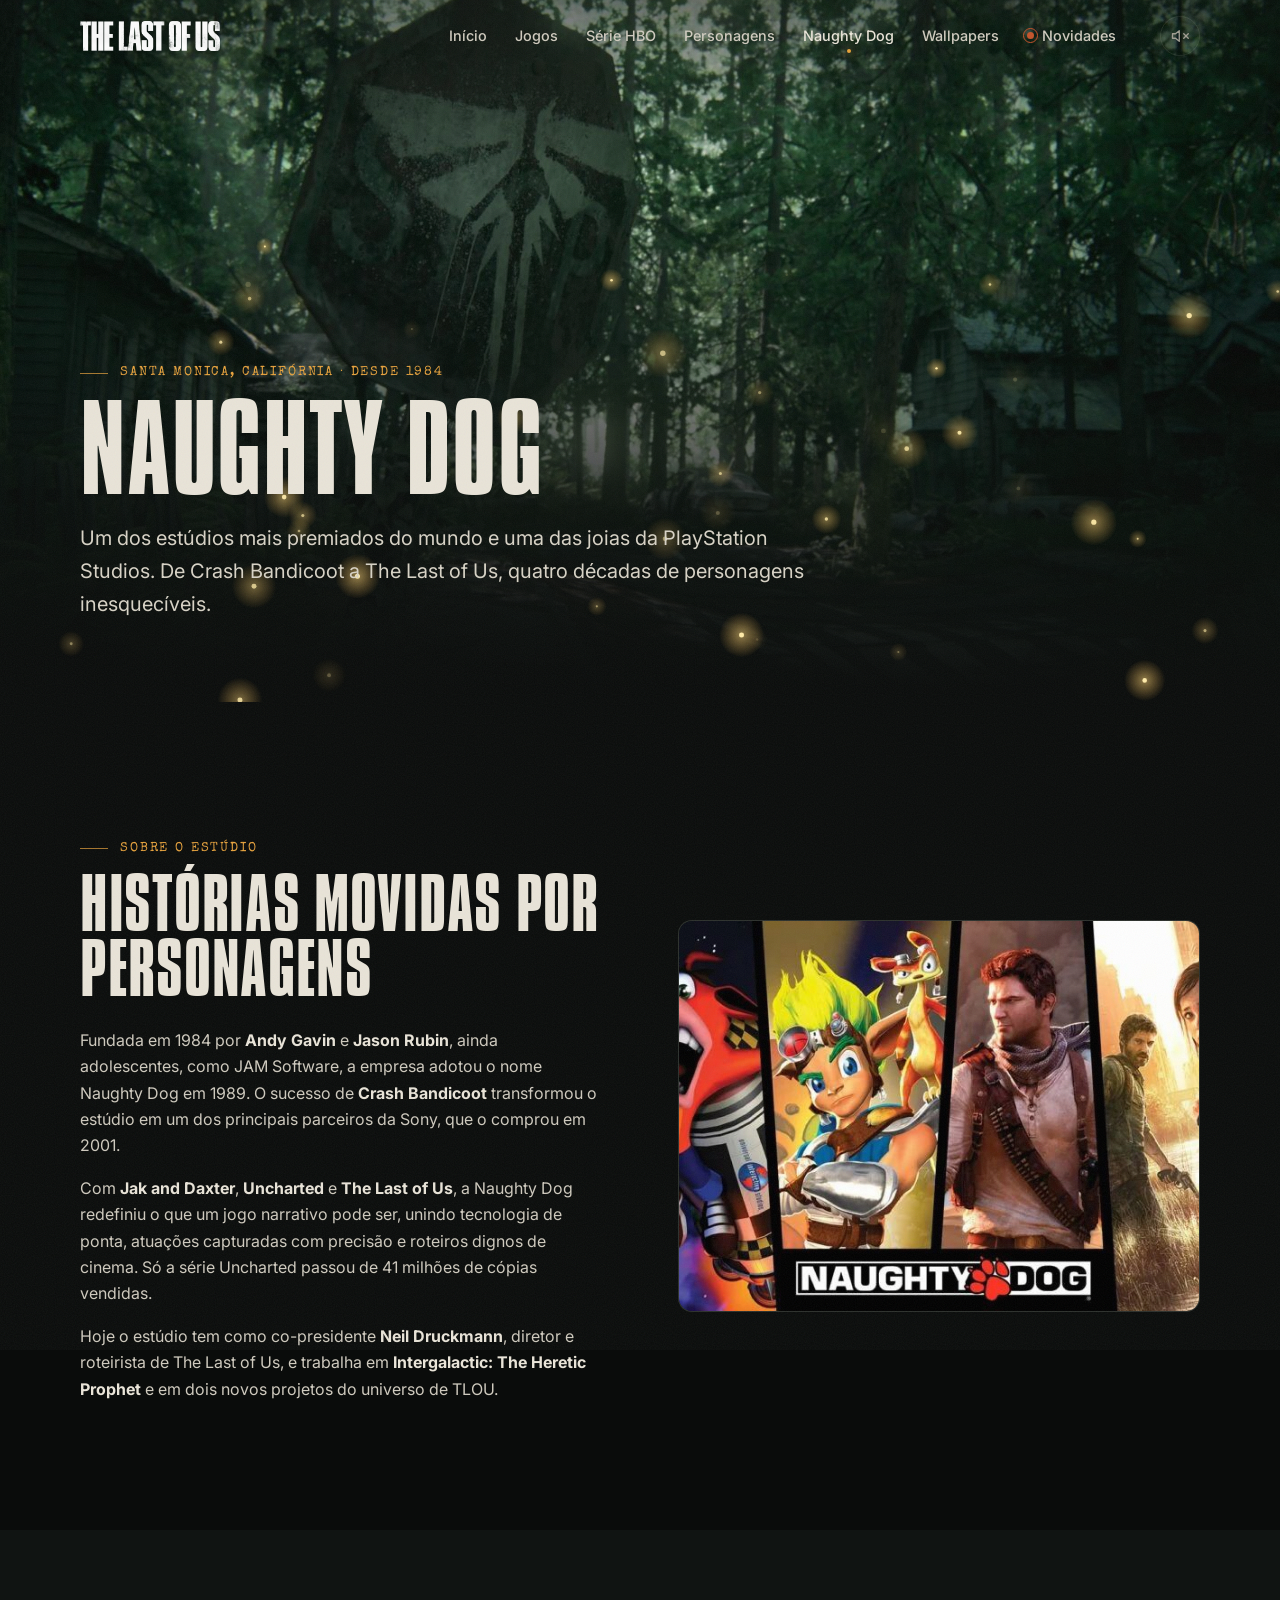
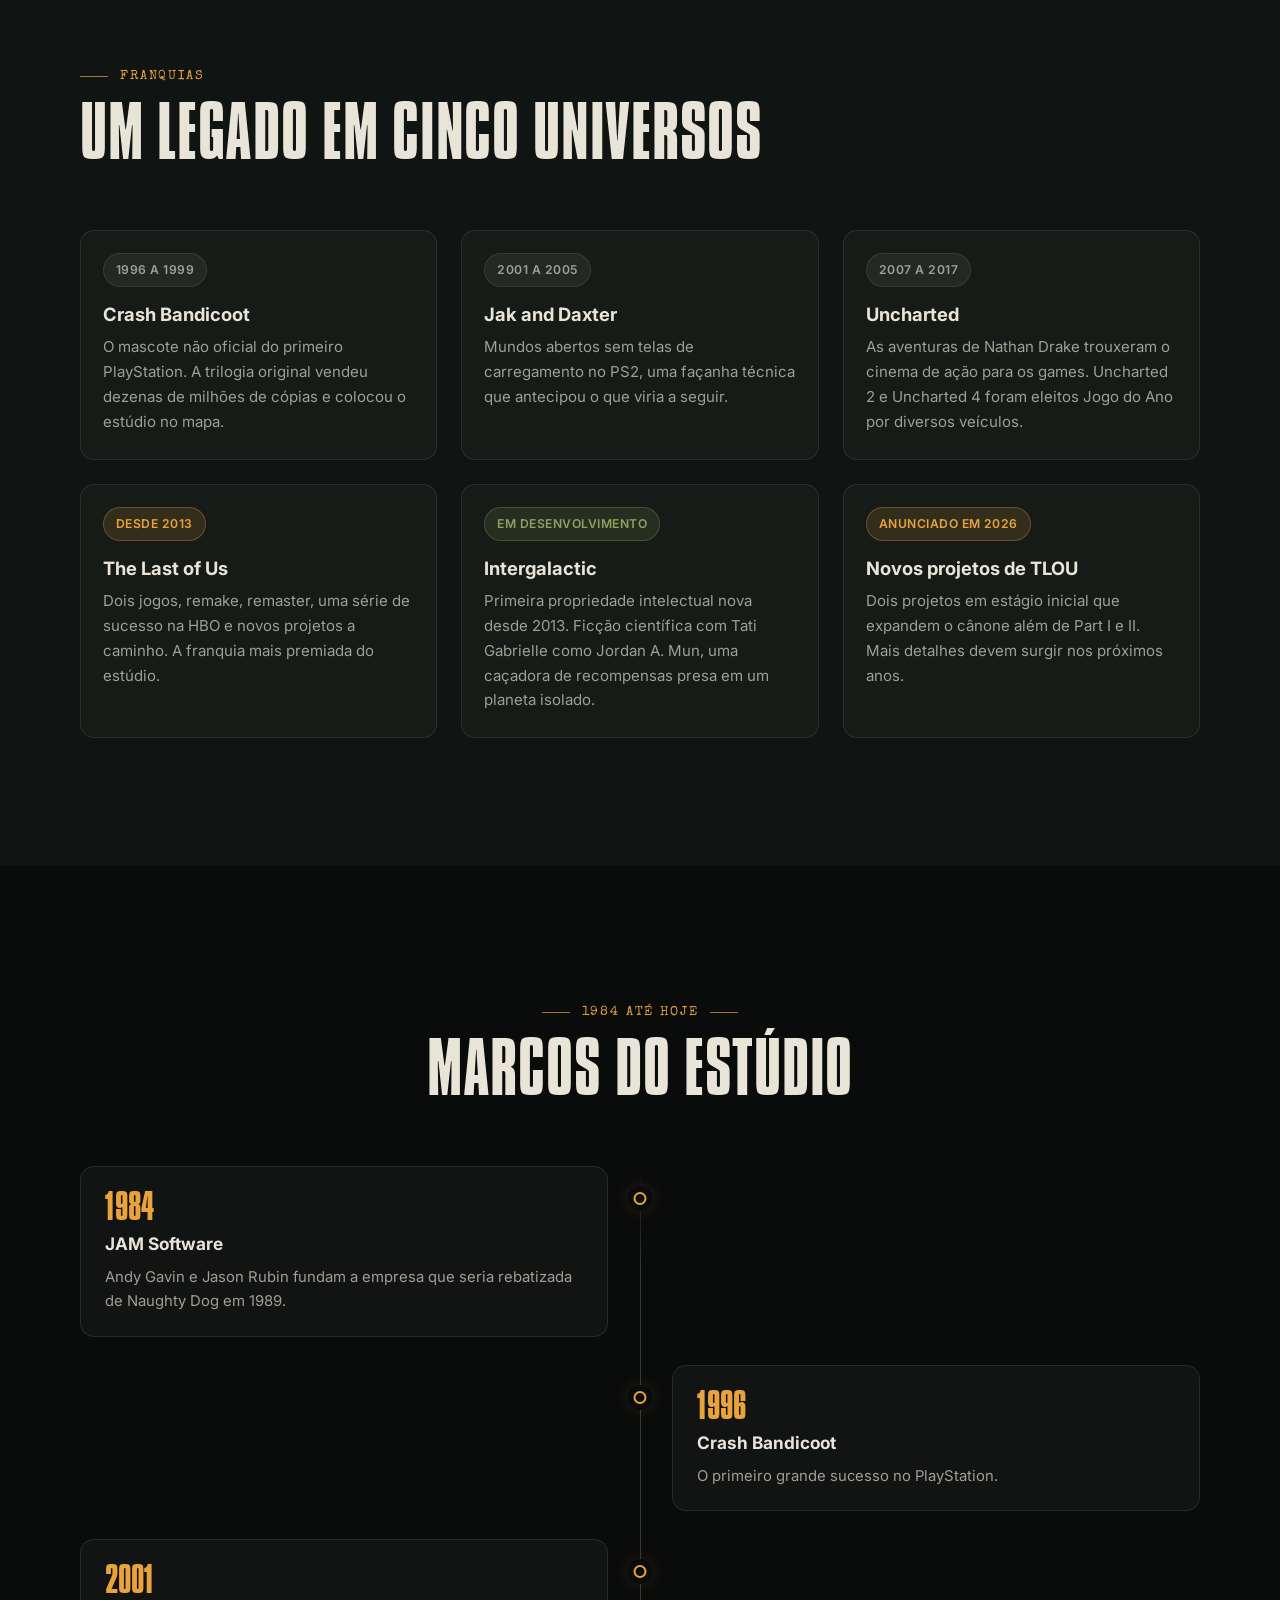
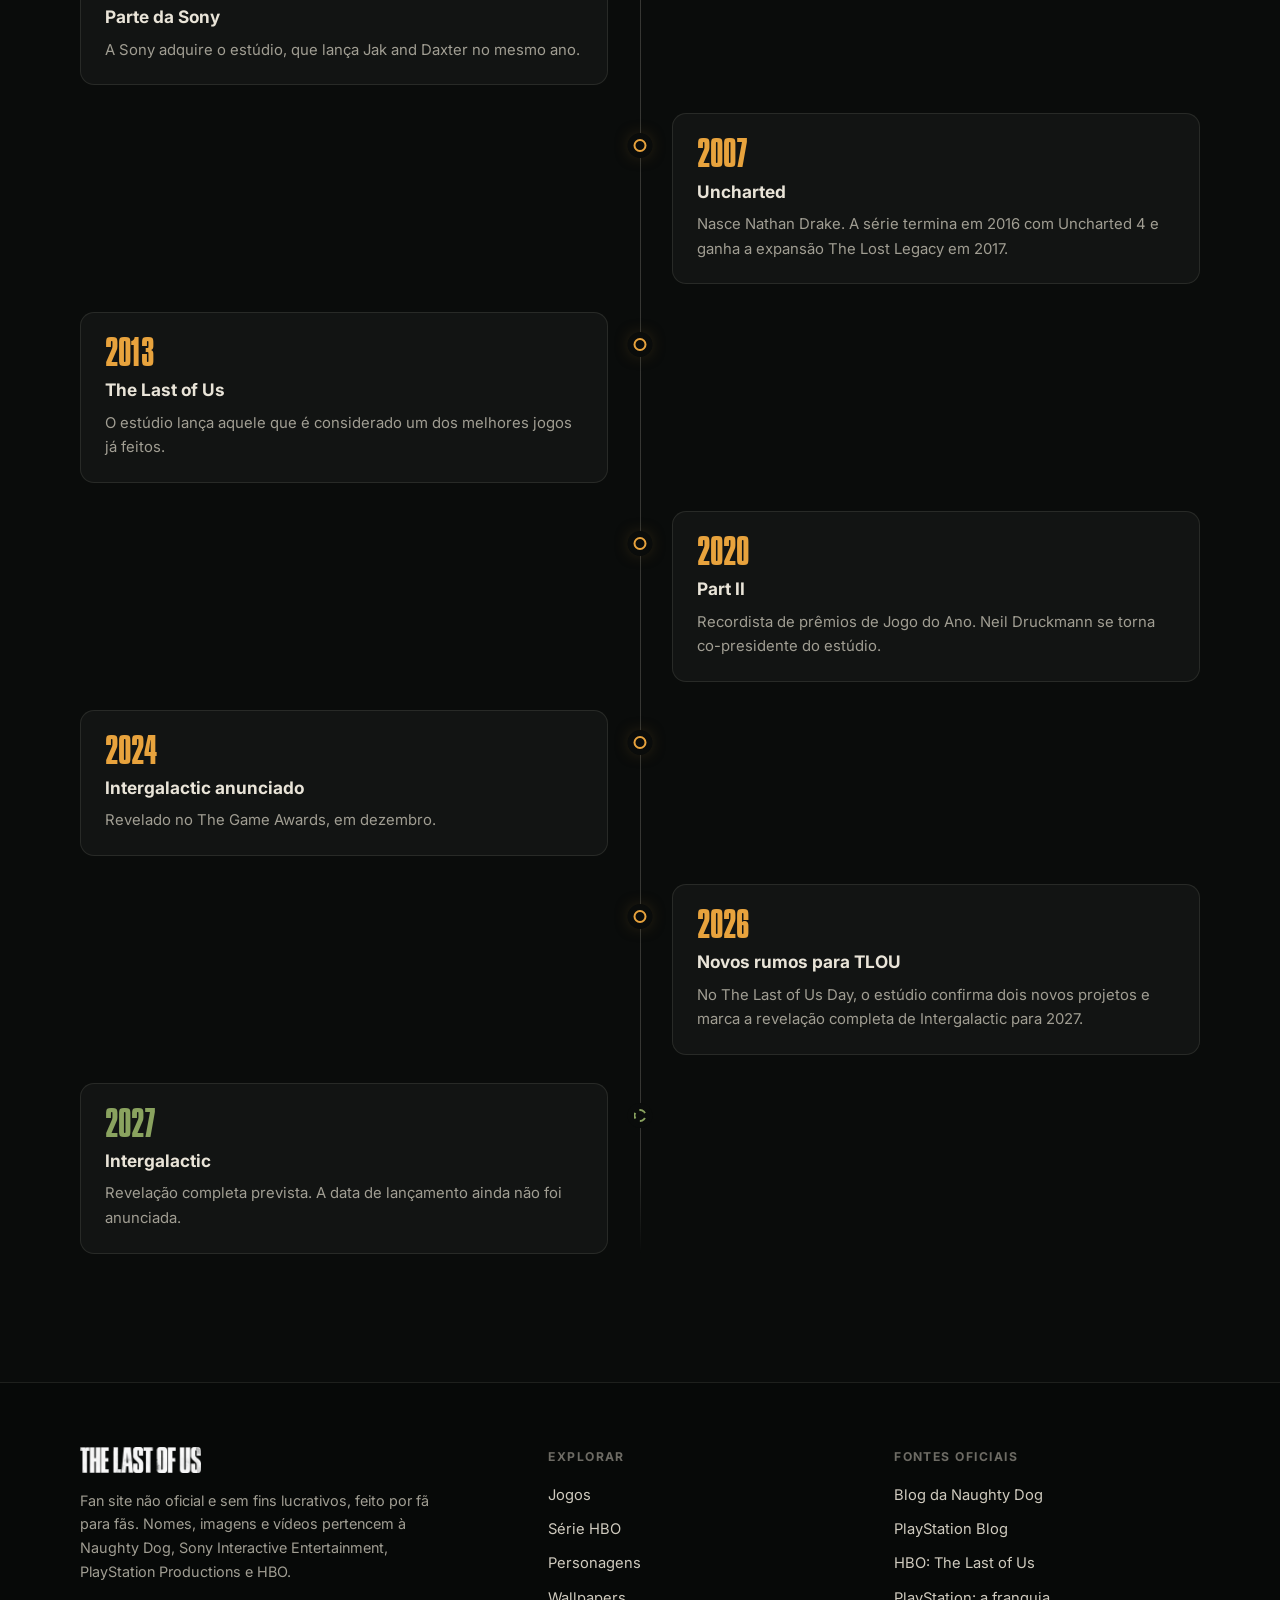
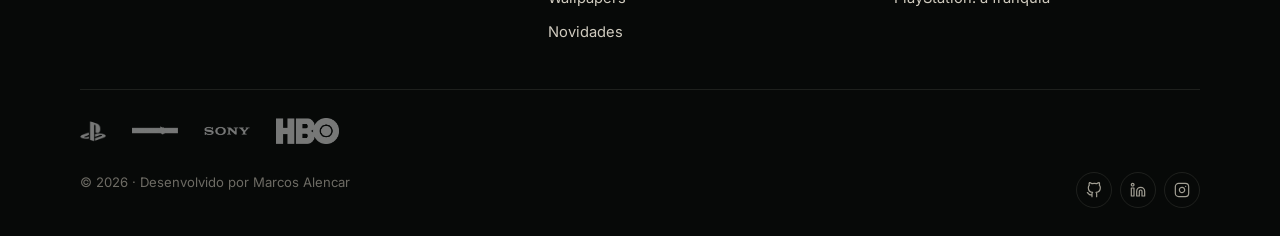
<file: naughtydog.html>
<!DOCTYPE html>
<html lang="pt-BR">
<head>
    <meta charset="UTF-8">
    <meta name="viewport" content="width=device-width, initial-scale=1">
    <title>Naughty Dog | The Last of Us</title>
    <meta name="description" content="A história da Naughty Dog, estúdio criador de Crash Bandicoot, Uncharted e The Last of Us, e o que vem por aí: Intergalactic e novos projetos.">
    <meta name="theme-color" content="#0a0c0b">
    <meta property="og:type" content="website">
    <meta property="og:site_name" content="The Last of Us | Fan Site">
    <meta property="og:title" content="Naughty Dog | The Last of Us">
    <meta property="og:description" content="A história da Naughty Dog, estúdio criador de Crash Bandicoot, Uncharted e The Last of Us, e o que vem por aí: Intergalactic e novos projetos.">
    <meta property="og:image" content="https://marcosalencargarcia.github.io/projeto-tlou/assets/img/hero/naughtydog.jpg">
    <meta name="twitter:card" content="summary_large_image">
    <link rel="icon" href="assets/img/favicon/favicon.ico" sizes="any">
    <link rel="icon" type="image/png" sizes="32x32" href="assets/img/favicon/favicon-32x32.png">
    <link rel="apple-touch-icon" href="assets/img/favicon/apple-touch-icon.png">
    <link rel="manifest" href="assets/img/favicon/site.webmanifest">
    <link rel="preconnect" href="https://fonts.googleapis.com">
    <link rel="preconnect" href="https://fonts.gstatic.com" crossorigin>
    <link rel="stylesheet" href="https://fonts.googleapis.com/css2?family=Inter:wght@400;500;600;700&family=Special+Elite&display=swap">
    <link rel="stylesheet" href="assets/css/style.css">
</head>
<body data-page="naughtydog">
    <a class="skip-link" href="#conteudo">Pular para o conteúdo</a>
    <div class="grain" aria-hidden="true"></div>

    <header class="site-header">
        <div class="container header-inner">
            <a class="brand" href="index.html" aria-label="The Last of Us, página inicial">
                <img src="assets/img/logo.png" alt="The Last of Us" width="136" height="30">
            </a>
            <nav class="nav" id="nav" aria-label="Principal">
                <ul class="nav-list">
                    <li><a class="nav-link" href="index.html">Início</a></li>
                    <li><a class="nav-link" href="jogos.html">Jogos</a></li>
                    <li><a class="nav-link" href="serie.html">Série HBO</a></li>
                    <li><a class="nav-link" href="personagens.html">Personagens</a></li>
                    <li><a class="nav-link" href="naughtydog.html" aria-current="page">Naughty Dog</a></li>
                    <li><a class="nav-link" href="wallpapers.html">Wallpapers</a></li>
                    <li><a class="nav-link" href="noticias.html"><span class="live-dot" aria-hidden="true"></span>Novidades</a></li>
                </ul>
            </nav>
            <div class="header-tools">
                <button class="icon-btn" data-sound-toggle aria-pressed="false" aria-label="Ativar efeitos sonoros" title="Efeitos sonoros">
                    <svg class="icon-sound-on" viewBox="0 0 24 24" fill="none" stroke="currentColor" stroke-width="1.8" stroke-linecap="round" stroke-linejoin="round"><path d="M11 5 6 9H2v6h4l5 4V5z"/><path d="M15.5 8.5a5 5 0 0 1 0 7"/><path d="M19 5a10 10 0 0 1 0 14"/></svg>
                    <svg class="icon-sound-off" viewBox="0 0 24 24" fill="none" stroke="currentColor" stroke-width="1.8" stroke-linecap="round" stroke-linejoin="round"><path d="M11 5 6 9H2v6h4l5 4V5z"/><path d="m23 9-6 6"/><path d="m17 9 6 6"/></svg>
                </button>
                <button class="icon-btn menu-btn" aria-expanded="false" aria-controls="nav" aria-label="Abrir menu">
                    <div><span></span><span></span><span></span></div>
                </button>
            </div>
        </div>
    </header>

    <main id="conteudo">
        <section class="hero hero--short page-hero">
            <div class="hero-media" aria-hidden="true">
                <div class="hero-slide is-active" style="background-image:url(assets/img/hero/floresta.jpg)"></div>
            </div>
            <canvas id="fireflies" aria-hidden="true"></canvas>
            <div class="container">
                <div class="hero-content">
                    <span class="eyebrow">Santa Monica, Califórnia · desde 1984</span>
                    <h1 class="display h1">Naughty Dog</h1>
                    <p class="lead">Um dos estúdios mais premiados do mundo e uma das joias da PlayStation Studios. De Crash Bandicoot a The Last of Us, quatro décadas de personagens inesquecíveis.</p>
                </div>
            </div>
        </section>

        <section class="section">
            <div class="container">
                <div class="grid grid-2" style="align-items:center; gap: clamp(36px, 6vw, 80px)">
                    <div class="reveal">
                        <span class="eyebrow">Sobre o estúdio</span>
                        <h2 class="display h2">Histórias movidas por personagens</h2>
                        <div class="prose" style="margin-top:24px">
                            <p>Fundada em 1984 por <strong>Andy Gavin</strong> e <strong>Jason Rubin</strong>, ainda adolescentes, como JAM Software, a empresa adotou o nome Naughty Dog em 1989. O sucesso de <strong>Crash Bandicoot</strong> transformou o estúdio em um dos principais parceiros da Sony, que o comprou em 2001.</p>
                            <p>Com <strong>Jak and Daxter</strong>, <strong>Uncharted</strong> e <strong>The Last of Us</strong>, a Naughty Dog redefiniu o que um jogo narrativo pode ser, unindo tecnologia de ponta, atuações capturadas com precisão e roteiros dignos de cinema. Só a série Uncharted passou de 41 milhões de cópias vendidas.</p>
                            <p>Hoje o estúdio tem como co-presidente <strong>Neil Druckmann</strong>, diretor e roteirista de The Last of Us, e trabalha em <strong>Intergalactic: The Heretic Prophet</strong> e em dois novos projetos do universo de TLOU.</p>
                        </div>
                    </div>
                    <div class="reveal" data-delay="2">
                        <div class="card" style="transform:none">
                            <div class="card-media" style="aspect-ratio:4/3"><img src="assets/img/hero/naughtydog.jpg" alt="Naughty Dog" loading="lazy"></div>
                        </div>
                    </div>
                </div>
            </div>
        </section>

        <section class="section section--alt">
            <div class="container">
                <div class="section-head reveal">
                    <span class="eyebrow">Franquias</span>
                    <h2 class="display h2">Um legado em cinco universos</h2>
                </div>
                <div class="grid grid-3">
                    <article class="card reveal"><div class="card-body"><div class="card-meta"><span class="tag">1996 a 1999</span></div><h3>Crash Bandicoot</h3><p>O mascote não oficial do primeiro PlayStation. A trilogia original vendeu dezenas de milhões de cópias e colocou o estúdio no mapa.</p></div></article>
                    <article class="card reveal" data-delay="1"><div class="card-body"><div class="card-meta"><span class="tag">2001 a 2005</span></div><h3>Jak and Daxter</h3><p>Mundos abertos sem telas de carregamento no PS2, uma façanha técnica que antecipou o que viria a seguir.</p></div></article>
                    <article class="card reveal" data-delay="2"><div class="card-body"><div class="card-meta"><span class="tag">2007 a 2017</span></div><h3>Uncharted</h3><p>As aventuras de Nathan Drake trouxeram o cinema de ação para os games. Uncharted 2 e Uncharted 4 foram eleitos Jogo do Ano por diversos veículos.</p></div></article>
                    <article class="card reveal"><div class="card-body"><div class="card-meta"><span class="tag tag--amber">Desde 2013</span></div><h3>The Last of Us</h3><p>Dois jogos, remake, remaster, uma série de sucesso na HBO e novos projetos a caminho. A franquia mais premiada do estúdio.</p></div></article>
                    <article class="card reveal" data-delay="1"><div class="card-body"><div class="card-meta"><span class="tag tag--moss">Em desenvolvimento</span></div><h3>Intergalactic</h3><p>Primeira propriedade intelectual nova desde 2013. Ficção científica com Tati Gabrielle como Jordan A. Mun, uma caçadora de recompensas presa em um planeta isolado.</p></div></article>
                    <article class="card reveal" data-delay="2"><div class="card-body"><div class="card-meta"><span class="tag tag--amber">Anunciado em 2026</span></div><h3>Novos projetos de TLOU</h3><p>Dois projetos em estágio inicial que expandem o cânone além de Part I e II. Mais detalhes devem surgir nos próximos anos.</p></div></article>
                </div>
            </div>
        </section>

        <section class="section">
            <div class="container">
                <div class="section-head section-head--center reveal">
                    <span class="eyebrow">1984 até hoje</span>
                    <h2 class="display h2">Marcos do estúdio</h2>
                </div>
                <div class="timeline">
                    <div class="tl-item reveal"><div class="tl-card"><div class="tl-year">1984</div><h3>JAM Software</h3><p>Andy Gavin e Jason Rubin fundam a empresa que seria rebatizada de Naughty Dog em 1989.</p></div></div>
                    <div class="tl-item reveal"><div class="tl-card"><div class="tl-year">1996</div><h3>Crash Bandicoot</h3><p>O primeiro grande sucesso no PlayStation.</p></div></div>
                    <div class="tl-item reveal"><div class="tl-card"><div class="tl-year">2001</div><h3>Parte da Sony</h3><p>A Sony adquire o estúdio, que lança Jak and Daxter no mesmo ano.</p></div></div>
                    <div class="tl-item reveal"><div class="tl-card"><div class="tl-year">2007</div><h3>Uncharted</h3><p>Nasce Nathan Drake. A série termina em 2016 com Uncharted 4 e ganha a expansão The Lost Legacy em 2017.</p></div></div>
                    <div class="tl-item reveal"><div class="tl-card"><div class="tl-year">2013</div><h3>The Last of Us</h3><p>O estúdio lança aquele que é considerado um dos melhores jogos já feitos.</p></div></div>
                    <div class="tl-item reveal"><div class="tl-card"><div class="tl-year">2020</div><h3>Part II</h3><p>Recordista de prêmios de Jogo do Ano. Neil Druckmann se torna co-presidente do estúdio.</p></div></div>
                    <div class="tl-item reveal"><div class="tl-card"><div class="tl-year">2024</div><h3>Intergalactic anunciado</h3><p>Revelado no The Game Awards, em dezembro.</p></div></div>
                    <div class="tl-item reveal"><div class="tl-card"><div class="tl-year">2026</div><h3>Novos rumos para TLOU</h3><p>No The Last of Us Day, o estúdio confirma dois novos projetos e marca a revelação completa de Intergalactic para 2027.</p></div></div>
                    <div class="tl-item is-future reveal"><div class="tl-card"><div class="tl-year">2027</div><h3>Intergalactic</h3><p>Revelação completa prevista. A data de lançamento ainda não foi anunciada.</p></div></div>
                </div>
            </div>
        </section>
    </main>

    <footer class="site-footer">
        <div class="container">
            <div class="footer-grid">
                <div class="footer-brand">
                    <img src="assets/img/logo.png" alt="The Last of Us" width="118" height="26" loading="lazy">
                    <p>Fan site não oficial e sem fins lucrativos, feito por fã para fãs. Nomes, imagens e vídeos pertencem à Naughty Dog, Sony Interactive Entertainment, PlayStation Productions e HBO.</p>
                </div>
                <div class="footer-col">
                    <h4>Explorar</h4>
                    <ul>
                        <li><a href="jogos.html">Jogos</a></li>
                        <li><a href="serie.html">Série HBO</a></li>
                        <li><a href="personagens.html">Personagens</a></li>
                        <li><a href="wallpapers.html">Wallpapers</a></li>
                        <li><a href="noticias.html">Novidades</a></li>
                    </ul>
                </div>
                <div class="footer-col">
                    <h4>Fontes oficiais</h4>
                    <ul>
                        <li><a href="https://www.naughtydog.com/blog" target="_blank" rel="noopener">Blog da Naughty Dog</a></li>
                        <li><a href="https://blog.playstation.com/tag/the-last-of-us/" target="_blank" rel="noopener">PlayStation Blog</a></li>
                        <li><a href="https://www.hbo.com/the-last-of-us" target="_blank" rel="noopener">HBO: The Last of Us</a></li>
                        <li><a href="https://www.playstation.com/pt-br/the-last-of-us/" target="_blank" rel="noopener">PlayStation: a franquia</a></li>
                    </ul>
                </div>
            </div>
            <div class="partners" aria-label="Empresas responsáveis pela franquia">
                <a href="https://www.playstation.com/pt-br/" target="_blank" rel="noopener"><img src="imagens/logo-playstation.png" alt="PlayStation" loading="lazy"></a>
                <a href="https://www.naughtydog.com/" target="_blank" rel="noopener"><img src="imagens/logo-Naughty-Dog.png" alt="Naughty Dog" loading="lazy"></a>
                <a href="https://www.sony.com/" target="_blank" rel="noopener"><img src="imagens/logo-sony.png" alt="Sony" loading="lazy"></a>
                <a href="https://www.hbo.com/" target="_blank" rel="noopener"><img src="imagens/logo-hbo.png" alt="HBO" loading="lazy"></a>
            </div>
            <div class="footer-bottom">
                <span>© <span data-year>2026</span> · Desenvolvido por Marcos Alencar</span>
                <div class="socials">
                    <a href="https://github.com/marcosalencargarcia" target="_blank" rel="noopener" aria-label="GitHub"><svg viewBox="0 0 24 24" fill="none" stroke="currentColor" stroke-width="1.8" stroke-linecap="round" stroke-linejoin="round"><path d="M9 19c-5 1.5-5-2.5-7-3m14 6v-3.87a3.37 3.37 0 0 0-.94-2.61c3.14-.35 6.44-1.54 6.44-7A5.44 5.44 0 0 0 20 4.77 5.07 5.07 0 0 0 19.91 1S18.73.65 16 2.48a13.38 13.38 0 0 0-7 0C6.27.65 5.09 1 5.09 1A5.07 5.07 0 0 0 5 4.77a5.44 5.44 0 0 0-1.5 3.78c0 5.42 3.3 6.61 6.44 7A3.37 3.37 0 0 0 9 18.13V22"/></svg></a>
                    <a href="https://www.linkedin.com/in/marcos-antonio-alencar-garcia-902617137/" target="_blank" rel="noopener" aria-label="LinkedIn"><svg viewBox="0 0 24 24" fill="none" stroke="currentColor" stroke-width="1.8" stroke-linecap="round" stroke-linejoin="round"><path d="M16 8a6 6 0 0 1 6 6v7h-4v-7a2 2 0 0 0-4 0v7h-4v-7a6 6 0 0 1 6-6z"/><rect x="2" y="9" width="4" height="12"/><circle cx="4" cy="4" r="2"/></svg></a>
                    <a href="https://www.instagram.com/quinhos_ag/" target="_blank" rel="noopener" aria-label="Instagram"><svg viewBox="0 0 24 24" fill="none" stroke="currentColor" stroke-width="1.8" stroke-linecap="round" stroke-linejoin="round"><rect x="2" y="2" width="20" height="20" rx="5"/><path d="M16 11.37A4 4 0 1 1 12.63 8 4 4 0 0 1 16 11.37z"/><path d="M17.5 6.5h.01"/></svg></a>
                </div>
            </div>
        </div>
    </footer>
    <script src="assets/js/main.js"></script>
</body>
</html>
</file>
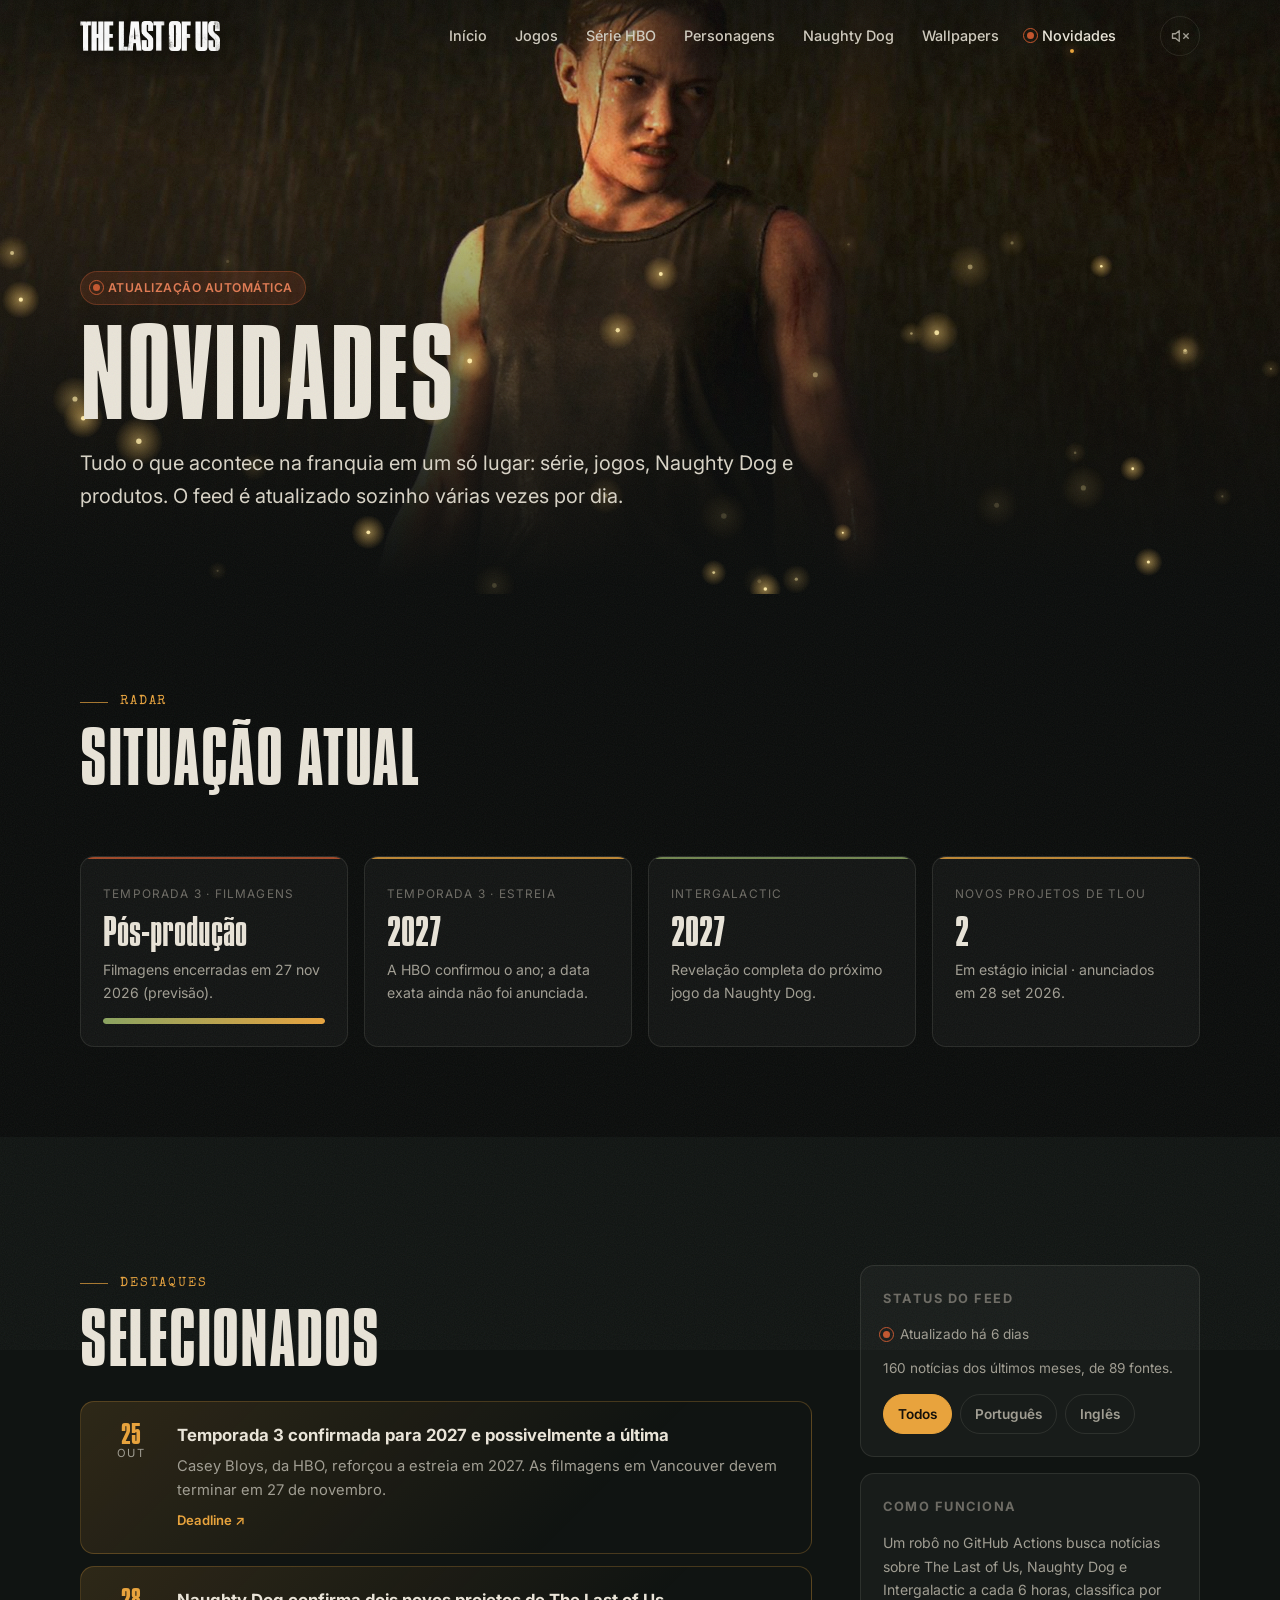
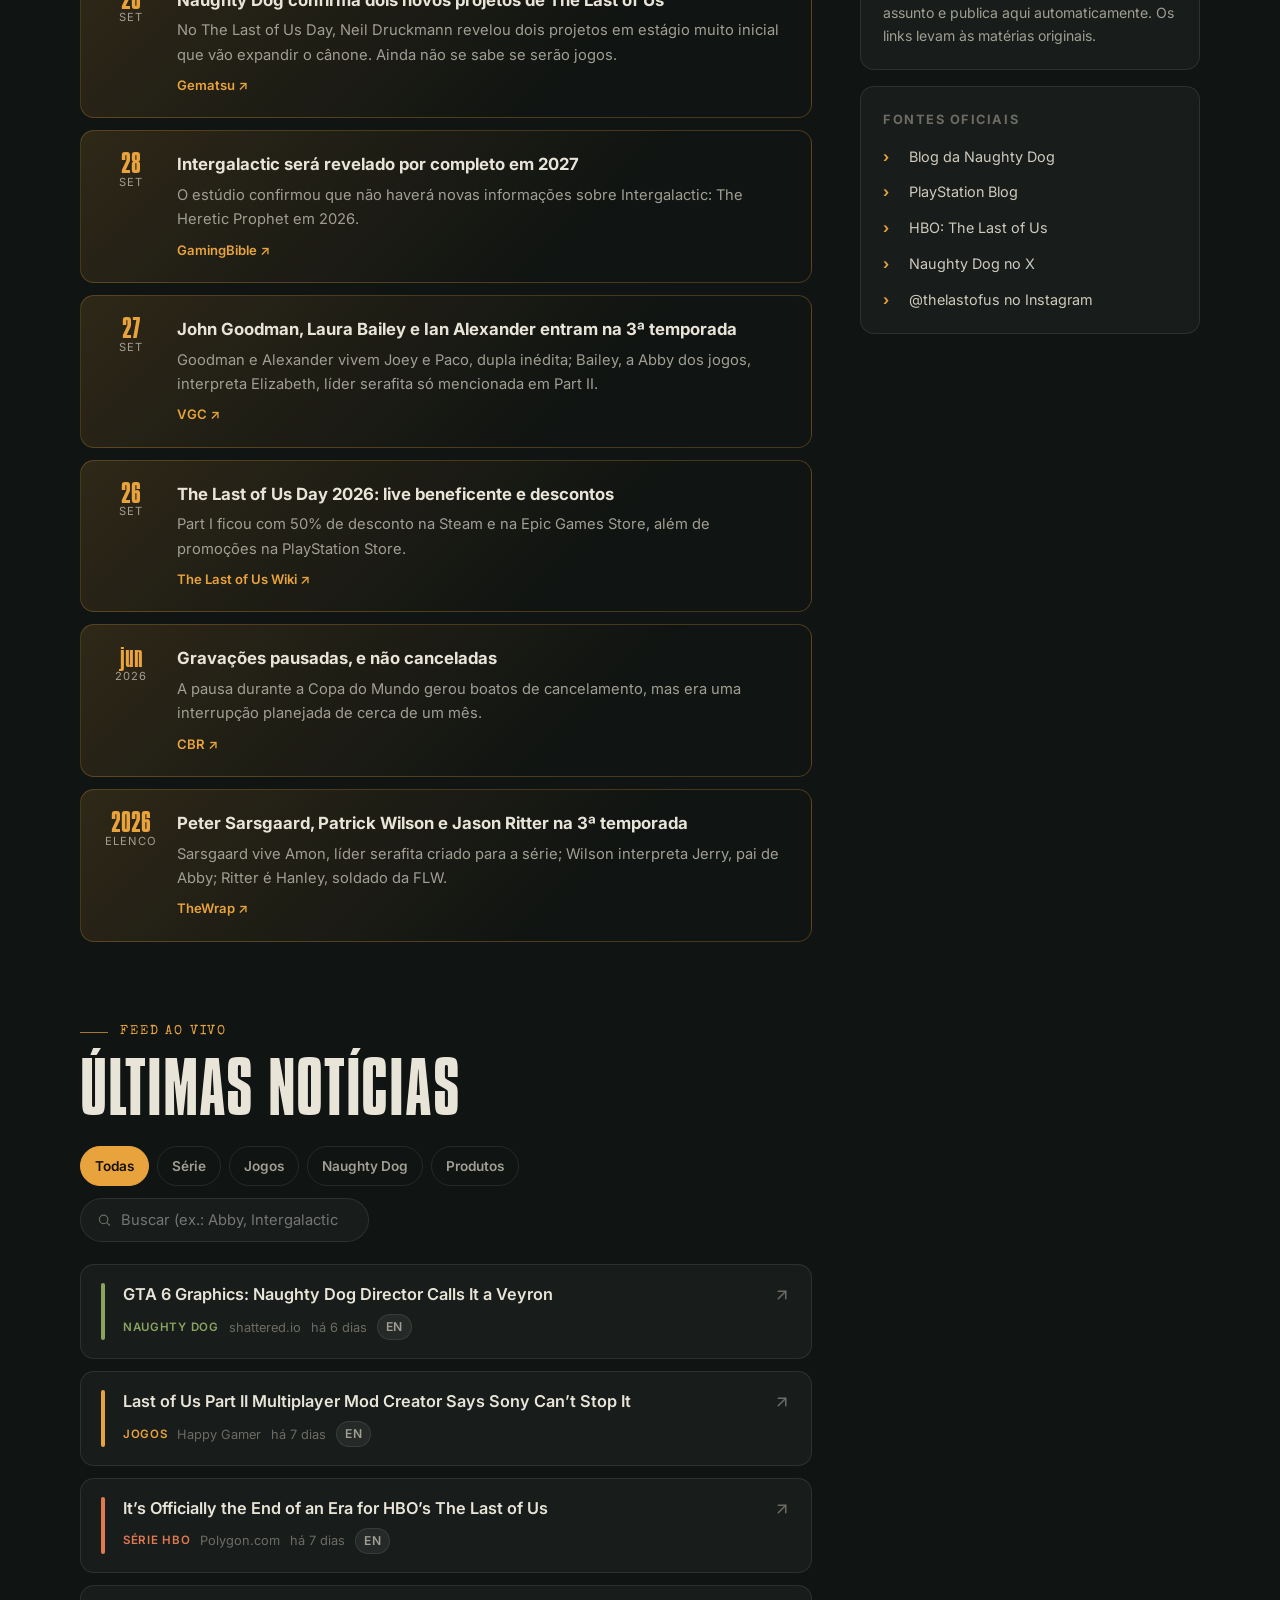
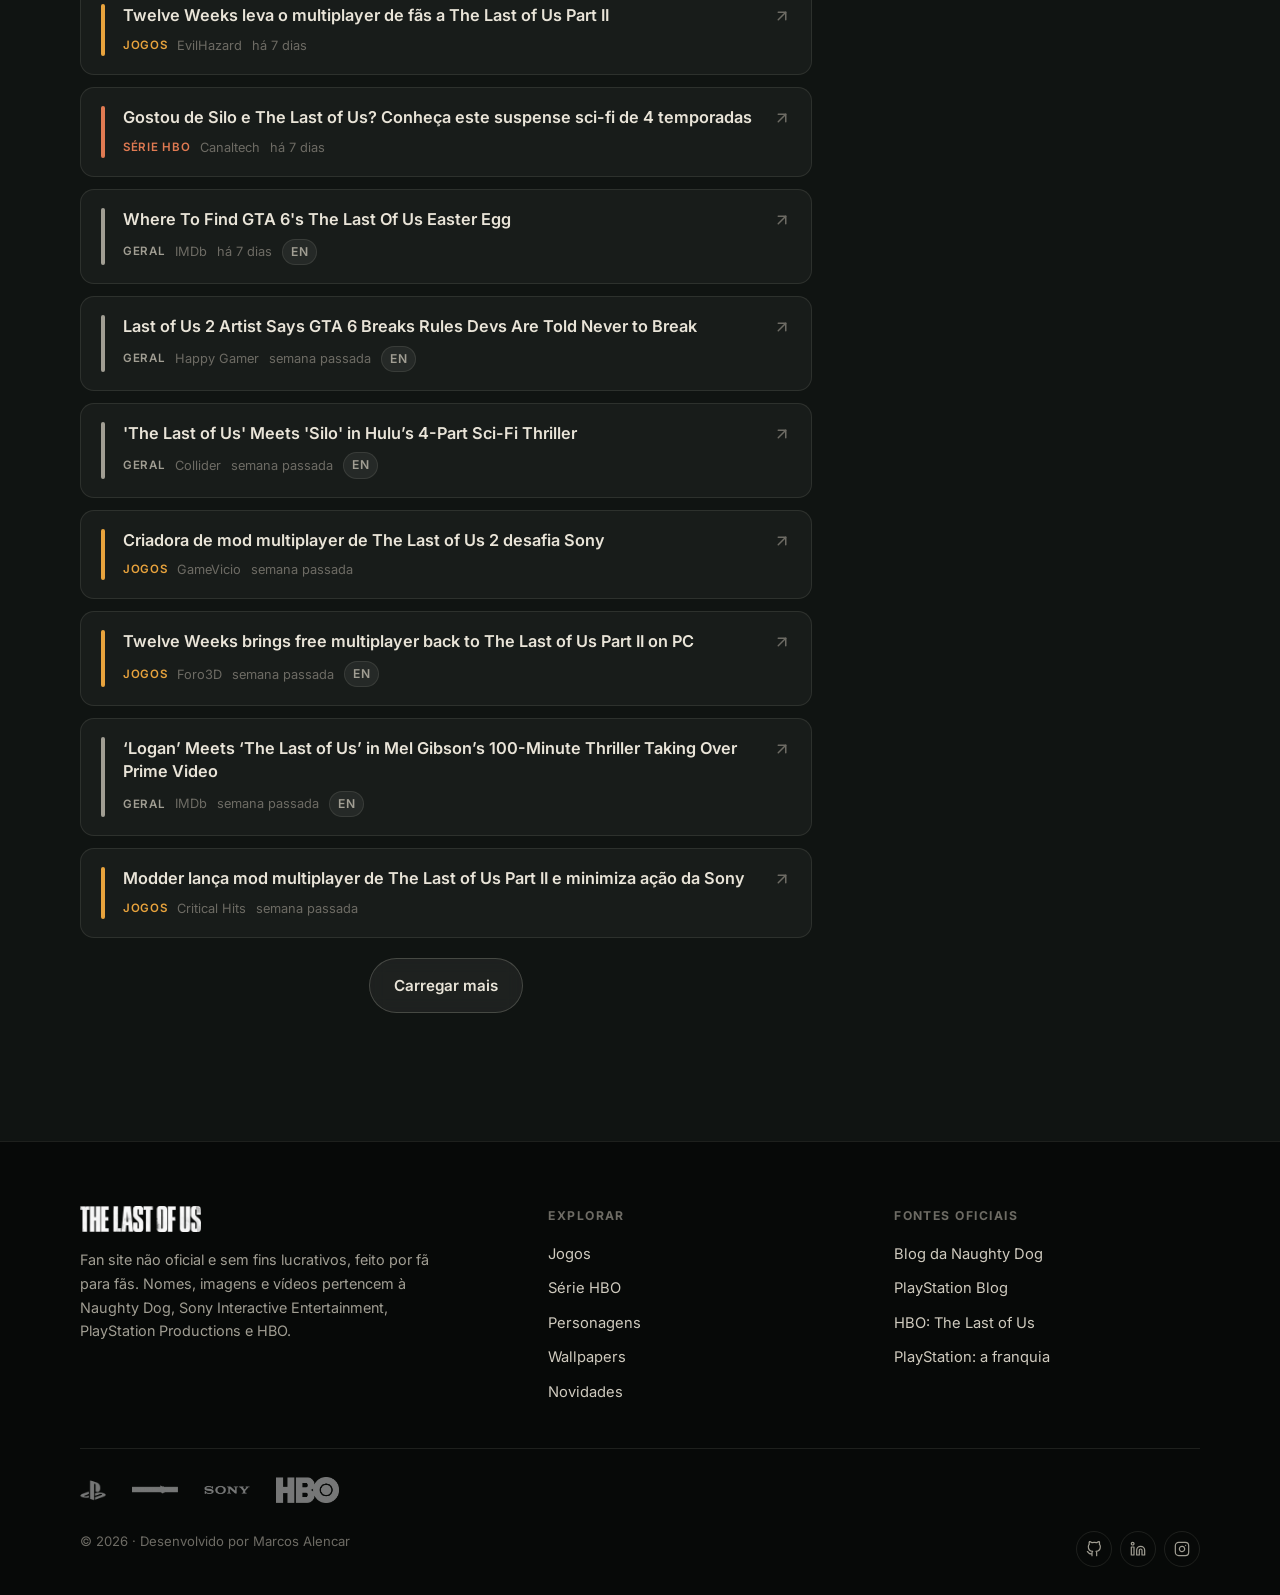
<file: noticias.html>
<!DOCTYPE html>
<html lang="pt-BR">
<head>
    <meta charset="UTF-8">
    <meta name="viewport" content="width=device-width, initial-scale=1">
    <title>Novidades | The Last of Us</title>
    <meta name="description" content="Novidades e atualizações de The Last of Us: série da HBO, jogos, Naughty Dog e produtos. Feed atualizado automaticamente várias vezes ao dia.">
    <meta name="theme-color" content="#0a0c0b">
    <meta property="og:type" content="website">
    <meta property="og:site_name" content="The Last of Us | Fan Site">
    <meta property="og:title" content="Novidades | The Last of Us">
    <meta property="og:description" content="Novidades e atualizações de The Last of Us: série da HBO, jogos, Naughty Dog e produtos. Feed atualizado automaticamente várias vezes ao dia.">
    <meta property="og:image" content="https://marcosalencargarcia.github.io/projeto-tlou/assets/img/hero/abby.jpg">
    <meta name="twitter:card" content="summary_large_image">
    <link rel="icon" href="assets/img/favicon/favicon.ico" sizes="any">
    <link rel="icon" type="image/png" sizes="32x32" href="assets/img/favicon/favicon-32x32.png">
    <link rel="apple-touch-icon" href="assets/img/favicon/apple-touch-icon.png">
    <link rel="manifest" href="assets/img/favicon/site.webmanifest">
    <link rel="preconnect" href="https://fonts.googleapis.com">
    <link rel="preconnect" href="https://fonts.gstatic.com" crossorigin>
    <link rel="stylesheet" href="https://fonts.googleapis.com/css2?family=Inter:wght@400;500;600;700&family=Special+Elite&display=swap">
    <link rel="stylesheet" href="assets/css/style.css">
</head>
<body data-page="noticias">
    <a class="skip-link" href="#conteudo">Pular para o conteúdo</a>
    <div class="grain" aria-hidden="true"></div>

    <header class="site-header">
        <div class="container header-inner">
            <a class="brand" href="index.html" aria-label="The Last of Us, página inicial">
                <img src="assets/img/logo.png" alt="The Last of Us" width="136" height="30">
            </a>
            <nav class="nav" id="nav" aria-label="Principal">
                <ul class="nav-list">
                    <li><a class="nav-link" href="index.html">Início</a></li>
                    <li><a class="nav-link" href="jogos.html">Jogos</a></li>
                    <li><a class="nav-link" href="serie.html">Série HBO</a></li>
                    <li><a class="nav-link" href="personagens.html">Personagens</a></li>
                    <li><a class="nav-link" href="naughtydog.html">Naughty Dog</a></li>
                    <li><a class="nav-link" href="wallpapers.html">Wallpapers</a></li>
                    <li><a class="nav-link" href="noticias.html" aria-current="page"><span class="live-dot" aria-hidden="true"></span>Novidades</a></li>
                </ul>
            </nav>
            <div class="header-tools">
                <button class="icon-btn" data-sound-toggle aria-pressed="false" aria-label="Ativar efeitos sonoros" title="Efeitos sonoros">
                    <svg class="icon-sound-on" viewBox="0 0 24 24" fill="none" stroke="currentColor" stroke-width="1.8" stroke-linecap="round" stroke-linejoin="round"><path d="M11 5 6 9H2v6h4l5 4V5z"/><path d="M15.5 8.5a5 5 0 0 1 0 7"/><path d="M19 5a10 10 0 0 1 0 14"/></svg>
                    <svg class="icon-sound-off" viewBox="0 0 24 24" fill="none" stroke="currentColor" stroke-width="1.8" stroke-linecap="round" stroke-linejoin="round"><path d="M11 5 6 9H2v6h4l5 4V5z"/><path d="m23 9-6 6"/><path d="m17 9 6 6"/></svg>
                </button>
                <button class="icon-btn menu-btn" aria-expanded="false" aria-controls="nav" aria-label="Abrir menu">
                    <div><span></span><span></span><span></span></div>
                </button>
            </div>
        </div>
    </header>

    <main id="conteudo">
        <section class="hero hero--short page-hero" style="min-height:66svh">
            <div class="hero-media" aria-hidden="true">
                <div class="hero-slide is-active" style="background-image:url(assets/img/hero/abby.jpg); background-position: 60% center"></div>
            </div>
            <canvas id="fireflies" aria-hidden="true"></canvas>
            <div class="container">
                <div class="hero-content">
                    <div class="tags" style="margin-bottom:18px"><span class="tag tag--rust"><span class="live-dot" aria-hidden="true"></span>Atualização automática</span></div>
                    <h1 class="display h1">Novidades</h1>
                    <p class="lead">Tudo o que acontece na franquia em um só lugar: série, jogos, Naughty Dog e produtos. O feed é atualizado sozinho várias vezes por dia.</p>
                </div>
            </div>
        </section>

        <section class="section section--tight">
            <div class="container">
                <div class="section-head reveal">
                    <span class="eyebrow">Radar</span>
                    <h2 class="display h2">Situação atual</h2>
                </div>
                <div class="radar">
                    <div class="radar-card reveal" style="--accent: var(--rust)">
                        <span class="label">Temporada 3 · filmagens</span>
                        <div class="value" data-shoot-status>Em filmagem</div>
                        <p data-shoot-text>Vancouver · 2 mar a 27 nov 2026</p>
                        <div class="progress" role="progressbar" aria-label="Progresso das filmagens" aria-valuemin="0" aria-valuemax="100"><i data-shoot-bar></i></div>
                    </div>
                    <div class="radar-card reveal" data-delay="1" style="--accent: var(--amber)">
                        <span class="label">Temporada 3 · estreia</span>
                        <div class="value">2027</div>
                        <p>A HBO confirmou o ano; a data exata ainda não foi anunciada.</p>
                    </div>
                    <div class="radar-card reveal" data-delay="2" style="--accent: var(--moss)">
                        <span class="label">Intergalactic</span>
                        <div class="value">2027</div>
                        <p>Revelação completa do próximo jogo da Naughty Dog.</p>
                    </div>
                    <div class="radar-card reveal" data-delay="3" style="--accent: var(--amber)">
                        <span class="label">Novos projetos de TLOU</span>
                        <div class="value">2</div>
                        <p>Em estágio inicial · anunciados em 28 set 2026.</p>
                    </div>
                </div>
            </div>
        </section>

        <section class="section section--alt">
            <div class="container">
                <div class="news-layout">
                    <div>
                        <div class="section-head" style="margin-bottom:28px">
                            <span class="eyebrow">Destaques</span>
                            <h2 class="display h2">Selecionados</h2>
                        </div>
                        <div class="grid" style="gap:12px">
                            <article class="highlight reveal">
                                <time datetime="2026-10-25">25<small>out</small></time>
                                <div>
                                    <h3>Temporada 3 confirmada para 2027 e possivelmente a última</h3>
                                    <p>Casey Bloys, da HBO, reforçou a estreia em 2027. As filmagens em Vancouver devem terminar em 27 de novembro.</p>
                                    <a href="https://deadline.com/feature/the-last-of-us-season-3-news-updates-1236709653/" target="_blank" rel="noopener">Deadline ↗</a>
                                </div>
                            </article>
                            <article class="highlight reveal">
                                <time datetime="2026-09-28">28<small>set</small></time>
                                <div>
                                    <h3>Naughty Dog confirma dois novos projetos de The Last of Us</h3>
                                    <p>No The Last of Us Day, Neil Druckmann revelou dois projetos em estágio muito inicial que vão expandir o cânone. Ainda não se sabe se serão jogos.</p>
                                    <a href="https://www.gematsu.com/2026/09/two-new-the-last-of-us-projects-in-very-early-stages-at-naughty-dog" target="_blank" rel="noopener">Gematsu ↗</a>
                                </div>
                            </article>
                            <article class="highlight reveal">
                                <time datetime="2026-09-28">28<small>set</small></time>
                                <div>
                                    <h3>Intergalactic será revelado por completo em 2027</h3>
                                    <p>O estúdio confirmou que não haverá novas informações sobre Intergalactic: The Heretic Prophet em 2026.</p>
                                    <a href="https://www.gamingbible.com/news/intergalactic-heretic-prophet-guide-834575-20261009" target="_blank" rel="noopener">GamingBible ↗</a>
                                </div>
                            </article>
                            <article class="highlight reveal">
                                <time datetime="2026-09-27">27<small>set</small></time>
                                <div>
                                    <h3>John Goodman, Laura Bailey e Ian Alexander entram na 3ª temporada</h3>
                                    <p>Goodman e Alexander vivem Joey e Paco, dupla inédita; Bailey, a Abby dos jogos, interpreta Elizabeth, líder serafita só mencionada em Part II.</p>
                                    <a href="https://www.videogameschronicle.com/news/season-3-of-the-last-of-us-tv-show-will-add-john-goodman-laura-bailey-and-ian-alexander-to-the-cast/" target="_blank" rel="noopener">VGC ↗</a>
                                </div>
                            </article>
                            <article class="highlight reveal">
                                <time datetime="2026-09-26">26<small>set</small></time>
                                <div>
                                    <h3>The Last of Us Day 2026: live beneficente e descontos</h3>
                                    <p>Part I ficou com 50% de desconto na Steam e na Epic Games Store, além de promoções na PlayStation Store.</p>
                                    <a href="https://thelastofus.fandom.com/wiki/The_Last_of_Us_Day_2026" target="_blank" rel="noopener">The Last of Us Wiki ↗</a>
                                </div>
                            </article>
                            <article class="highlight reveal">
                                <time datetime="2026-06-15">jun<small>2026</small></time>
                                <div>
                                    <h3>Gravações pausadas, e não canceladas</h3>
                                    <p>A pausa durante a Copa do Mundo gerou boatos de cancelamento, mas era uma interrupção planejada de cerca de um mês.</p>
                                    <a href="https://www.cbr.com/hbo-the-last-of-us-season-3-filming-hiatus/" target="_blank" rel="noopener">CBR ↗</a>
                                </div>
                            </article>
                            <article class="highlight reveal">
                                <time datetime="2026-01-01">2026<small>elenco</small></time>
                                <div>
                                    <h3>Peter Sarsgaard, Patrick Wilson e Jason Ritter na 3ª temporada</h3>
                                    <p>Sarsgaard vive Amon, líder serafita criado para a série; Wilson interpreta Jerry, pai de Abby; Ritter é Hanley, soldado da FLW.</p>
                                    <a href="https://www.thewrap.com/media-platforms/tv/the-last-of-us-season-3-cast-patrick-wilson-jason-ritter/" target="_blank" rel="noopener">TheWrap ↗</a>
                                </div>
                            </article>
                        </div>

                        <div class="section-head" style="margin:72px 0 24px">
                            <span class="eyebrow">Feed ao vivo</span>
                            <h2 class="display h2">Últimas notícias</h2>
                        </div>
                        <div class="news-toolbar">
                            <div class="chips" role="group" aria-label="Filtrar por categoria">
                                <button class="chip" data-cat="all" aria-pressed="true">Todas</button>
                                <button class="chip" data-cat="serie" aria-pressed="false">Série</button>
                                <button class="chip" data-cat="jogos" aria-pressed="false">Jogos</button>
                                <button class="chip" data-cat="naughtydog" aria-pressed="false">Naughty Dog</button>
                                <button class="chip" data-cat="produtos" aria-pressed="false">Produtos</button>
                            </div>
                            <label class="search">
                                <svg viewBox="0 0 24 24" fill="none" stroke="currentColor" stroke-width="2" stroke-linecap="round"><circle cx="11" cy="11" r="7"/><path d="m21 21-4.3-4.3"/></svg>
                                <span class="sr-only">Buscar notícias</span>
                                <input type="search" placeholder="Buscar (ex.: Abby, Intergalactic)" data-news-search>
                            </label>
                        </div>
                        <div class="news-list" data-news-list aria-live="polite">
                            <div class="skeleton"></div><div class="skeleton"></div><div class="skeleton"></div>
                        </div>
                        <div class="news-more"><button class="btn btn--ghost" data-news-more hidden>Carregar mais</button></div>
                    </div>

                    <aside class="side-panel">
                        <div class="panel">
                            <h3>Status do feed</h3>
                            <div class="updated"><span class="live-dot" aria-hidden="true"></span><span data-news-updated>Carregando…</span></div>
                            <p class="muted" style="font-size:.85rem; margin-top:12px" data-news-total></p>
                            <div class="chips" style="margin-top:14px" role="group" aria-label="Idioma">
                                <button class="chip" data-lang="all" aria-pressed="true">Todos</button>
                                <button class="chip" data-lang="pt" aria-pressed="false">Português</button>
                                <button class="chip" data-lang="en" aria-pressed="false">Inglês</button>
                            </div>
                        </div>
                        <div class="panel">
                            <h3>Como funciona</h3>
                            <p class="muted" style="font-size:.88rem">Um robô no GitHub Actions busca notícias sobre The Last of Us, Naughty Dog e Intergalactic a cada 6 horas, classifica por assunto e publica aqui automaticamente. Os links levam às matérias originais.</p>
                        </div>
                        <div class="panel">
                            <h3>Fontes oficiais</h3>
                            <ul>
                                <li><a href="https://www.naughtydog.com/blog" target="_blank" rel="noopener">Blog da Naughty Dog</a></li>
                                <li><a href="https://blog.playstation.com/tag/the-last-of-us/" target="_blank" rel="noopener">PlayStation Blog</a></li>
                                <li><a href="https://www.hbo.com/the-last-of-us" target="_blank" rel="noopener">HBO: The Last of Us</a></li>
                                <li><a href="https://x.com/Naughty_Dog" target="_blank" rel="noopener">Naughty Dog no X</a></li>
                                <li><a href="https://www.instagram.com/thelastofus/" target="_blank" rel="noopener">@thelastofus no Instagram</a></li>
                            </ul>
                        </div>
                    </aside>
                </div>
            </div>
        </section>
    </main>

    <footer class="site-footer">
        <div class="container">
            <div class="footer-grid">
                <div class="footer-brand">
                    <img src="assets/img/logo.png" alt="The Last of Us" width="118" height="26" loading="lazy">
                    <p>Fan site não oficial e sem fins lucrativos, feito por fã para fãs. Nomes, imagens e vídeos pertencem à Naughty Dog, Sony Interactive Entertainment, PlayStation Productions e HBO.</p>
                </div>
                <div class="footer-col">
                    <h4>Explorar</h4>
                    <ul>
                        <li><a href="jogos.html">Jogos</a></li>
                        <li><a href="serie.html">Série HBO</a></li>
                        <li><a href="personagens.html">Personagens</a></li>
                        <li><a href="wallpapers.html">Wallpapers</a></li>
                        <li><a href="noticias.html">Novidades</a></li>
                    </ul>
                </div>
                <div class="footer-col">
                    <h4>Fontes oficiais</h4>
                    <ul>
                        <li><a href="https://www.naughtydog.com/blog" target="_blank" rel="noopener">Blog da Naughty Dog</a></li>
                        <li><a href="https://blog.playstation.com/tag/the-last-of-us/" target="_blank" rel="noopener">PlayStation Blog</a></li>
                        <li><a href="https://www.hbo.com/the-last-of-us" target="_blank" rel="noopener">HBO: The Last of Us</a></li>
                        <li><a href="https://www.playstation.com/pt-br/the-last-of-us/" target="_blank" rel="noopener">PlayStation: a franquia</a></li>
                    </ul>
                </div>
            </div>
            <div class="partners" aria-label="Empresas responsáveis pela franquia">
                <a href="https://www.playstation.com/pt-br/" target="_blank" rel="noopener"><img src="imagens/logo-playstation.png" alt="PlayStation" loading="lazy"></a>
                <a href="https://www.naughtydog.com/" target="_blank" rel="noopener"><img src="imagens/logo-Naughty-Dog.png" alt="Naughty Dog" loading="lazy"></a>
                <a href="https://www.sony.com/" target="_blank" rel="noopener"><img src="imagens/logo-sony.png" alt="Sony" loading="lazy"></a>
                <a href="https://www.hbo.com/" target="_blank" rel="noopener"><img src="imagens/logo-hbo.png" alt="HBO" loading="lazy"></a>
            </div>
            <div class="footer-bottom">
                <span>© <span data-year>2026</span> · Desenvolvido por Marcos Alencar</span>
                <div class="socials">
                    <a href="https://github.com/marcosalencargarcia" target="_blank" rel="noopener" aria-label="GitHub"><svg viewBox="0 0 24 24" fill="none" stroke="currentColor" stroke-width="1.8" stroke-linecap="round" stroke-linejoin="round"><path d="M9 19c-5 1.5-5-2.5-7-3m14 6v-3.87a3.37 3.37 0 0 0-.94-2.61c3.14-.35 6.44-1.54 6.44-7A5.44 5.44 0 0 0 20 4.77 5.07 5.07 0 0 0 19.91 1S18.73.65 16 2.48a13.38 13.38 0 0 0-7 0C6.27.65 5.09 1 5.09 1A5.07 5.07 0 0 0 5 4.77a5.44 5.44 0 0 0-1.5 3.78c0 5.42 3.3 6.61 6.44 7A3.37 3.37 0 0 0 9 18.13V22"/></svg></a>
                    <a href="https://www.linkedin.com/in/marcos-antonio-alencar-garcia-902617137/" target="_blank" rel="noopener" aria-label="LinkedIn"><svg viewBox="0 0 24 24" fill="none" stroke="currentColor" stroke-width="1.8" stroke-linecap="round" stroke-linejoin="round"><path d="M16 8a6 6 0 0 1 6 6v7h-4v-7a2 2 0 0 0-4 0v7h-4v-7a6 6 0 0 1 6-6z"/><rect x="2" y="9" width="4" height="12"/><circle cx="4" cy="4" r="2"/></svg></a>
                    <a href="https://www.instagram.com/quinhos_ag/" target="_blank" rel="noopener" aria-label="Instagram"><svg viewBox="0 0 24 24" fill="none" stroke="currentColor" stroke-width="1.8" stroke-linecap="round" stroke-linejoin="round"><rect x="2" y="2" width="20" height="20" rx="5"/><path d="M16 11.37A4 4 0 1 1 12.63 8 4 4 0 0 1 16 11.37z"/><path d="M17.5 6.5h.01"/></svg></a>
                </div>
            </div>
        </div>
    </footer>
    <script src="assets/js/main.js"></script>
    <script src="assets/js/noticias.js"></script>
</body>
</html>
</file>
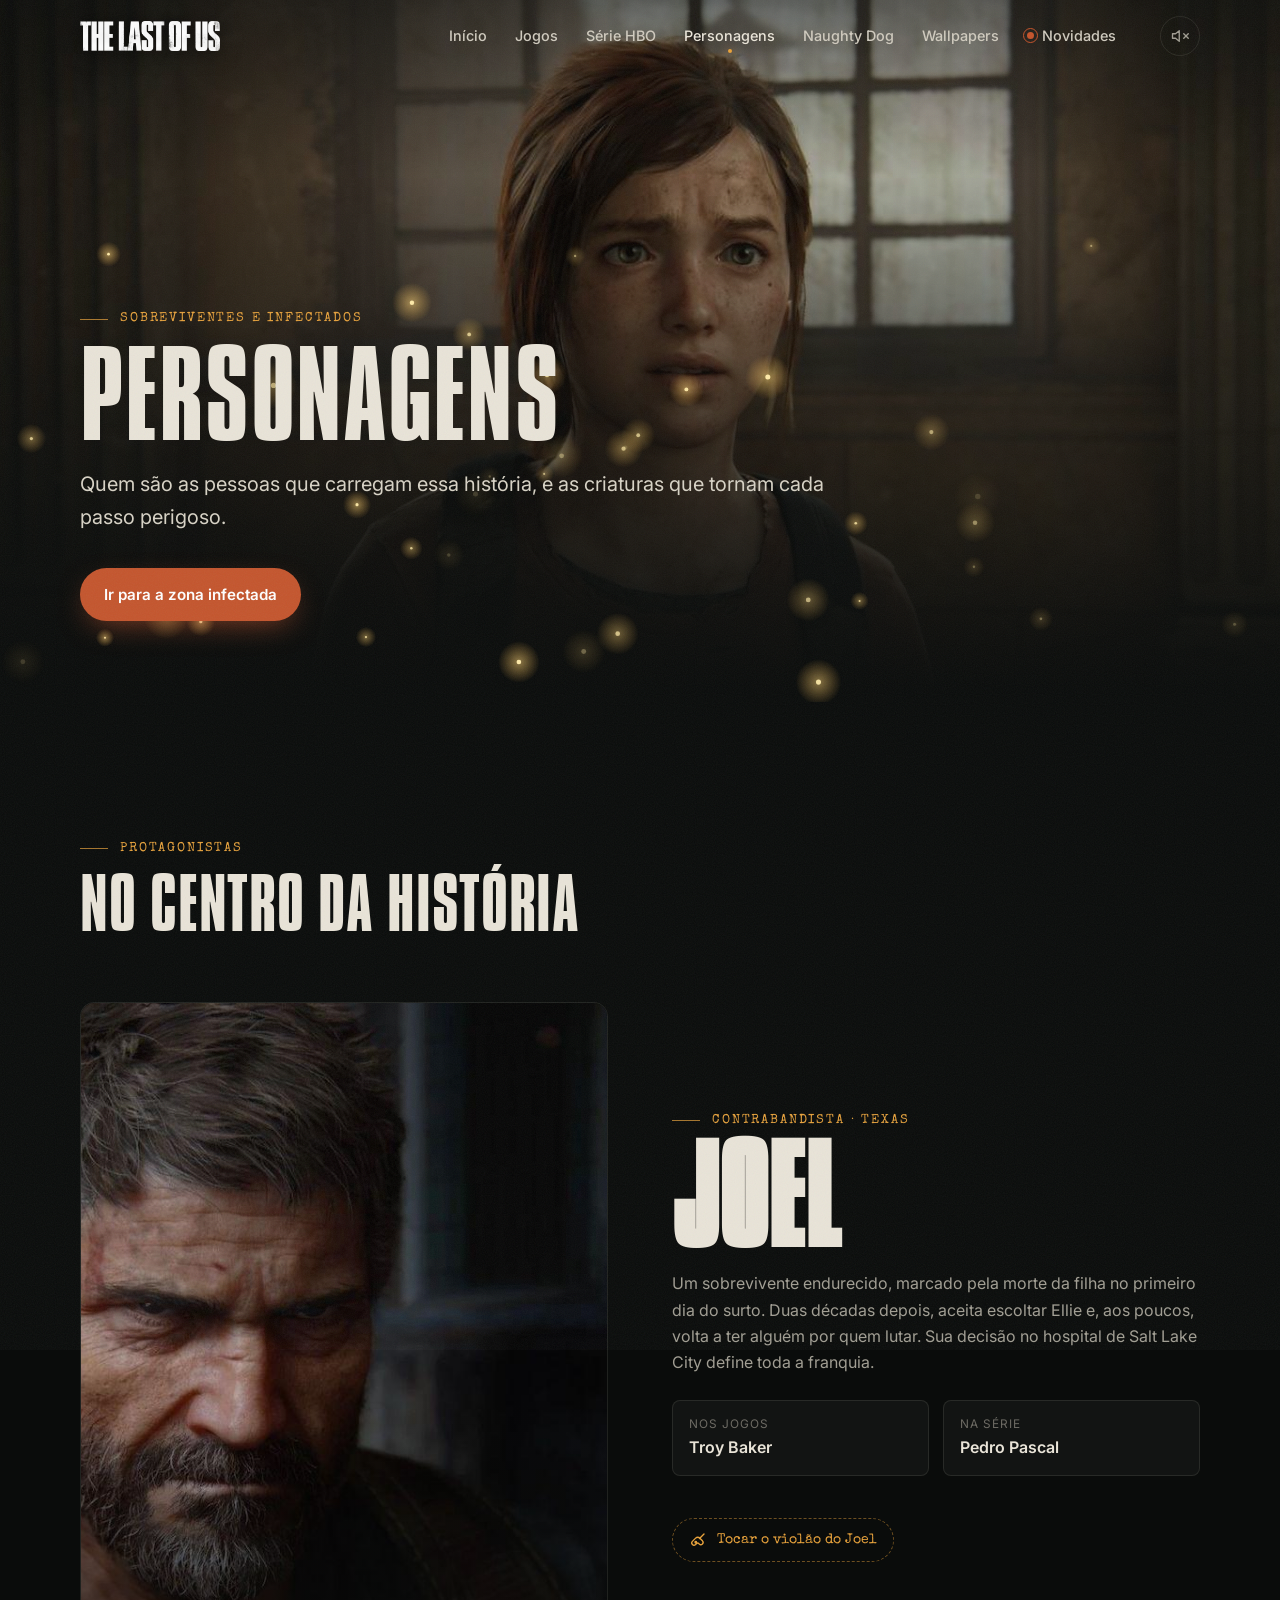
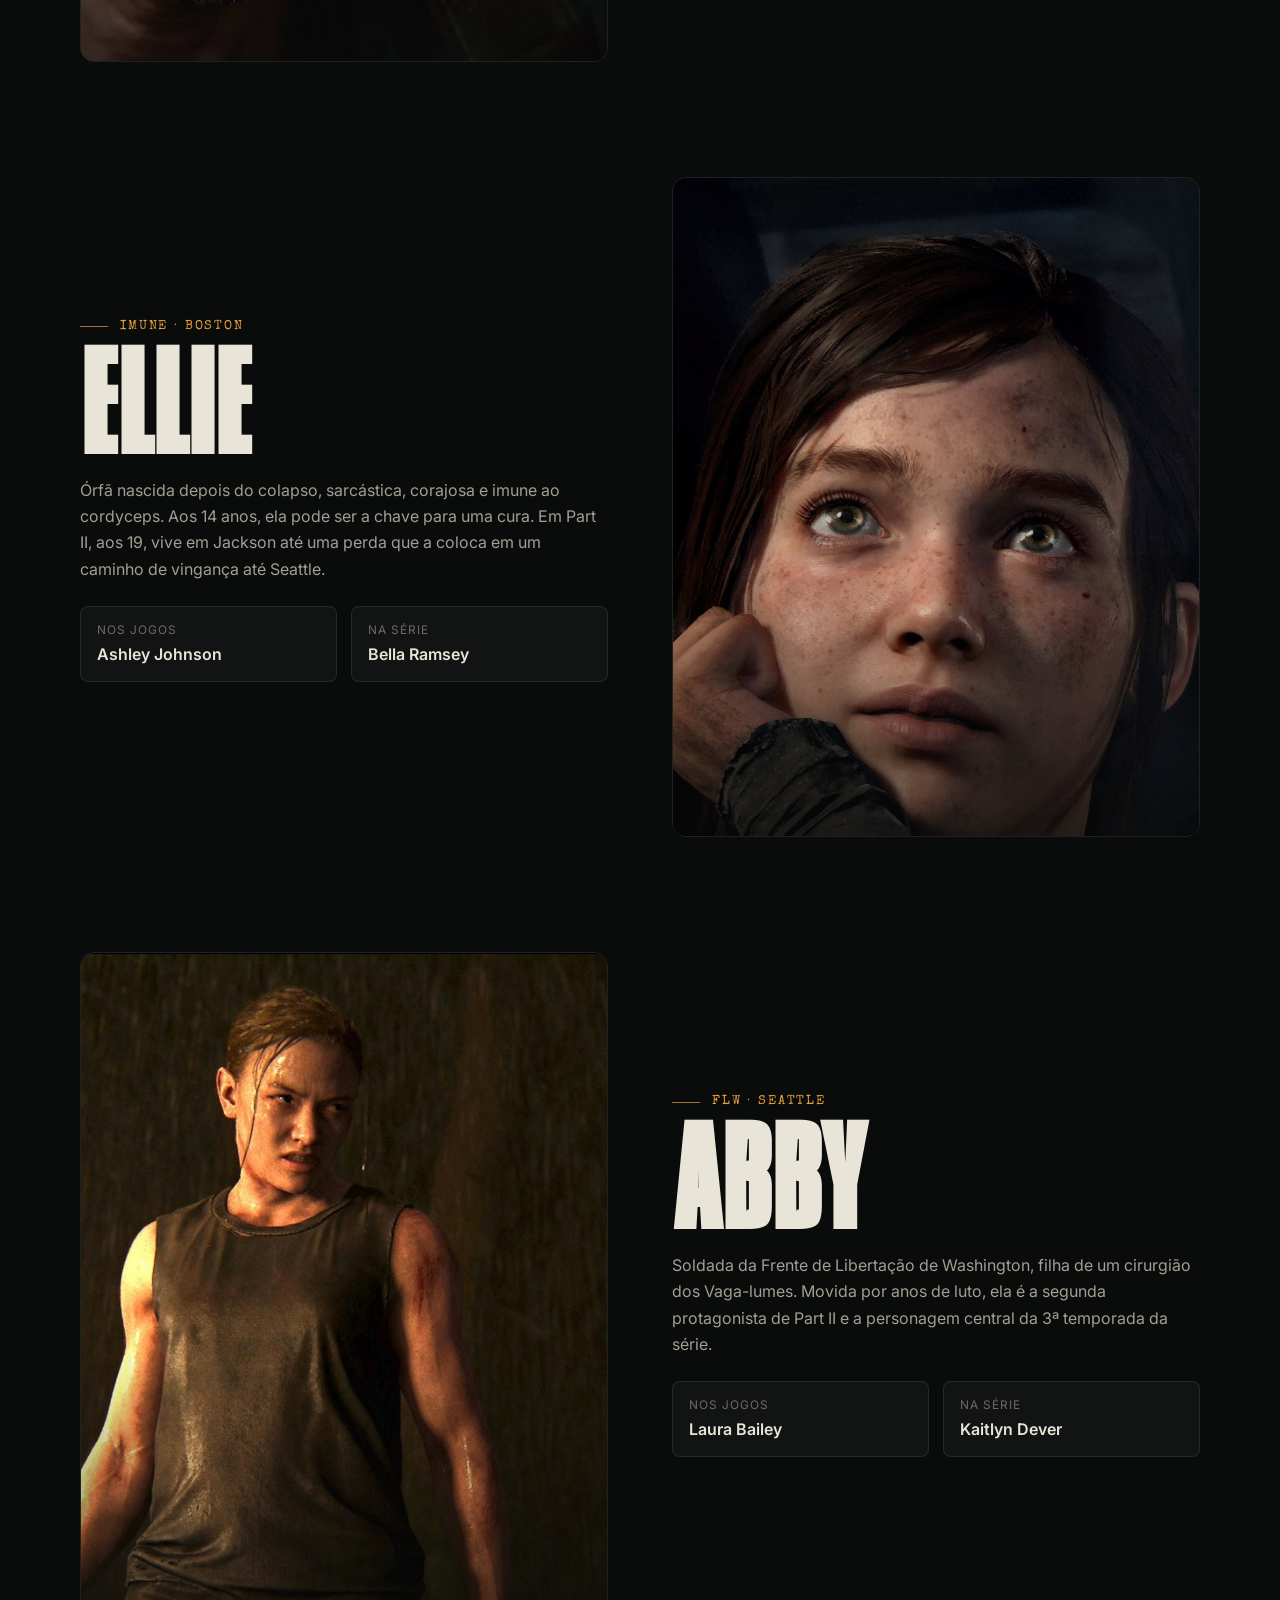
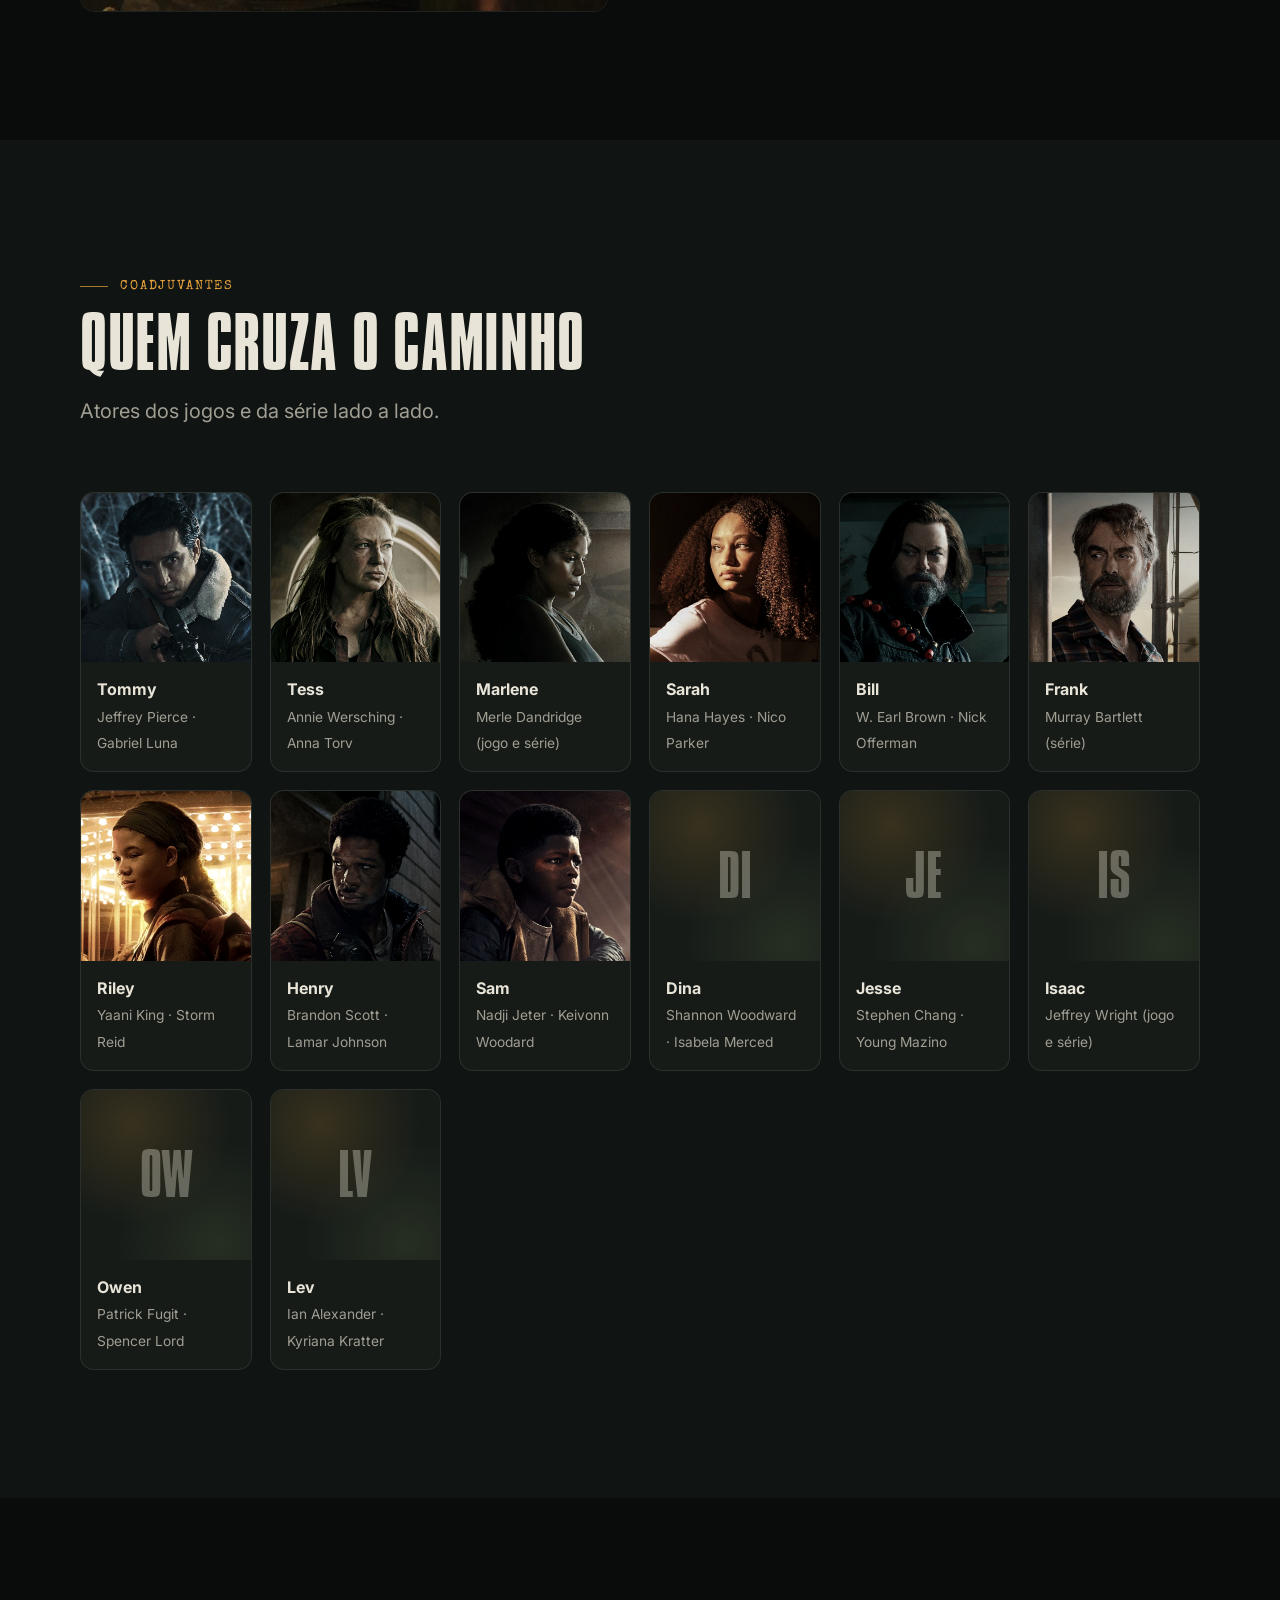
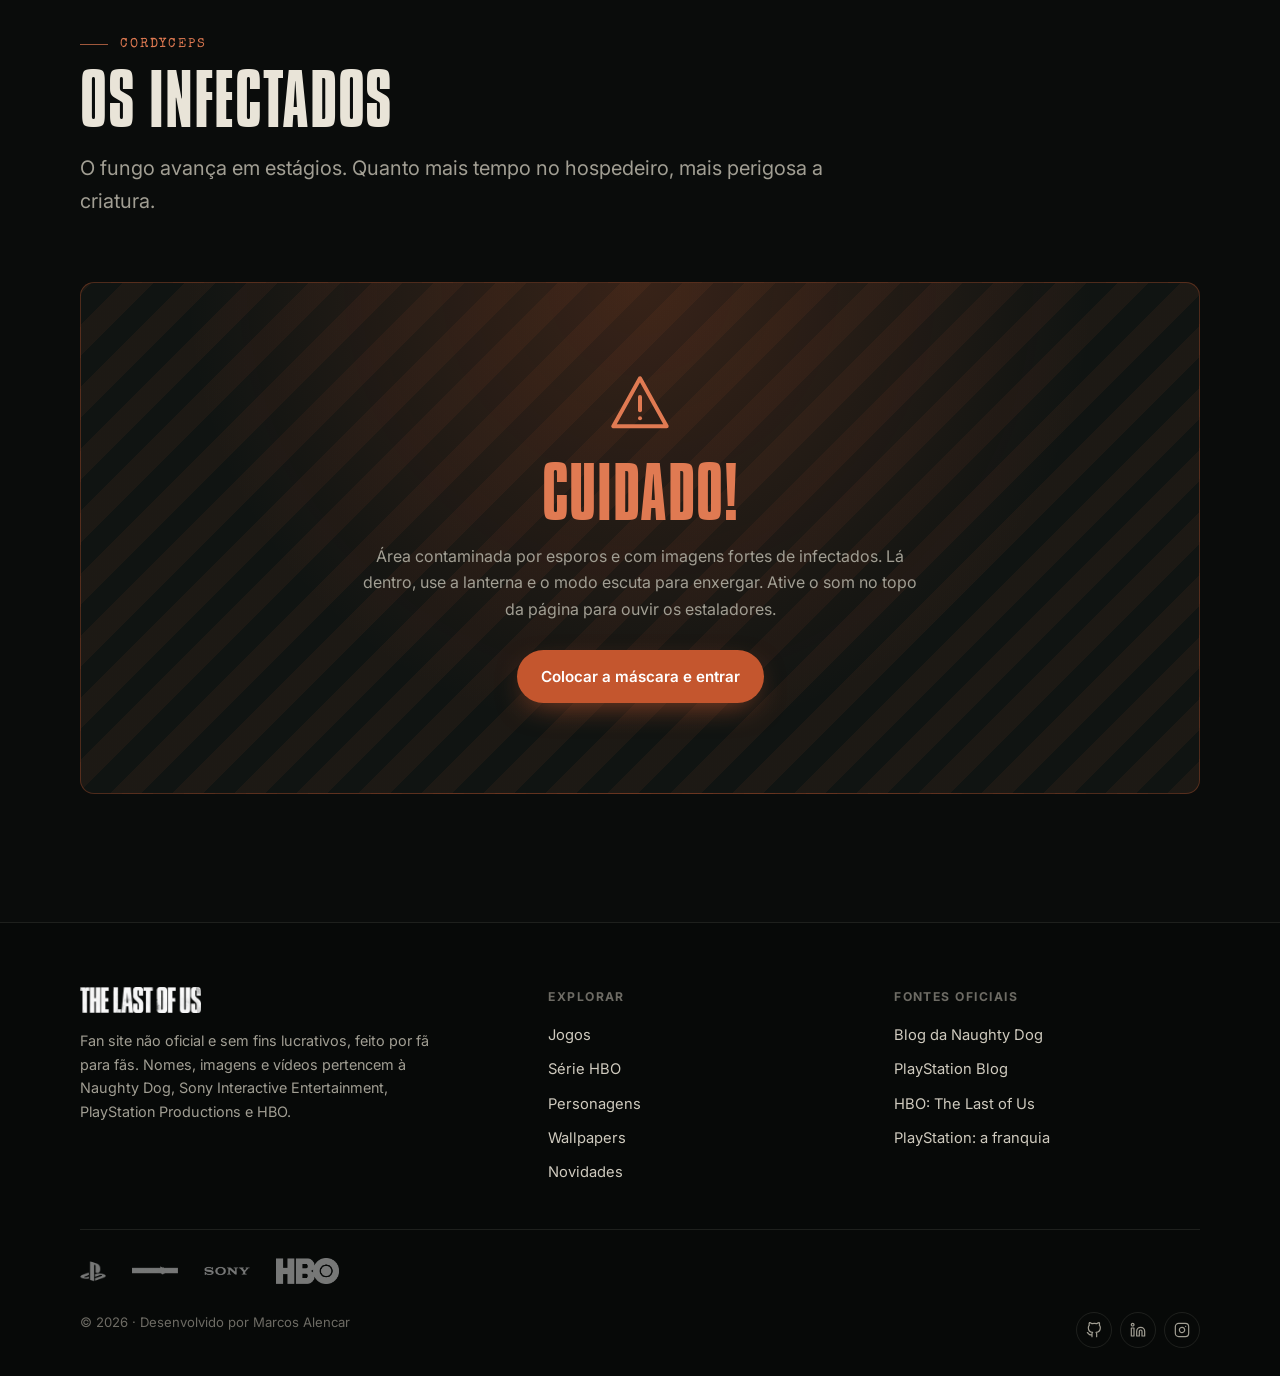
<file: personagens.html>
<!DOCTYPE html>
<html lang="pt-BR">
<head>
    <meta charset="UTF-8">
    <meta name="viewport" content="width=device-width, initial-scale=1">
    <title>Personagens | The Last of Us</title>
    <meta name="description" content="Joel, Ellie, Abby e os personagens de The Last of Us nos jogos e na série. Entre na zona infectada e conheça os estágios do cordyceps com lanterna e modo escuta.">
    <meta name="theme-color" content="#0a0c0b">
    <meta property="og:type" content="website">
    <meta property="og:site_name" content="The Last of Us | Fan Site">
    <meta property="og:title" content="Personagens | The Last of Us">
    <meta property="og:description" content="Joel, Ellie, Abby e os personagens de The Last of Us nos jogos e na série. Entre na zona infectada e conheça os estágios do cordyceps com lanterna e modo escuta.">
    <meta property="og:image" content="https://marcosalencargarcia.github.io/projeto-tlou/assets/img/hero/ellie-part1.jpg">
    <meta name="twitter:card" content="summary_large_image">
    <link rel="icon" href="assets/img/favicon/favicon.ico" sizes="any">
    <link rel="icon" type="image/png" sizes="32x32" href="assets/img/favicon/favicon-32x32.png">
    <link rel="apple-touch-icon" href="assets/img/favicon/apple-touch-icon.png">
    <link rel="manifest" href="assets/img/favicon/site.webmanifest">
    <link rel="preconnect" href="https://fonts.googleapis.com">
    <link rel="preconnect" href="https://fonts.gstatic.com" crossorigin>
    <link rel="stylesheet" href="https://fonts.googleapis.com/css2?family=Inter:wght@400;500;600;700&family=Special+Elite&display=swap">
    <link rel="stylesheet" href="assets/css/style.css">
</head>
<body data-page="personagens">
    <a class="skip-link" href="#conteudo">Pular para o conteúdo</a>
    <div class="grain" aria-hidden="true"></div>

    <header class="site-header">
        <div class="container header-inner">
            <a class="brand" href="index.html" aria-label="The Last of Us, página inicial">
                <img src="assets/img/logo.png" alt="The Last of Us" width="136" height="30">
            </a>
            <nav class="nav" id="nav" aria-label="Principal">
                <ul class="nav-list">
                    <li><a class="nav-link" href="index.html">Início</a></li>
                    <li><a class="nav-link" href="jogos.html">Jogos</a></li>
                    <li><a class="nav-link" href="serie.html">Série HBO</a></li>
                    <li><a class="nav-link" href="personagens.html" aria-current="page">Personagens</a></li>
                    <li><a class="nav-link" href="naughtydog.html">Naughty Dog</a></li>
                    <li><a class="nav-link" href="wallpapers.html">Wallpapers</a></li>
                    <li><a class="nav-link" href="noticias.html"><span class="live-dot" aria-hidden="true"></span>Novidades</a></li>
                </ul>
            </nav>
            <div class="header-tools">
                <button class="icon-btn" data-sound-toggle aria-pressed="false" aria-label="Ativar efeitos sonoros" title="Efeitos sonoros">
                    <svg class="icon-sound-on" viewBox="0 0 24 24" fill="none" stroke="currentColor" stroke-width="1.8" stroke-linecap="round" stroke-linejoin="round"><path d="M11 5 6 9H2v6h4l5 4V5z"/><path d="M15.5 8.5a5 5 0 0 1 0 7"/><path d="M19 5a10 10 0 0 1 0 14"/></svg>
                    <svg class="icon-sound-off" viewBox="0 0 24 24" fill="none" stroke="currentColor" stroke-width="1.8" stroke-linecap="round" stroke-linejoin="round"><path d="M11 5 6 9H2v6h4l5 4V5z"/><path d="m23 9-6 6"/><path d="m17 9 6 6"/></svg>
                </button>
                <button class="icon-btn menu-btn" aria-expanded="false" aria-controls="nav" aria-label="Abrir menu">
                    <div><span></span><span></span><span></span></div>
                </button>
            </div>
        </div>
    </header>

    <main id="conteudo">
        <section class="hero hero--short page-hero">
            <div class="hero-media" aria-hidden="true">
                <div class="hero-slide is-active" style="background-image:url(assets/img/hero/ellie-part1.jpg); background-position: 60% 30%"></div>
            </div>
            <canvas id="fireflies" aria-hidden="true"></canvas>
            <div class="container">
                <div class="hero-content">
                    <span class="eyebrow">Sobreviventes e infectados</span>
                    <h1 class="display h1">Personagens</h1>
                    <p class="lead">Quem são as pessoas que carregam essa história, e as criaturas que tornam cada passo perigoso.</p>
                    <div class="hero-actions">
                        <a class="btn btn--danger" href="#zona">Ir para a zona infectada</a>
                    </div>
                </div>
            </div>
        </section>

        <section class="section">
            <div class="container">
                <div class="section-head reveal">
                    <span class="eyebrow">Protagonistas</span>
                    <h2 class="display h2">No centro da história</h2>
                </div>

                <div>
                    <article class="hero-char reveal">
                        <div class="hero-char-media"><img src="assets/img/hero/joel.jpg" alt="Joel em The Last of Us Part I" loading="lazy" style="object-position: 70% center"></div>
                        <div>
                            <span class="eyebrow">Contrabandista · Texas</span>
                            <h3 class="char-name">Joel</h3>
                            <p class="muted" style="margin-top:16px">Um sobrevivente endurecido, marcado pela morte da filha no primeiro dia do surto. Duas décadas depois, aceita escoltar Ellie e, aos poucos, volta a ter alguém por quem lutar. Sua decisão no hospital de Salt Lake City define toda a franquia.</p>
                            <dl class="char-actors">
                                <div><dt>Nos jogos</dt><dd>Troy Baker</dd></div>
                                <div><dt>Na série</dt><dd>Pedro Pascal</dd></div>
                            </dl>
                            <button class="guitar-btn" data-guitar>
                                <svg viewBox="0 0 24 24" fill="none" stroke="currentColor" stroke-width="1.8" stroke-linecap="round" stroke-linejoin="round"><path d="m20 4-6 6"/><path d="M14.5 9.5a4 4 0 0 0-5.66 0L4.5 13.84a3 3 0 0 0 4.24 4.24l1.42-1.41a2 2 0 0 1 2.82 0l.71.7a3 3 0 0 0 4.24-4.24l-3.43-3.43z"/><circle cx="9" cy="15" r="1"/></svg>
                                Tocar o violão do Joel
                            </button>
                        </div>
                    </article>

                    <article class="hero-char reveal">
                        <div class="hero-char-media"><img src="assets/img/infected/ellie.jpg" alt="Ellie em The Last of Us Part I" loading="lazy" style="object-position: center 20%"></div>
                        <div>
                            <span class="eyebrow">Imune · Boston</span>
                            <h3 class="char-name">Ellie</h3>
                            <p class="muted" style="margin-top:16px">Órfã nascida depois do colapso, sarcástica, corajosa e imune ao cordyceps. Aos 14 anos, ela pode ser a chave para uma cura. Em Part II, aos 19, vive em Jackson até uma perda que a coloca em um caminho de vingança até Seattle.</p>
                            <dl class="char-actors">
                                <div><dt>Nos jogos</dt><dd>Ashley Johnson</dd></div>
                                <div><dt>Na série</dt><dd>Bella Ramsey</dd></div>
                            </dl>
                        </div>
                    </article>

                    <article class="hero-char reveal">
                        <div class="hero-char-media"><img src="assets/img/hero/abby.jpg" alt="Abby em The Last of Us Part II" loading="lazy" style="object-position: 60% center"></div>
                        <div>
                            <span class="eyebrow">FLW · Seattle</span>
                            <h3 class="char-name">Abby</h3>
                            <p class="muted" style="margin-top:16px">Soldada da Frente de Libertação de Washington, filha de um cirurgião dos Vaga-lumes. Movida por anos de luto, ela é a segunda protagonista de Part II e a personagem central da 3ª temporada da série.</p>
                            <dl class="char-actors">
                                <div><dt>Nos jogos</dt><dd>Laura Bailey</dd></div>
                                <div><dt>Na série</dt><dd>Kaitlyn Dever</dd></div>
                            </dl>
                        </div>
                    </article>
                </div>
            </div>
        </section>

        <section class="section section--alt">
            <div class="container">
                <div class="section-head reveal">
                    <span class="eyebrow">Coadjuvantes</span>
                    <h2 class="display h2">Quem cruza o caminho</h2>
                    <p class="lead">Atores dos jogos e da série lado a lado.</p>
                </div>
                <div class="cast-grid">
                    <div class="cast-card reveal"><div class="cast-photo"><img src="assets/img/cast/tommy.jpg" alt="Tommy" loading="lazy"></div><div class="cast-info"><strong>Tommy</strong><span>Jeffrey Pierce · Gabriel Luna</span></div></div>
                    <div class="cast-card reveal"><div class="cast-photo"><img src="assets/img/cast/tess.jpg" alt="Tess" loading="lazy"></div><div class="cast-info"><strong>Tess</strong><span>Annie Wersching · Anna Torv</span></div></div>
                    <div class="cast-card reveal"><div class="cast-photo"><img src="assets/img/cast/marlene.jpg" alt="Marlene" loading="lazy"></div><div class="cast-info"><strong>Marlene</strong><span>Merle Dandridge (jogo e série)</span></div></div>
                    <div class="cast-card reveal"><div class="cast-photo"><img src="assets/img/cast/sarah.jpg" alt="Sarah" loading="lazy"></div><div class="cast-info"><strong>Sarah</strong><span>Hana Hayes · Nico Parker</span></div></div>
                    <div class="cast-card reveal"><div class="cast-photo"><img src="assets/img/cast/bill.jpg" alt="Bill" loading="lazy"></div><div class="cast-info"><strong>Bill</strong><span>W. Earl Brown · Nick Offerman</span></div></div>
                    <div class="cast-card reveal"><div class="cast-photo"><img src="assets/img/cast/frank.jpg" alt="Frank" loading="lazy"></div><div class="cast-info"><strong>Frank</strong><span>Murray Bartlett (série)</span></div></div>
                    <div class="cast-card reveal"><div class="cast-photo"><img src="assets/img/cast/riley.jpg" alt="Riley" loading="lazy"></div><div class="cast-info"><strong>Riley</strong><span>Yaani King · Storm Reid</span></div></div>
                    <div class="cast-card reveal"><div class="cast-photo"><img src="assets/img/cast/henry.jpg" alt="Henry" loading="lazy"></div><div class="cast-info"><strong>Henry</strong><span>Brandon Scott · Lamar Johnson</span></div></div>
                    <div class="cast-card reveal"><div class="cast-photo"><img src="assets/img/cast/sam.jpg" alt="Sam" loading="lazy"></div><div class="cast-info"><strong>Sam</strong><span>Nadji Jeter · Keivonn Woodard</span></div></div>
                    <div class="cast-card reveal"><div class="cast-mono" aria-hidden="true">DI</div><div class="cast-info"><strong>Dina</strong><span>Shannon Woodward · Isabela Merced</span></div></div>
                    <div class="cast-card reveal"><div class="cast-mono" aria-hidden="true">JE</div><div class="cast-info"><strong>Jesse</strong><span>Stephen Chang · Young Mazino</span></div></div>
                    <div class="cast-card reveal"><div class="cast-mono" aria-hidden="true">IS</div><div class="cast-info"><strong>Isaac</strong><span>Jeffrey Wright (jogo e série)</span></div></div>
                    <div class="cast-card reveal"><div class="cast-mono" aria-hidden="true">OW</div><div class="cast-info"><strong>Owen</strong><span>Patrick Fugit · Spencer Lord</span></div></div>
                    <div class="cast-card reveal"><div class="cast-mono" aria-hidden="true">LV</div><div class="cast-info"><strong>Lev</strong><span>Ian Alexander · Kyriana Kratter</span></div></div>
                </div>
            </div>
        </section>

        <section class="section" id="zona">
            <div class="container">
                <div class="section-head reveal">
                    <span class="eyebrow" style="color:#e07a52">Cordyceps</span>
                    <h2 class="display h2">Os infectados</h2>
                    <p class="lead">O fungo avança em estágios. Quanto mais tempo no hospedeiro, mais perigosa a criatura.</p>
                </div>

                <div class="gate reveal">
                    <svg class="gate-icon" viewBox="0 0 24 24" fill="none" stroke="currentColor" stroke-width="1.5" stroke-linecap="round" stroke-linejoin="round" aria-hidden="true"><path d="M12 2 2 20h20L12 2z"/><path d="M12 9v5"/><path d="M12 17h.01"/></svg>
                    <h3 class="display h2">Cuidado!</h3>
                    <p>Área contaminada por esporos e com imagens fortes de infectados. Lá dentro, use a lanterna e o modo escuta para enxergar. Ative o som no topo da página para ouvir os estaladores.</p>
                    <button class="btn btn--danger" data-open-zone>Colocar a máscara e entrar</button>
                </div>

                <div class="infected-zone">
                    <div class="zone-toolbar">
                        <div class="tags">
                            <button class="btn btn--ghost btn--sm" data-light aria-pressed="false">
                                <svg viewBox="0 0 24 24" fill="none" stroke="currentColor" stroke-width="1.8" stroke-linecap="round" stroke-linejoin="round"><path d="M18 6c0 2-2 2-2 4v10a2 2 0 0 1-2 2h-4a2 2 0 0 1-2-2V10c0-2-2-2-2-4V2h12z"/><path d="M6 6h12"/><path d="M12 12h.01"/></svg>
                                Acender as luzes
                            </button>
                            <button class="btn btn--ghost btn--sm" data-listen aria-pressed="false">
                                <svg viewBox="0 0 24 24" fill="none" stroke="currentColor" stroke-width="1.8" stroke-linecap="round" stroke-linejoin="round"><path d="M6 8.5a6 6 0 0 1 12 0c0 6-6 6-6 10a3 3 0 0 1-6 0"/><path d="M15 8.5a3 3 0 0 0-6 0"/></svg>
                                Modo escuta
                            </button>
                        </div>
                        <span class="hint">Mova o cursor para usar a lanterna · <span class="kbd">←</span> <span class="kbd">→</span> trocar · <span class="kbd">L</span> luzes · segure <span class="kbd">E</span> para escutar</span>
                    </div>

                    <div class="dark-room">
                        <div class="listen-rings" aria-hidden="true"><span></span><span></span><span></span></div>
                        <div class="dark-room-inner">
                            <div class="dark-room-stage">
                                <img src="assets/img/infected/corredores.jpg" alt="Corredores">
                            </div>
                            <div class="dark-room-info" aria-live="polite">
                                <span class="stage-label" data-inf-stage>Estágio 1</span>
                                <h3 data-inf-name>Corredores</h3>
                                <p data-inf-text></p>
                                <div class="threat">
                                    <div class="threat-row">Velocidade <div class="threat-bar"><i></i></div></div>
                                    <div class="threat-row">Resistência <div class="threat-bar"><i></i></div></div>
                                    <div class="threat-row">Percepção <div class="threat-bar"><i></i></div></div>
                                </div>
                                <div class="infected-nav" role="tablist" aria-label="Estágios da infecção"></div>
                                <div class="tags" style="margin-top:18px">
                                    <button class="btn btn--ghost btn--sm" data-inf-prev aria-label="Infectado anterior">← Anterior</button>
                                    <button class="btn btn--ghost btn--sm" data-inf-next aria-label="Próximo infectado">Próximo →</button>
                                </div>
                            </div>
                        </div>
                    </div>
                </div>
            </div>
        </section>
    </main>

    <footer class="site-footer">
        <div class="container">
            <div class="footer-grid">
                <div class="footer-brand">
                    <img src="assets/img/logo.png" alt="The Last of Us" width="118" height="26" loading="lazy">
                    <p>Fan site não oficial e sem fins lucrativos, feito por fã para fãs. Nomes, imagens e vídeos pertencem à Naughty Dog, Sony Interactive Entertainment, PlayStation Productions e HBO.</p>
                </div>
                <div class="footer-col">
                    <h4>Explorar</h4>
                    <ul>
                        <li><a href="jogos.html">Jogos</a></li>
                        <li><a href="serie.html">Série HBO</a></li>
                        <li><a href="personagens.html">Personagens</a></li>
                        <li><a href="wallpapers.html">Wallpapers</a></li>
                        <li><a href="noticias.html">Novidades</a></li>
                    </ul>
                </div>
                <div class="footer-col">
                    <h4>Fontes oficiais</h4>
                    <ul>
                        <li><a href="https://www.naughtydog.com/blog" target="_blank" rel="noopener">Blog da Naughty Dog</a></li>
                        <li><a href="https://blog.playstation.com/tag/the-last-of-us/" target="_blank" rel="noopener">PlayStation Blog</a></li>
                        <li><a href="https://www.hbo.com/the-last-of-us" target="_blank" rel="noopener">HBO: The Last of Us</a></li>
                        <li><a href="https://www.playstation.com/pt-br/the-last-of-us/" target="_blank" rel="noopener">PlayStation: a franquia</a></li>
                    </ul>
                </div>
            </div>
            <div class="partners" aria-label="Empresas responsáveis pela franquia">
                <a href="https://www.playstation.com/pt-br/" target="_blank" rel="noopener"><img src="imagens/logo-playstation.png" alt="PlayStation" loading="lazy"></a>
                <a href="https://www.naughtydog.com/" target="_blank" rel="noopener"><img src="imagens/logo-Naughty-Dog.png" alt="Naughty Dog" loading="lazy"></a>
                <a href="https://www.sony.com/" target="_blank" rel="noopener"><img src="imagens/logo-sony.png" alt="Sony" loading="lazy"></a>
                <a href="https://www.hbo.com/" target="_blank" rel="noopener"><img src="imagens/logo-hbo.png" alt="HBO" loading="lazy"></a>
            </div>
            <div class="footer-bottom">
                <span>© <span data-year>2026</span> · Desenvolvido por Marcos Alencar</span>
                <div class="socials">
                    <a href="https://github.com/marcosalencargarcia" target="_blank" rel="noopener" aria-label="GitHub"><svg viewBox="0 0 24 24" fill="none" stroke="currentColor" stroke-width="1.8" stroke-linecap="round" stroke-linejoin="round"><path d="M9 19c-5 1.5-5-2.5-7-3m14 6v-3.87a3.37 3.37 0 0 0-.94-2.61c3.14-.35 6.44-1.54 6.44-7A5.44 5.44 0 0 0 20 4.77 5.07 5.07 0 0 0 19.91 1S18.73.65 16 2.48a13.38 13.38 0 0 0-7 0C6.27.65 5.09 1 5.09 1A5.07 5.07 0 0 0 5 4.77a5.44 5.44 0 0 0-1.5 3.78c0 5.42 3.3 6.61 6.44 7A3.37 3.37 0 0 0 9 18.13V22"/></svg></a>
                    <a href="https://www.linkedin.com/in/marcos-antonio-alencar-garcia-902617137/" target="_blank" rel="noopener" aria-label="LinkedIn"><svg viewBox="0 0 24 24" fill="none" stroke="currentColor" stroke-width="1.8" stroke-linecap="round" stroke-linejoin="round"><path d="M16 8a6 6 0 0 1 6 6v7h-4v-7a2 2 0 0 0-4 0v7h-4v-7a6 6 0 0 1 6-6z"/><rect x="2" y="9" width="4" height="12"/><circle cx="4" cy="4" r="2"/></svg></a>
                    <a href="https://www.instagram.com/quinhos_ag/" target="_blank" rel="noopener" aria-label="Instagram"><svg viewBox="0 0 24 24" fill="none" stroke="currentColor" stroke-width="1.8" stroke-linecap="round" stroke-linejoin="round"><rect x="2" y="2" width="20" height="20" rx="5"/><path d="M16 11.37A4 4 0 1 1 12.63 8 4 4 0 0 1 16 11.37z"/><path d="M17.5 6.5h.01"/></svg></a>
                </div>
            </div>
        </div>
    </footer>
    <script src="assets/js/main.js"></script>
</body>
</html>
</file>
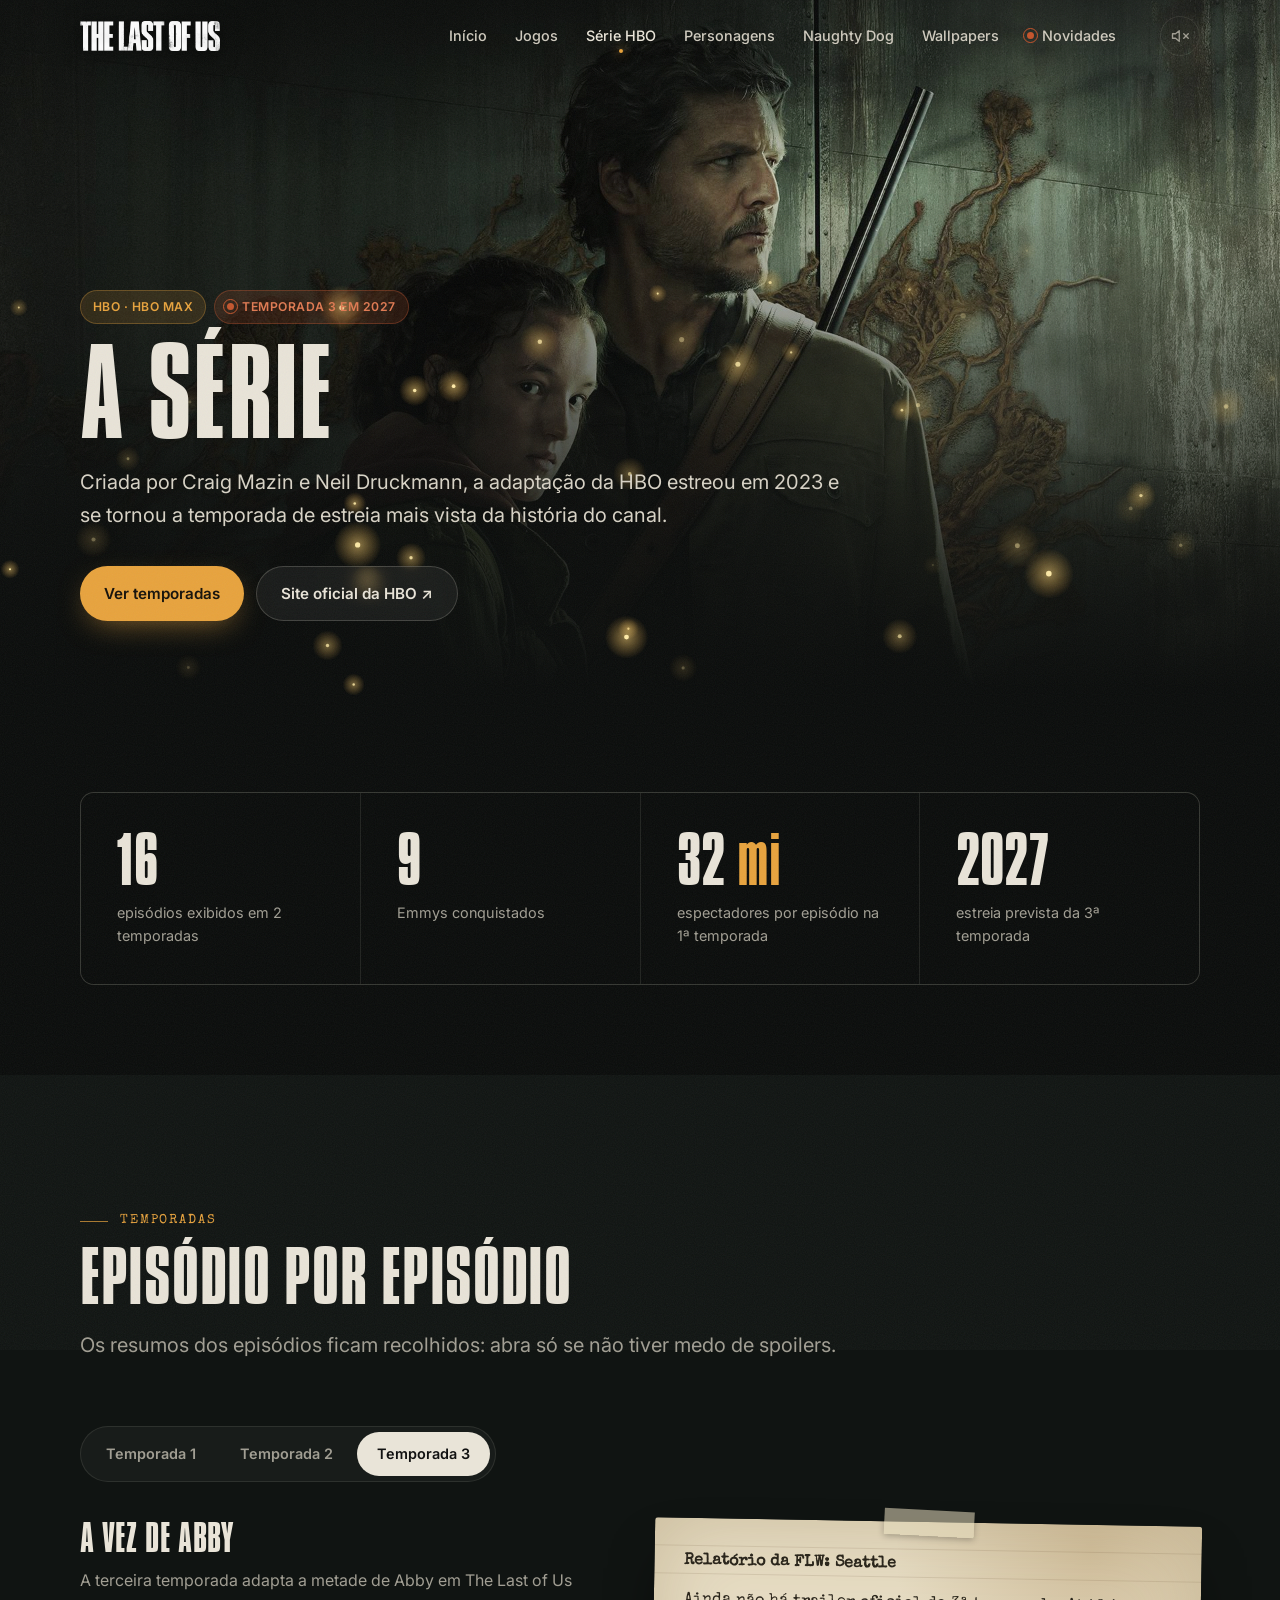
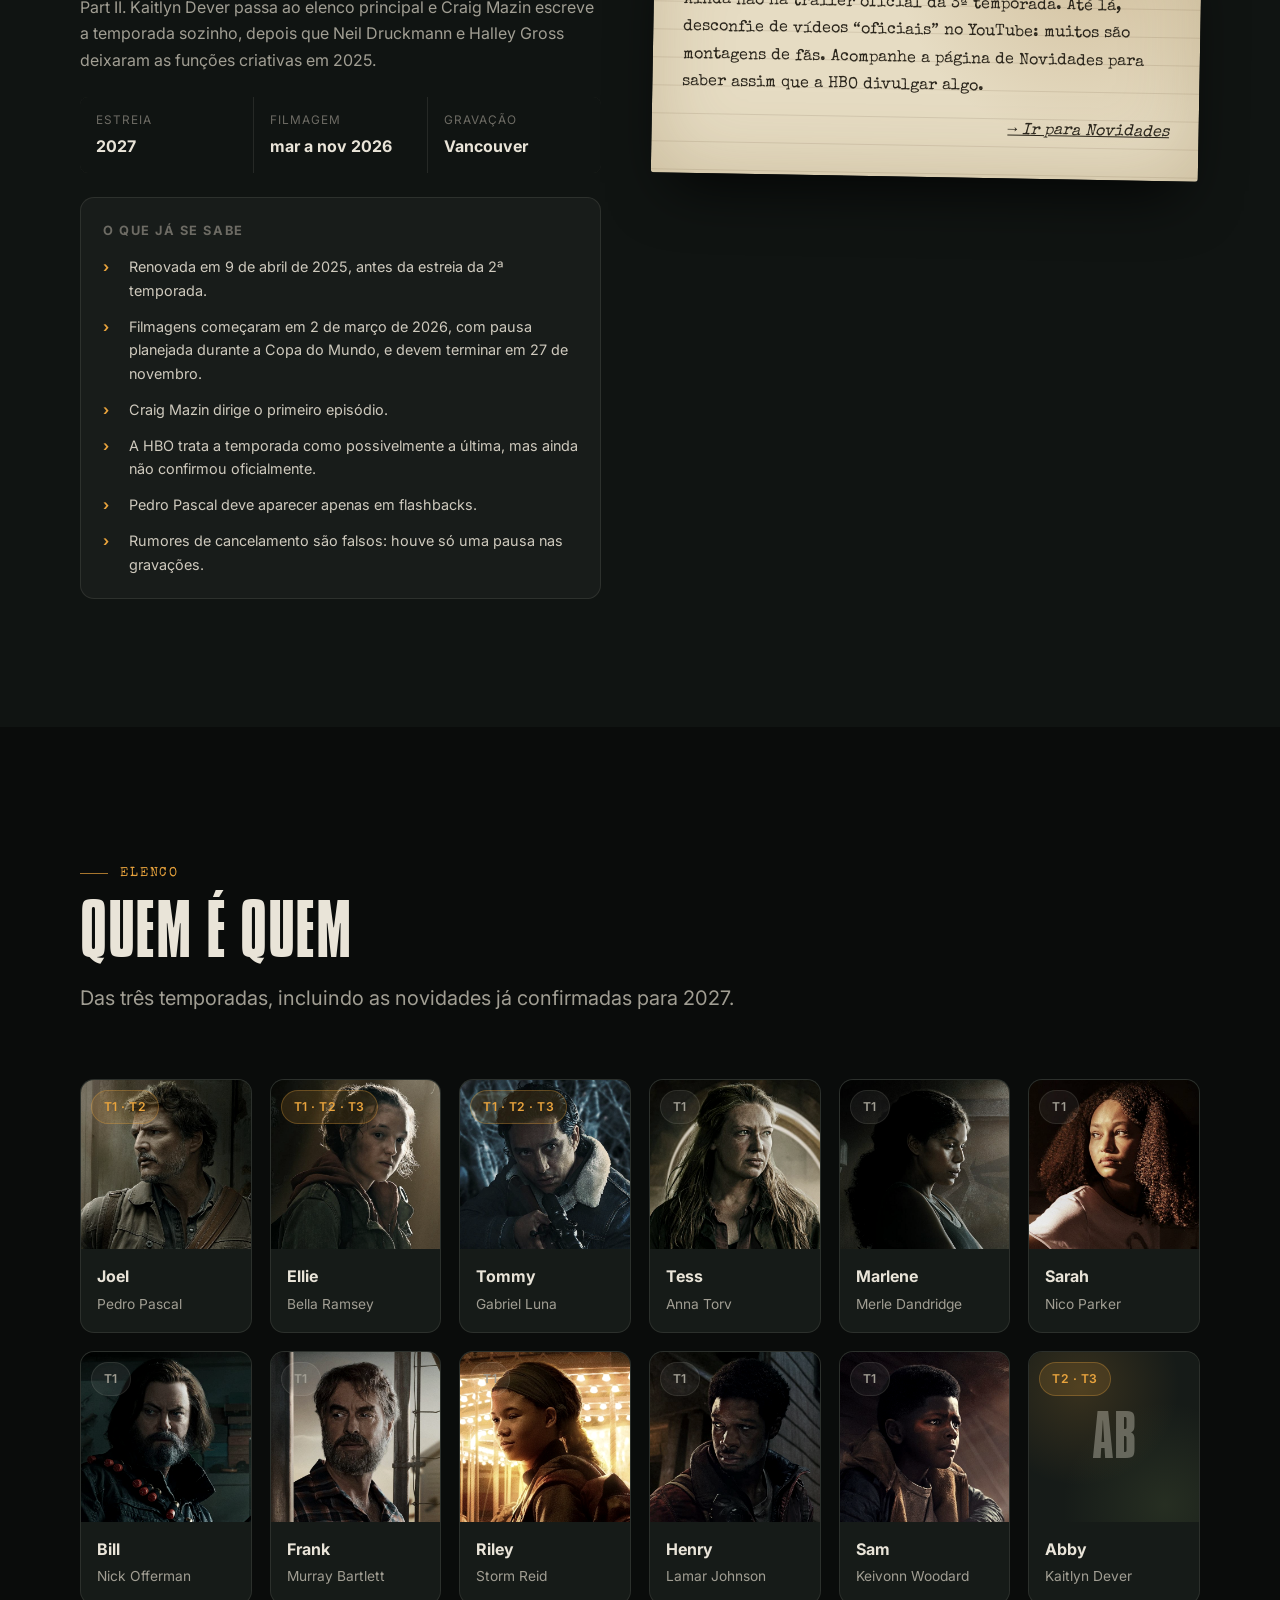
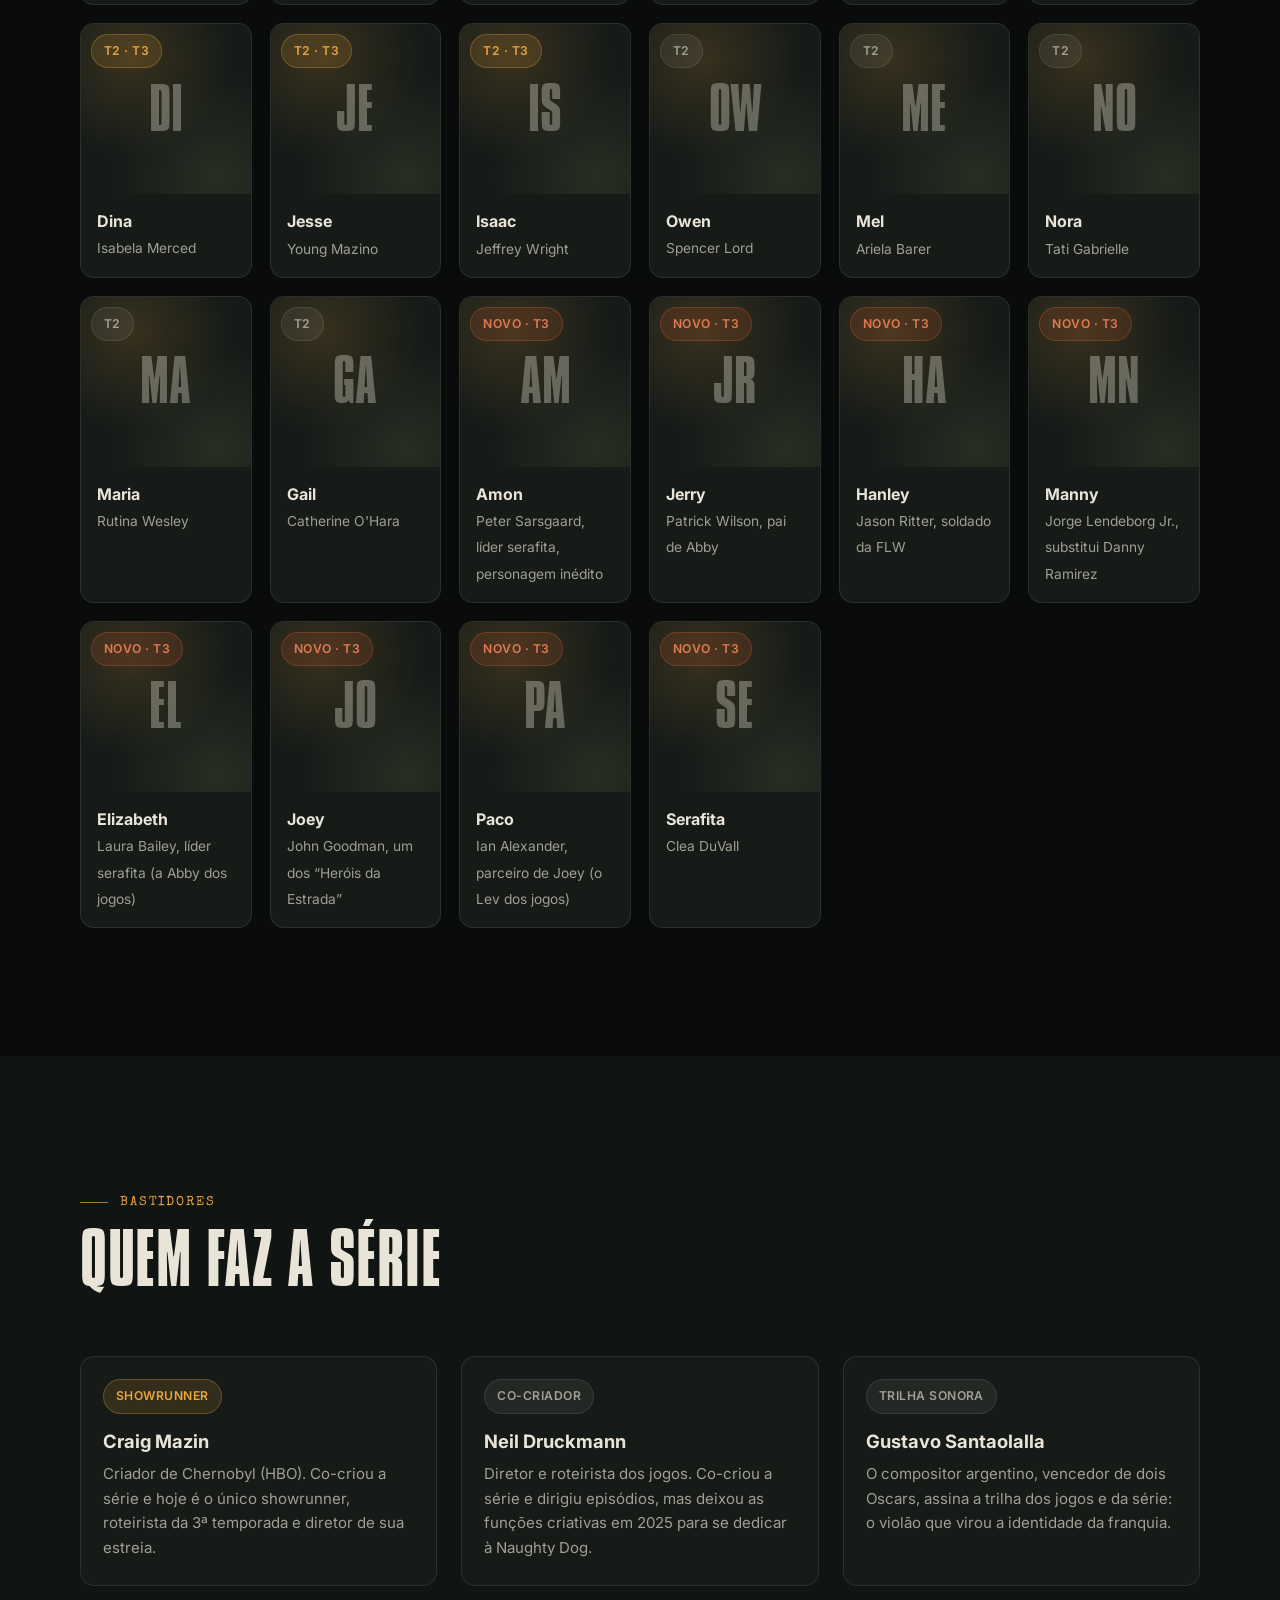
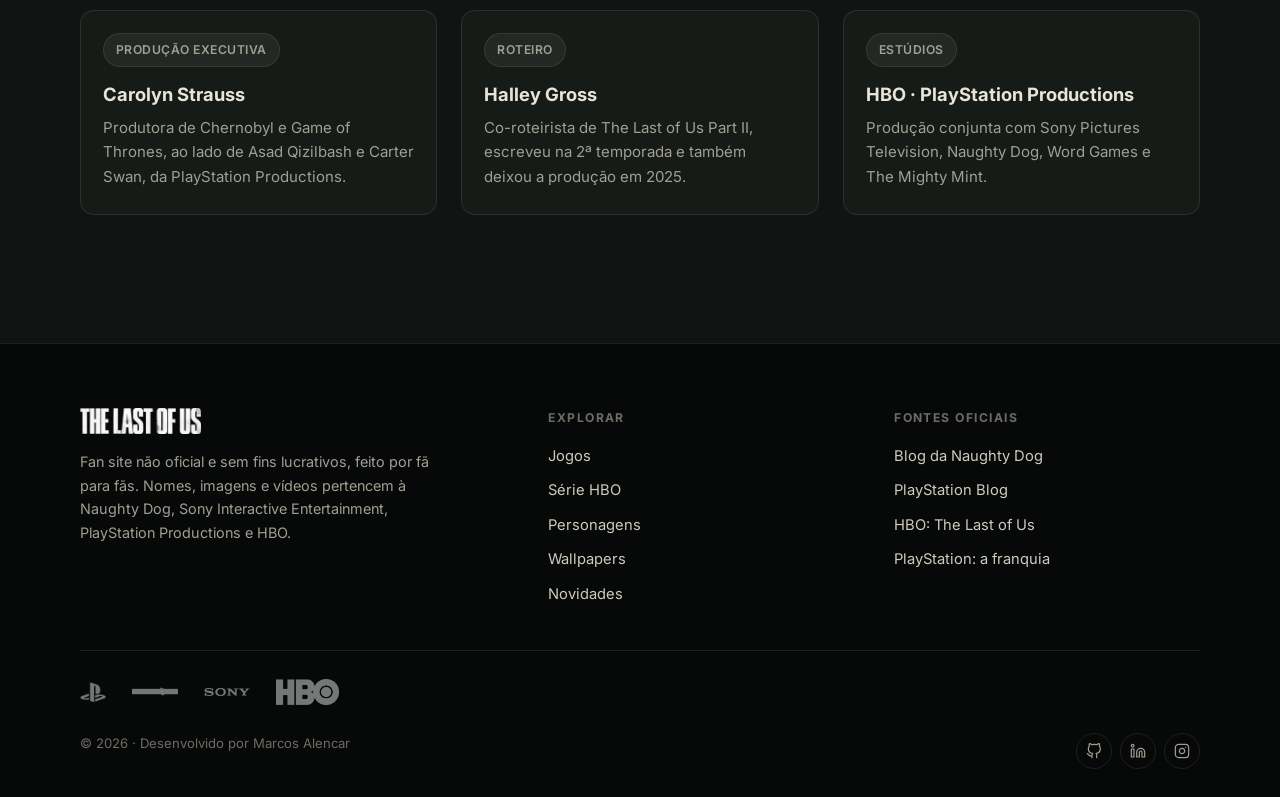
<file: serie.html>
<!DOCTYPE html>
<html lang="pt-BR">
<head>
    <meta charset="UTF-8">
    <meta name="viewport" content="width=device-width, initial-scale=1">
    <title>Série HBO | The Last of Us</title>
    <meta name="description" content="A série The Last of Us da HBO: temporadas 1 e 2, episódios, elenco completo e tudo o que se sabe sobre a terceira temporada, prevista para 2027.">
    <meta name="theme-color" content="#0a0c0b">
    <meta property="og:type" content="website">
    <meta property="og:site_name" content="The Last of Us | Fan Site">
    <meta property="og:title" content="Série HBO | The Last of Us">
    <meta property="og:description" content="A série The Last of Us da HBO: temporadas 1 e 2, episódios, elenco completo e tudo o que se sabe sobre a terceira temporada, prevista para 2027.">
    <meta property="og:image" content="https://marcosalencargarcia.github.io/projeto-tlou/assets/img/hero/hbo-key-art.jpg">
    <meta name="twitter:card" content="summary_large_image">
    <link rel="icon" href="assets/img/favicon/favicon.ico" sizes="any">
    <link rel="icon" type="image/png" sizes="32x32" href="assets/img/favicon/favicon-32x32.png">
    <link rel="apple-touch-icon" href="assets/img/favicon/apple-touch-icon.png">
    <link rel="manifest" href="assets/img/favicon/site.webmanifest">
    <link rel="preconnect" href="https://fonts.googleapis.com">
    <link rel="preconnect" href="https://fonts.gstatic.com" crossorigin>
    <link rel="stylesheet" href="https://fonts.googleapis.com/css2?family=Inter:wght@400;500;600;700&family=Special+Elite&display=swap">
    <link rel="stylesheet" href="assets/css/style.css">
</head>
<body data-page="serie">
    <a class="skip-link" href="#conteudo">Pular para o conteúdo</a>
    <div class="grain" aria-hidden="true"></div>

    <header class="site-header">
        <div class="container header-inner">
            <a class="brand" href="index.html" aria-label="The Last of Us, página inicial">
                <img src="assets/img/logo.png" alt="The Last of Us" width="136" height="30">
            </a>
            <nav class="nav" id="nav" aria-label="Principal">
                <ul class="nav-list">
                    <li><a class="nav-link" href="index.html">Início</a></li>
                    <li><a class="nav-link" href="jogos.html">Jogos</a></li>
                    <li><a class="nav-link" href="serie.html" aria-current="page">Série HBO</a></li>
                    <li><a class="nav-link" href="personagens.html">Personagens</a></li>
                    <li><a class="nav-link" href="naughtydog.html">Naughty Dog</a></li>
                    <li><a class="nav-link" href="wallpapers.html">Wallpapers</a></li>
                    <li><a class="nav-link" href="noticias.html"><span class="live-dot" aria-hidden="true"></span>Novidades</a></li>
                </ul>
            </nav>
            <div class="header-tools">
                <button class="icon-btn" data-sound-toggle aria-pressed="false" aria-label="Ativar efeitos sonoros" title="Efeitos sonoros">
                    <svg class="icon-sound-on" viewBox="0 0 24 24" fill="none" stroke="currentColor" stroke-width="1.8" stroke-linecap="round" stroke-linejoin="round"><path d="M11 5 6 9H2v6h4l5 4V5z"/><path d="M15.5 8.5a5 5 0 0 1 0 7"/><path d="M19 5a10 10 0 0 1 0 14"/></svg>
                    <svg class="icon-sound-off" viewBox="0 0 24 24" fill="none" stroke="currentColor" stroke-width="1.8" stroke-linecap="round" stroke-linejoin="round"><path d="M11 5 6 9H2v6h4l5 4V5z"/><path d="m23 9-6 6"/><path d="m17 9 6 6"/></svg>
                </button>
                <button class="icon-btn menu-btn" aria-expanded="false" aria-controls="nav" aria-label="Abrir menu">
                    <div><span></span><span></span><span></span></div>
                </button>
            </div>
        </div>
    </header>

    <main id="conteudo">
        <section class="hero hero--short page-hero">
            <div class="hero-media" aria-hidden="true">
                <div class="hero-slide is-active" style="background-image:url(assets/img/hero/hbo-key-art.jpg); background-position: 65% center"></div>
            </div>
            <canvas id="fireflies" aria-hidden="true"></canvas>
            <div class="container">
                <div class="hero-content">
                    <div class="tags" style="margin-bottom:18px"><span class="tag tag--amber">HBO · HBO Max</span><span class="tag tag--rust"><span class="live-dot" aria-hidden="true"></span>Temporada 3 em 2027</span></div>
                    <h1 class="display h1">A série</h1>
                    <p class="lead">Criada por Craig Mazin e Neil Druckmann, a adaptação da HBO estreou em 2023 e se tornou a temporada de estreia mais vista da história do canal.</p>
                    <div class="hero-actions">
                        <a class="btn" href="#temporadas">Ver temporadas</a>
                        <a class="btn btn--ghost" href="https://www.hbo.com/the-last-of-us" target="_blank" rel="noopener">Site oficial da HBO ↗</a>
                    </div>
                </div>
            </div>
        </section>

        <section class="section section--tight">
            <div class="container">
                <div class="stats reveal">
                    <div class="stat"><div class="stat-num" data-count="16">16</div><div class="stat-label">episódios exibidos em 2 temporadas</div></div>
                    <div class="stat"><div class="stat-num" data-count="9">9</div><div class="stat-label">Emmys conquistados</div></div>
                    <div class="stat"><div class="stat-num" data-count="32" data-suffix=" mi">32 mi</div><div class="stat-label">espectadores por episódio na 1ª temporada</div></div>
                    <div class="stat"><div class="stat-num">2027</div><div class="stat-label">estreia prevista da 3ª temporada</div></div>
                </div>
            </div>
        </section>

        <section class="section section--alt" id="temporadas">
            <div class="container">
                <div class="section-head reveal">
                    <span class="eyebrow">Temporadas</span>
                    <h2 class="display h2">Episódio por episódio</h2>
                    <p class="lead">Os resumos dos episódios ficam recolhidos: abra só se não tiver medo de spoilers.</p>
                </div>

                <div class="tabs reveal" role="tablist" aria-label="Temporadas">
                    <button class="tab" role="tab" id="tab-t1" aria-controls="panel-t1" aria-selected="false" tabindex="-1">Temporada 1</button>
                    <button class="tab" role="tab" id="tab-t2" aria-controls="panel-t2" aria-selected="false" tabindex="-1">Temporada 2</button>
                    <button class="tab" role="tab" id="tab-t3" aria-controls="panel-t3" aria-selected="true">Temporada 3</button>
                </div>

                <!-- Temporada 1 -->
                <div class="tab-panel" id="panel-t1" role="tabpanel" aria-labelledby="tab-t1" hidden>
                    <div class="season">
                        <div>
                            <h3 class="display h3">Joel e Ellie atravessam o país</h3>
                            <p class="muted" style="margin-top:12px">Vinte anos após a pandemia, Joel é contratado para tirar Ellie da zona de quarentena de Boston. O que começa como um trabalho simples vira uma jornada brutal e uma relação de pai e filha.</p>
                            <dl class="season-facts">
                                <div><dt>Estreia</dt><dd>15 jan 2023</dd></div>
                                <div><dt>Episódios</dt><dd>9</dd></div>
                                <div><dt>Gravação</dt><dd>Alberta, Canadá</dd></div>
                            </dl>
                            <div class="video-grid" data-video-player style="grid-template-columns:1fr">
                                <div class="video-main" data-id="uLtkt8BonwM" data-title="Temporada 1 · Trailer oficial"></div>
                            </div>
                        </div>
                        <div>
                            <span class="tag tag--rust">Contém spoilers</span>
                            <div class="episodes">
                                <details><summary><span class="ep-n">1</span>When You're Lost in the Darkness</summary><p>Austin, 2003: o surto começa e Joel perde a filha, Sarah. Vinte anos depois, em Boston, ele e Tess aceitam levar Ellie até os Vaga-lumes.</p></details>
                                <details><summary><span class="ep-n">2</span>Infected</summary><p>A travessia pelas ruínas de Boston revela os estaladores e o preço da missão para Tess.</p></details>
                                <details><summary><span class="ep-n">3</span>Long, Long Time</summary><p>Um desvio da história do jogo: duas décadas da vida de Bill e Frank, uma das histórias de amor mais elogiadas da TV.</p></details>
                                <details><summary><span class="ep-n">4</span>Please Hold to My Hand</summary><p>Em Kansas City, Joel e Ellie viram alvo de um grupo rebelde liderado por Kathleen.</p></details>
                                <details><summary><span class="ep-n">5</span>Endure and Survive</summary><p>Henry e Sam se unem à dupla, até que uma horda de infectados emerge do subsolo.</p></details>
                                <details><summary><span class="ep-n">6</span>Kin</summary><p>Em Jackson, Wyoming, Joel reencontra Tommy e encara o próprio medo de falhar com Ellie.</p></details>
                                <details><summary><span class="ep-n">7</span>Left Behind</summary><p>Um flashback mostra a noite de Ellie e Riley em um shopping abandonado.</p></details>
                                <details><summary><span class="ep-n">8</span>When We Are in Need</summary><p>No inverno, Ellie precisa proteger Joel ferido e enfrenta David, líder de uma comunidade perturbadora.</p></details>
                                <details><summary><span class="ep-n">9</span>Look for the Light</summary><p>O nascimento de Ellie é revelado e, em Salt Lake City, Joel toma a decisão que muda tudo.</p></details>
                            </div>
                        </div>
                    </div>
                </div>

                <!-- Temporada 2 -->
                <div class="tab-panel" id="panel-t2" role="tabpanel" aria-labelledby="tab-t2" hidden>
                    <div class="season">
                        <div>
                            <h3 class="display h3">Cinco anos depois, em Jackson</h3>
                            <p class="muted" style="margin-top:12px">Joel e Ellie vivem em Jackson, mas a relação está estremecida. A chegada de Abby e de um grupo vindo de Seattle desencadeia um ciclo de vingança que leva Ellie e Dina até o noroeste do país.</p>
                            <dl class="season-facts">
                                <div><dt>Estreia</dt><dd>13 abr 2025</dd></div>
                                <div><dt>Episódios</dt><dd>7</dd></div>
                                <div><dt>Gravação</dt><dd>Colúmbia Britânica</dd></div>
                            </dl>
                            <div class="video-grid" data-video-player style="grid-template-columns:1fr">
                                <div class="video-main" data-id="_zHPsmXCjB0" data-title="Temporada 2 · Trailer oficial"></div>
                            </div>
                        </div>
                        <div>
                            <span class="tag tag--rust">Contém spoilers</span>
                            <div class="episodes">
                                <details><summary><span class="ep-n">1</span>Future Days</summary><p>Jackson prospera, mas Joel e Ellie mal se falam. Longe dali, Abby e seus amigos planejam algo.</p></details>
                                <details><summary><span class="ep-n">2</span>Through the Valley</summary><p>Uma horda ataca Jackson enquanto Abby finalmente encontra quem procurava.</p></details>
                                <details><summary><span class="ep-n">3</span>The Path</summary><p>Meses depois, Ellie decide partir para Seattle, e Dina vai junto.</p></details>
                                <details><summary><span class="ep-n">4</span>Day One</summary><p>Em Seattle, a dupla descobre a guerra entre a FLW de Isaac e os Serafitas.</p></details>
                                <details><summary><span class="ep-n">5</span>Feel Her Love</summary><p>A caça a Nora leva Ellie a um hospital tomado por esporos e espreitadores.</p></details>
                                <details><summary><span class="ep-n">6</span>The Price</summary><p>Em flashbacks, os aniversários de Ellie ao longo dos anos e a conversa na varanda com Joel.</p></details>
                                <details><summary><span class="ep-n">7</span>Convergence</summary><p>Ellie chega ao aquário e o final prepara o terreno para contar a história pelo ponto de vista de Abby.</p></details>
                            </div>
                        </div>
                    </div>
                </div>

                <!-- Temporada 3 -->
                <div class="tab-panel" id="panel-t3" role="tabpanel" aria-labelledby="tab-t3">
                    <div class="season">
                        <div>
                            <h3 class="display h3">A vez de Abby</h3>
                            <p class="muted" style="margin-top:12px">A terceira temporada adapta a metade de Abby em The Last of Us Part II. Kaitlyn Dever passa ao elenco principal e Craig Mazin escreve a temporada sozinho, depois que Neil Druckmann e Halley Gross deixaram as funções criativas em 2025.</p>
                            <dl class="season-facts">
                                <div><dt>Estreia</dt><dd>2027</dd></div>
                                <div><dt>Filmagem</dt><dd>mar a nov 2026</dd></div>
                                <div><dt>Gravação</dt><dd>Vancouver</dd></div>
                            </dl>
                            <div class="panel">
                                <h3>O que já se sabe</h3>
                                <ul>
                                    <li>Renovada em 9 de abril de 2025, antes da estreia da 2ª temporada.</li>
                                    <li>Filmagens começaram em 2 de março de 2026, com pausa planejada durante a Copa do Mundo, e devem terminar em 27 de novembro.</li>
                                    <li>Craig Mazin dirige o primeiro episódio.</li>
                                    <li>A HBO trata a temporada como possivelmente a última, mas ainda não confirmou oficialmente.</li>
                                    <li>Pedro Pascal deve aparecer apenas em flashbacks.</li>
                                    <li>Rumores de cancelamento são falsos: houve só uma pausa nas gravações.</li>
                                </ul>
                            </div>
                        </div>
                        <div>
                            <div class="note" style="transform:rotate(1deg)">
                                <p><strong>Relatório da FLW: Seattle</strong></p>
                                <p style="margin-top:12px">Ainda não há trailer oficial da 3ª temporada. Até lá, desconfie de vídeos “oficiais” no YouTube: muitos são montagens de fãs. Acompanhe a página de Novidades para saber assim que a HBO divulgar algo.</p>
                                <p class="note-sign"><a href="noticias.html" style="text-decoration:underline">→ Ir para Novidades</a></p>
                            </div>
                        </div>
                    </div>
                </div>
            </div>
        </section>

        <section class="section">
            <div class="container">
                <div class="section-head reveal">
                    <span class="eyebrow">Elenco</span>
                    <h2 class="display h2">Quem é quem</h2>
                    <p class="lead">Das três temporadas, incluindo as novidades já confirmadas para 2027.</p>
                </div>
                <div class="cast-grid">
                    <div class="cast-card reveal"><span class="cast-badge tag tag--amber">T1 · T2</span><div class="cast-photo"><img src="assets/img/cast/joel.jpg" alt="Pedro Pascal como Joel" loading="lazy"></div><div class="cast-info"><strong>Joel</strong><span>Pedro Pascal</span></div></div>
                    <div class="cast-card reveal"><span class="cast-badge tag tag--amber">T1 · T2 · T3</span><div class="cast-photo"><img src="assets/img/cast/ellie.jpg" alt="Bella Ramsey como Ellie" loading="lazy"></div><div class="cast-info"><strong>Ellie</strong><span>Bella Ramsey</span></div></div>
                    <div class="cast-card reveal"><span class="cast-badge tag tag--amber">T1 · T2 · T3</span><div class="cast-photo"><img src="assets/img/cast/tommy.jpg" alt="Gabriel Luna como Tommy" loading="lazy"></div><div class="cast-info"><strong>Tommy</strong><span>Gabriel Luna</span></div></div>
                    <div class="cast-card reveal"><span class="cast-badge tag">T1</span><div class="cast-photo"><img src="assets/img/cast/tess.jpg" alt="Anna Torv como Tess" loading="lazy"></div><div class="cast-info"><strong>Tess</strong><span>Anna Torv</span></div></div>
                    <div class="cast-card reveal"><span class="cast-badge tag">T1</span><div class="cast-photo"><img src="assets/img/cast/marlene.jpg" alt="Merle Dandridge como Marlene" loading="lazy"></div><div class="cast-info"><strong>Marlene</strong><span>Merle Dandridge</span></div></div>
                    <div class="cast-card reveal"><span class="cast-badge tag">T1</span><div class="cast-photo"><img src="assets/img/cast/sarah.jpg" alt="Nico Parker como Sarah" loading="lazy"></div><div class="cast-info"><strong>Sarah</strong><span>Nico Parker</span></div></div>
                    <div class="cast-card reveal"><span class="cast-badge tag">T1</span><div class="cast-photo"><img src="assets/img/cast/bill.jpg" alt="Nick Offerman como Bill" loading="lazy"></div><div class="cast-info"><strong>Bill</strong><span>Nick Offerman</span></div></div>
                    <div class="cast-card reveal"><span class="cast-badge tag">T1</span><div class="cast-photo"><img src="assets/img/cast/frank.jpg" alt="Murray Bartlett como Frank" loading="lazy"></div><div class="cast-info"><strong>Frank</strong><span>Murray Bartlett</span></div></div>
                    <div class="cast-card reveal"><span class="cast-badge tag">T1</span><div class="cast-photo"><img src="assets/img/cast/riley.jpg" alt="Storm Reid como Riley" loading="lazy"></div><div class="cast-info"><strong>Riley</strong><span>Storm Reid</span></div></div>
                    <div class="cast-card reveal"><span class="cast-badge tag">T1</span><div class="cast-photo"><img src="assets/img/cast/henry.jpg" alt="Lamar Johnson como Henry" loading="lazy"></div><div class="cast-info"><strong>Henry</strong><span>Lamar Johnson</span></div></div>
                    <div class="cast-card reveal"><span class="cast-badge tag">T1</span><div class="cast-photo"><img src="assets/img/cast/sam.jpg" alt="Keivonn Woodard como Sam" loading="lazy"></div><div class="cast-info"><strong>Sam</strong><span>Keivonn Woodard</span></div></div>

                    <div class="cast-card reveal"><span class="cast-badge tag tag--amber">T2 · T3</span><div class="cast-mono" aria-hidden="true">AB</div><div class="cast-info"><strong>Abby</strong><span>Kaitlyn Dever</span></div></div>
                    <div class="cast-card reveal"><span class="cast-badge tag tag--amber">T2 · T3</span><div class="cast-mono" aria-hidden="true">DI</div><div class="cast-info"><strong>Dina</strong><span>Isabela Merced</span></div></div>
                    <div class="cast-card reveal"><span class="cast-badge tag tag--amber">T2 · T3</span><div class="cast-mono" aria-hidden="true">JE</div><div class="cast-info"><strong>Jesse</strong><span>Young Mazino</span></div></div>
                    <div class="cast-card reveal"><span class="cast-badge tag tag--amber">T2 · T3</span><div class="cast-mono" aria-hidden="true">IS</div><div class="cast-info"><strong>Isaac</strong><span>Jeffrey Wright</span></div></div>
                    <div class="cast-card reveal"><span class="cast-badge tag">T2</span><div class="cast-mono" aria-hidden="true">OW</div><div class="cast-info"><strong>Owen</strong><span>Spencer Lord</span></div></div>
                    <div class="cast-card reveal"><span class="cast-badge tag">T2</span><div class="cast-mono" aria-hidden="true">ME</div><div class="cast-info"><strong>Mel</strong><span>Ariela Barer</span></div></div>
                    <div class="cast-card reveal"><span class="cast-badge tag">T2</span><div class="cast-mono" aria-hidden="true">NO</div><div class="cast-info"><strong>Nora</strong><span>Tati Gabrielle</span></div></div>
                    <div class="cast-card reveal"><span class="cast-badge tag">T2</span><div class="cast-mono" aria-hidden="true">MA</div><div class="cast-info"><strong>Maria</strong><span>Rutina Wesley</span></div></div>
                    <div class="cast-card reveal"><span class="cast-badge tag">T2</span><div class="cast-mono" aria-hidden="true">GA</div><div class="cast-info"><strong>Gail</strong><span>Catherine O'Hara</span></div></div>

                    <div class="cast-card reveal"><span class="cast-badge tag tag--rust">Novo · T3</span><div class="cast-mono" aria-hidden="true">AM</div><div class="cast-info"><strong>Amon</strong><span>Peter Sarsgaard, líder serafita, personagem inédito</span></div></div>
                    <div class="cast-card reveal"><span class="cast-badge tag tag--rust">Novo · T3</span><div class="cast-mono" aria-hidden="true">JR</div><div class="cast-info"><strong>Jerry</strong><span>Patrick Wilson, pai de Abby</span></div></div>
                    <div class="cast-card reveal"><span class="cast-badge tag tag--rust">Novo · T3</span><div class="cast-mono" aria-hidden="true">HA</div><div class="cast-info"><strong>Hanley</strong><span>Jason Ritter, soldado da FLW</span></div></div>
                    <div class="cast-card reveal"><span class="cast-badge tag tag--rust">Novo · T3</span><div class="cast-mono" aria-hidden="true">MN</div><div class="cast-info"><strong>Manny</strong><span>Jorge Lendeborg Jr., substitui Danny Ramirez</span></div></div>
                    <div class="cast-card reveal"><span class="cast-badge tag tag--rust">Novo · T3</span><div class="cast-mono" aria-hidden="true">EL</div><div class="cast-info"><strong>Elizabeth</strong><span>Laura Bailey, líder serafita (a Abby dos jogos)</span></div></div>
                    <div class="cast-card reveal"><span class="cast-badge tag tag--rust">Novo · T3</span><div class="cast-mono" aria-hidden="true">JO</div><div class="cast-info"><strong>Joey</strong><span>John Goodman, um dos “Heróis da Estrada”</span></div></div>
                    <div class="cast-card reveal"><span class="cast-badge tag tag--rust">Novo · T3</span><div class="cast-mono" aria-hidden="true">PA</div><div class="cast-info"><strong>Paco</strong><span>Ian Alexander, parceiro de Joey (o Lev dos jogos)</span></div></div>
                    <div class="cast-card reveal"><span class="cast-badge tag tag--rust">Novo · T3</span><div class="cast-mono" aria-hidden="true">SE</div><div class="cast-info"><strong>Serafita</strong><span>Clea DuVall</span></div></div>
                </div>
            </div>
        </section>

        <section class="section section--alt">
            <div class="container">
                <div class="section-head reveal">
                    <span class="eyebrow">Bastidores</span>
                    <h2 class="display h2">Quem faz a série</h2>
                </div>
                <div class="grid grid-3">
                    <article class="card reveal"><div class="card-body"><div class="card-meta"><span class="tag tag--amber">Showrunner</span></div><h3>Craig Mazin</h3><p>Criador de Chernobyl (HBO). Co-criou a série e hoje é o único showrunner, roteirista da 3ª temporada e diretor de sua estreia.</p></div></article>
                    <article class="card reveal" data-delay="1"><div class="card-body"><div class="card-meta"><span class="tag">Co-criador</span></div><h3>Neil Druckmann</h3><p>Diretor e roteirista dos jogos. Co-criou a série e dirigiu episódios, mas deixou as funções criativas em 2025 para se dedicar à Naughty Dog.</p></div></article>
                    <article class="card reveal" data-delay="2"><div class="card-body"><div class="card-meta"><span class="tag">Trilha sonora</span></div><h3>Gustavo Santaolalla</h3><p>O compositor argentino, vencedor de dois Oscars, assina a trilha dos jogos e da série: o violão que virou a identidade da franquia.</p></div></article>
                    <article class="card reveal"><div class="card-body"><div class="card-meta"><span class="tag">Produção executiva</span></div><h3>Carolyn Strauss</h3><p>Produtora de Chernobyl e Game of Thrones, ao lado de Asad Qizilbash e Carter Swan, da PlayStation Productions.</p></div></article>
                    <article class="card reveal" data-delay="1"><div class="card-body"><div class="card-meta"><span class="tag">Roteiro</span></div><h3>Halley Gross</h3><p>Co-roteirista de The Last of Us Part II, escreveu na 2ª temporada e também deixou a produção em 2025.</p></div></article>
                    <article class="card reveal" data-delay="2"><div class="card-body"><div class="card-meta"><span class="tag">Estúdios</span></div><h3>HBO · PlayStation Productions</h3><p>Produção conjunta com Sony Pictures Television, Naughty Dog, Word Games e The Mighty Mint.</p></div></article>
                </div>
            </div>
        </section>
    </main>

    <footer class="site-footer">
        <div class="container">
            <div class="footer-grid">
                <div class="footer-brand">
                    <img src="assets/img/logo.png" alt="The Last of Us" width="118" height="26" loading="lazy">
                    <p>Fan site não oficial e sem fins lucrativos, feito por fã para fãs. Nomes, imagens e vídeos pertencem à Naughty Dog, Sony Interactive Entertainment, PlayStation Productions e HBO.</p>
                </div>
                <div class="footer-col">
                    <h4>Explorar</h4>
                    <ul>
                        <li><a href="jogos.html">Jogos</a></li>
                        <li><a href="serie.html">Série HBO</a></li>
                        <li><a href="personagens.html">Personagens</a></li>
                        <li><a href="wallpapers.html">Wallpapers</a></li>
                        <li><a href="noticias.html">Novidades</a></li>
                    </ul>
                </div>
                <div class="footer-col">
                    <h4>Fontes oficiais</h4>
                    <ul>
                        <li><a href="https://www.naughtydog.com/blog" target="_blank" rel="noopener">Blog da Naughty Dog</a></li>
                        <li><a href="https://blog.playstation.com/tag/the-last-of-us/" target="_blank" rel="noopener">PlayStation Blog</a></li>
                        <li><a href="https://www.hbo.com/the-last-of-us" target="_blank" rel="noopener">HBO: The Last of Us</a></li>
                        <li><a href="https://www.playstation.com/pt-br/the-last-of-us/" target="_blank" rel="noopener">PlayStation: a franquia</a></li>
                    </ul>
                </div>
            </div>
            <div class="partners" aria-label="Empresas responsáveis pela franquia">
                <a href="https://www.playstation.com/pt-br/" target="_blank" rel="noopener"><img src="imagens/logo-playstation.png" alt="PlayStation" loading="lazy"></a>
                <a href="https://www.naughtydog.com/" target="_blank" rel="noopener"><img src="imagens/logo-Naughty-Dog.png" alt="Naughty Dog" loading="lazy"></a>
                <a href="https://www.sony.com/" target="_blank" rel="noopener"><img src="imagens/logo-sony.png" alt="Sony" loading="lazy"></a>
                <a href="https://www.hbo.com/" target="_blank" rel="noopener"><img src="imagens/logo-hbo.png" alt="HBO" loading="lazy"></a>
            </div>
            <div class="footer-bottom">
                <span>© <span data-year>2026</span> · Desenvolvido por Marcos Alencar</span>
                <div class="socials">
                    <a href="https://github.com/marcosalencargarcia" target="_blank" rel="noopener" aria-label="GitHub"><svg viewBox="0 0 24 24" fill="none" stroke="currentColor" stroke-width="1.8" stroke-linecap="round" stroke-linejoin="round"><path d="M9 19c-5 1.5-5-2.5-7-3m14 6v-3.87a3.37 3.37 0 0 0-.94-2.61c3.14-.35 6.44-1.54 6.44-7A5.44 5.44 0 0 0 20 4.77 5.07 5.07 0 0 0 19.91 1S18.73.65 16 2.48a13.38 13.38 0 0 0-7 0C6.27.65 5.09 1 5.09 1A5.07 5.07 0 0 0 5 4.77a5.44 5.44 0 0 0-1.5 3.78c0 5.42 3.3 6.61 6.44 7A3.37 3.37 0 0 0 9 18.13V22"/></svg></a>
                    <a href="https://www.linkedin.com/in/marcos-antonio-alencar-garcia-902617137/" target="_blank" rel="noopener" aria-label="LinkedIn"><svg viewBox="0 0 24 24" fill="none" stroke="currentColor" stroke-width="1.8" stroke-linecap="round" stroke-linejoin="round"><path d="M16 8a6 6 0 0 1 6 6v7h-4v-7a2 2 0 0 0-4 0v7h-4v-7a6 6 0 0 1 6-6z"/><rect x="2" y="9" width="4" height="12"/><circle cx="4" cy="4" r="2"/></svg></a>
                    <a href="https://www.instagram.com/quinhos_ag/" target="_blank" rel="noopener" aria-label="Instagram"><svg viewBox="0 0 24 24" fill="none" stroke="currentColor" stroke-width="1.8" stroke-linecap="round" stroke-linejoin="round"><rect x="2" y="2" width="20" height="20" rx="5"/><path d="M16 11.37A4 4 0 1 1 12.63 8 4 4 0 0 1 16 11.37z"/><path d="M17.5 6.5h.01"/></svg></a>
                </div>
            </div>
        </div>
    </footer>
    <script src="assets/js/main.js"></script>
</body>
</html>
</file>
<file: assets/css/style.css>
/* ==========================================================================
   The Last of Us | Fan Site
   Design system: escuro, cinematográfico, pós-apocalíptico.
   Âmbar = vagalumes / "procure a luz". Musgo = natureza retomando a cidade.
   Ferrugem = cordyceps.
   ========================================================================== */

@font-face {
    font-family: 'Compacta';
    src: url('../fonts/compacta.ttf') format('truetype');
    font-display: swap;
}

:root {
    --bg: #0a0c0b;
    --bg-2: #101412;
    --bg-3: #161b18;
    --surface: rgba(255, 255, 255, .035);
    --surface-2: rgba(255, 255, 255, .06);
    --line: rgba(233, 228, 216, .1);
    --line-strong: rgba(233, 228, 216, .2);
    --text: #e9e4d8;
    --muted: #a19e93;
    --faint: #6d6b64;
    --amber: #e8a33d;
    --amber-soft: rgba(232, 163, 61, .14);
    --moss: #8aa35f;
    --moss-soft: rgba(138, 163, 95, .14);
    --rust: #c4562e;
    --rust-soft: rgba(196, 86, 46, .16);
    --paper: #e6dcc3;

    --font-display: 'Compacta', 'Bebas Neue', Impact, sans-serif;
    --font-body: 'Inter', system-ui, -apple-system, 'Segoe UI', Roboto, sans-serif;
    --font-note: 'Special Elite', 'Courier New', monospace;

    --radius: 14px;
    --radius-sm: 8px;
    --container: 1200px;
    --gutter: clamp(16px, 4vw, 40px);
    --header-h: 72px;
    --ease: cubic-bezier(.2, .7, .2, 1);
    --shadow: 0 24px 60px -24px rgba(0, 0, 0, .8);
}

*,
*::before,
*::after { box-sizing: border-box; margin: 0; padding: 0; }

html { scroll-behavior: smooth; -webkit-text-size-adjust: 100%; }

body {
    background: var(--bg);
    color: var(--text);
    font-family: var(--font-body);
    font-size: 16px;
    line-height: 1.65;
    overflow-x: hidden;
    -webkit-font-smoothing: antialiased;
    animation: page-in .7s var(--ease) both;
}

@keyframes page-in { from { opacity: 0; } to { opacity: 1; } }

img, video, iframe, canvas { display: block; max-width: 100%; }
a { color: inherit; text-decoration: none; }
button { font: inherit; color: inherit; background: none; border: 0; cursor: pointer; }
ul { list-style: none; }
::selection { background: var(--amber); color: #111; }

:focus-visible { outline: 2px solid var(--amber); outline-offset: 3px; border-radius: 4px; }

.sr-only {
    position: absolute; width: 1px; height: 1px; overflow: hidden;
    clip: rect(0 0 0 0); white-space: nowrap;
}

.skip-link {
    position: fixed; top: -60px; left: 16px; z-index: 200;
    background: var(--amber); color: #111; padding: 10px 16px; border-radius: 8px; font-weight: 600;
}
.skip-link:focus { top: 12px; }

/* ---------- Camadas de atmosfera ---------- */

.grain {
    position: fixed; inset: -50%; z-index: 90; pointer-events: none; opacity: .06;
    background-image: url("data:image/svg+xml,%3Csvg xmlns='http://www.w3.org/2000/svg' width='160' height='160'%3E%3Cfilter id='n'%3E%3CfeTurbulence type='fractalNoise' baseFrequency='.9' numOctaves='3' stitchTiles='stitch'/%3E%3C/filter%3E%3Crect width='100%25' height='100%25' filter='url(%23n)'/%3E%3C/svg%3E");
    animation: grain 1.2s steps(6) infinite;
}

@keyframes grain {
    0% { transform: translate(0, 0); }
    20% { transform: translate(-3%, 2%); }
    40% { transform: translate(2%, -3%); }
    60% { transform: translate(-2%, -1%); }
    80% { transform: translate(3%, 3%); }
    100% { transform: translate(0, 0); }
}

#fx-canvas { position: fixed; inset: 0; z-index: 95; pointer-events: none; }

/* ---------- Layout ---------- */

.container { width: 100%; max-width: var(--container); margin-inline: auto; padding-inline: var(--gutter); }

.section { position: relative; padding-block: clamp(72px, 10vw, 140px); }
.section--alt { background: var(--bg-2); }
.section--tight { padding-block: clamp(48px, 7vw, 90px); }

.section-head { max-width: 760px; margin-bottom: clamp(36px, 5vw, 64px); }
.section-head--center { margin-inline: auto; text-align: center; }

.eyebrow {
    display: inline-flex; align-items: center; gap: 12px;
    font-family: var(--font-note); font-size: .82rem; letter-spacing: .14em;
    text-transform: uppercase; color: var(--amber); margin-bottom: 14px;
}
.eyebrow::before { content: ''; width: 28px; height: 1px; background: currentColor; opacity: .7; }
.section-head--center .eyebrow::after { content: ''; width: 28px; height: 1px; background: currentColor; opacity: .7; }

.display {
    font-family: var(--font-display); font-weight: 400; text-transform: uppercase;
    line-height: .92; letter-spacing: .01em;
}
.h1 { font-size: clamp(3.2rem, 9vw, 7.5rem); }
.h2 { font-size: clamp(2.4rem, 5.5vw, 4.4rem); }
.h3 { font-size: clamp(1.7rem, 3vw, 2.3rem); }

.lead { font-size: clamp(1.05rem, 1.6vw, 1.25rem); color: var(--muted); margin-top: 18px; max-width: 62ch; }
.muted { color: var(--muted); }
.amber { color: var(--amber); }

.prose p + p { margin-top: 1em; }
.prose p { color: #cfcabe; }
.prose strong { color: var(--text); }

/* ---------- Header ---------- */

.site-header {
    position: fixed; inset: 0 0 auto; z-index: 100; height: var(--header-h);
    transition: background .4s var(--ease), border-color .4s var(--ease), transform .4s var(--ease);
    border-bottom: 1px solid transparent;
}
.site-header.is-scrolled {
    background: rgba(10, 12, 11, .78);
    backdrop-filter: blur(14px) saturate(1.2);
    -webkit-backdrop-filter: blur(14px) saturate(1.2);
    border-color: var(--line);
}
.site-header.is-hidden { transform: translateY(-100%); }
/* backdrop-filter cria um novo containing block e prenderia o menu fullscreen dentro do header */
.site-header.menu-open { backdrop-filter: none; -webkit-backdrop-filter: none; background: transparent; border-color: transparent; }

.header-inner { height: 100%; display: flex; align-items: center; gap: 24px; }

.brand { display: flex; align-items: center; flex-shrink: 0; }
.brand img { height: 30px; width: auto; filter: drop-shadow(0 2px 10px rgba(0, 0, 0, .6)); }

.nav { margin-left: auto; }
.nav-list { display: flex; align-items: center; gap: 4px; }
.nav-link {
    position: relative; display: inline-flex; align-items: center; gap: 8px;
    padding: 8px 12px; font-size: .9rem; font-weight: 500; color: #cfcabe;
    border-radius: 999px; transition: color .25s, background .25s;
}
.nav-link:hover { color: var(--text); background: var(--surface-2); }
.nav-link[aria-current='page'] { color: var(--text); }
.nav-link[aria-current='page']::after {
    content: ''; position: absolute; left: 50%; bottom: 2px; width: 4px; height: 4px; border-radius: 50%;
    background: var(--amber); box-shadow: 0 0 10px var(--amber); transform: translateX(-50%);
}

.live-dot { width: 7px; height: 7px; border-radius: 50%; background: var(--rust); position: relative; }
.live-dot::after {
    content: ''; position: absolute; inset: -4px; border-radius: 50%; border: 1px solid var(--rust);
    animation: pulse 1.8s ease-out infinite;
}
@keyframes pulse { from { transform: scale(.5); opacity: 1; } to { transform: scale(1.8); opacity: 0; } }

.header-tools { display: flex; align-items: center; gap: 6px; margin-left: 8px; }

.icon-btn {
    width: 40px; height: 40px; display: grid; place-items: center; border-radius: 50%;
    border: 1px solid var(--line); color: var(--muted); transition: color .25s, border-color .25s, background .25s;
}
.icon-btn:hover { color: var(--text); border-color: var(--line-strong); background: var(--surface); }
.icon-btn[aria-pressed='true'] { color: var(--amber); border-color: rgba(232, 163, 61, .4); }
.icon-btn svg { width: 18px; height: 18px; }

.menu-btn { display: none; }
.menu-btn span { display: block; width: 18px; height: 1.5px; background: currentColor; transition: transform .35s var(--ease), opacity .2s; }
.menu-btn span + span { margin-top: 5px; }
.menu-btn[aria-expanded='true'] span:nth-child(1) { transform: translateY(6.5px) rotate(45deg); }
.menu-btn[aria-expanded='true'] span:nth-child(2) { opacity: 0; }
.menu-btn[aria-expanded='true'] span:nth-child(3) { transform: translateY(-6.5px) rotate(-45deg); }
.menu-btn > div { display: flex; flex-direction: column; }

/* ---------- Botões ---------- */

.btn {
    display: inline-flex; align-items: center; justify-content: center; gap: 10px;
    padding: 14px 24px; border-radius: 999px; font-weight: 600; font-size: .95rem;
    background: var(--amber); color: #15110a; position: relative; overflow: hidden;
    transition: transform .25s var(--ease), box-shadow .25s var(--ease), background .25s;
    box-shadow: 0 10px 30px -10px rgba(232, 163, 61, .6);
}
.btn:hover { transform: translateY(-2px); box-shadow: 0 16px 40px -12px rgba(232, 163, 61, .75); }
.btn svg { width: 18px; height: 18px; }

.btn--ghost {
    background: rgba(255, 255, 255, .06); color: var(--text); box-shadow: none;
    border: 1px solid var(--line-strong); backdrop-filter: blur(8px);
}
.btn--ghost:hover { background: rgba(255, 255, 255, .12); box-shadow: none; }
.btn--ghost[aria-pressed='true'] { color: var(--amber); border-color: rgba(232, 163, 61, .55); background: var(--amber-soft); }

.btn--danger { background: var(--rust); color: #fff; box-shadow: 0 10px 30px -10px rgba(196, 86, 46, .7); }
.btn--danger:hover { box-shadow: 0 16px 40px -12px rgba(196, 86, 46, .85); }

.btn--sm { padding: 9px 16px; font-size: .85rem; }

.link-arrow { display: inline-flex; align-items: center; gap: 8px; color: var(--amber); font-weight: 600; font-size: .92rem; }
.link-arrow svg { width: 16px; height: 16px; transition: transform .25s var(--ease); }
.link-arrow:hover svg { transform: translateX(4px); }

/* ---------- Hero ---------- */

.hero {
    position: relative; min-height: 100svh; display: flex; align-items: flex-end;
    padding-block: calc(var(--header-h) + 40px) clamp(56px, 9vh, 110px); overflow: hidden; isolation: isolate;
}
.hero--short { min-height: 78svh; }

.hero-media { position: absolute; inset: 0; z-index: -2; }
.hero-slide {
    position: absolute; inset: 0; background-size: cover; background-position: center;
    opacity: 0; transform: scale(1.08); transition: opacity 1.6s ease, transform 9s linear;
}
.hero-slide.is-active { opacity: 1; transform: scale(1); }

.hero::before {
    content: ''; position: absolute; inset: 0; z-index: -1;
    background:
        linear-gradient(180deg, rgba(10, 12, 11, .55) 0%, rgba(10, 12, 11, 0) 25%),
        linear-gradient(0deg, var(--bg) 2%, rgba(10, 12, 11, .55) 40%, rgba(10, 12, 11, .1) 75%),
        radial-gradient(120% 90% at 20% 100%, rgba(10, 12, 11, .8), transparent 60%);
}

#fireflies { position: absolute; inset: 0; z-index: -1; width: 100%; height: 100%; }

.hero-content { position: relative; max-width: 860px; }
.hero-content .lead { color: #d8d3c6; }
.hero-logo { width: min(560px, 82vw); height: auto; margin-bottom: 26px; filter: drop-shadow(0 6px 30px rgba(0, 0, 0, .7)); }
.hero-actions { display: flex; flex-wrap: wrap; gap: 12px; margin-top: 34px; }

.hero-dots { position: absolute; right: var(--gutter); bottom: clamp(56px, 9vh, 110px); display: flex; gap: 10px; z-index: 2; }
.hero-dot {
    width: 34px; height: 3px; border-radius: 3px; background: rgba(255, 255, 255, .25); position: relative; overflow: hidden;
}
.hero-dot.is-active::after {
    content: ''; position: absolute; inset: 0; background: var(--amber); transform-origin: left;
    animation: dot-fill 7s linear forwards;
}
@keyframes dot-fill { from { transform: scaleX(0); } to { transform: scaleX(1); } }

.hero-hint {
    position: absolute; left: 50%; bottom: 22px; transform: translateX(-50%);
    font-family: var(--font-note); font-size: .72rem; letter-spacing: .2em; text-transform: uppercase; color: var(--muted);
    display: flex; flex-direction: column; align-items: center; gap: 8px;
}
.hero-hint::after { content: ''; width: 1px; height: 34px; background: linear-gradient(var(--muted), transparent); animation: hint 2s ease-in-out infinite; }
@keyframes hint { 0%, 100% { transform: scaleY(.4); transform-origin: top; } 50% { transform: scaleY(1); transform-origin: top; } }

.page-hero .hero-content { max-width: 760px; }

.tag {
    display: inline-flex; align-items: center; gap: 8px; padding: 6px 12px; border-radius: 999px;
    font-size: .76rem; font-weight: 600; letter-spacing: .04em; text-transform: uppercase;
    background: var(--surface-2); border: 1px solid var(--line); color: var(--muted);
}
.tag--amber { background: var(--amber-soft); border-color: rgba(232, 163, 61, .3); color: var(--amber); }
.tag--moss { background: var(--moss-soft); border-color: rgba(138, 163, 95, .3); color: var(--moss); }
.tag--rust { background: var(--rust-soft); border-color: rgba(196, 86, 46, .35); color: #e07a52; }
.tags { display: flex; flex-wrap: wrap; gap: 8px; }

/* ---------- Faixa de números ---------- */

.stats {
    display: grid; grid-template-columns: repeat(4, 1fr); gap: 1px;
    background: var(--line); border: 1px solid var(--line); border-radius: var(--radius); overflow: hidden;
}
.stat { background: var(--bg); padding: clamp(22px, 3vw, 36px); }
.stat-num { font-family: var(--font-display); font-size: clamp(2.6rem, 5vw, 4rem); line-height: 1; color: var(--text); }
.stat-num span { color: var(--amber); }
.stat-label { color: var(--muted); font-size: .9rem; margin-top: 8px; }

/* ---------- Cards ---------- */

.grid { display: grid; gap: clamp(16px, 2vw, 24px); }
.grid-2 { grid-template-columns: repeat(2, 1fr); }
.grid-3 { grid-template-columns: repeat(3, 1fr); }
.grid-4 { grid-template-columns: repeat(4, 1fr); }

.card {
    position: relative; border-radius: var(--radius); overflow: hidden; background: var(--bg-3);
    border: 1px solid var(--line); transition: transform .45s var(--ease), border-color .45s, box-shadow .45s;
    isolation: isolate;
}
.card:hover { transform: translateY(-6px); border-color: rgba(232, 163, 61, .35); box-shadow: var(--shadow); }
.card-media { position: relative; aspect-ratio: 16 / 10; overflow: hidden; }
.card-media img { width: 100%; height: 100%; object-fit: cover; transition: transform 1.2s var(--ease), filter .6s; }
.card:hover .card-media img { transform: scale(1.06); }
.card-body { padding: 22px 22px 24px; }
.card-body h3 { font-size: 1.15rem; font-weight: 700; margin-bottom: 6px; }
.card-body p { color: var(--muted); font-size: .94rem; }
.card-meta { display: flex; flex-wrap: wrap; gap: 8px; margin-bottom: 12px; }

.card--feature { display: grid; grid-template-columns: 1.1fr 1fr; }
.card--feature .card-media { aspect-ratio: auto; min-height: 340px; }
.card--feature .card-body { padding: clamp(24px, 4vw, 48px); display: flex; flex-direction: column; justify-content: center; }

.card--overlay { aspect-ratio: 4 / 5; }
.card--overlay .card-media { position: absolute; inset: 0; aspect-ratio: auto; }
.card--overlay .card-body {
    position: absolute; inset: auto 0 0; z-index: 2;
    background: linear-gradient(0deg, rgba(10, 12, 11, .95) 10%, transparent);
    padding-top: 80px;
}

/* ---------- Nota de sobrevivente (artefato colecionável) ---------- */

.note {
    position: relative; background: var(--paper); color: #2b261c; padding: 30px 30px 34px;
    font-family: var(--font-note); font-size: 1rem; line-height: 1.7; border-radius: 3px;
    box-shadow: 0 30px 60px -20px rgba(0, 0, 0, .8), inset 0 0 80px rgba(120, 90, 40, .25);
    transform: rotate(-1.4deg);
    background-image:
        repeating-linear-gradient(transparent 0 27px, rgba(80, 60, 30, .12) 27px 28px),
        radial-gradient(circle at 80% 10%, rgba(150, 110, 50, .25), transparent 40%);
}
.note::before {
    content: ''; position: absolute; top: -12px; left: 50%; width: 90px; height: 26px; transform: translateX(-50%) rotate(2deg);
    background: rgba(230, 220, 190, .55); box-shadow: 0 2px 6px rgba(0, 0, 0, .25);
}
.note-sign { margin-top: 16px; text-align: right; font-style: italic; }

/* ---------- Linha do tempo ---------- */

.timeline { position: relative; display: grid; gap: 28px; }
.timeline::before {
    content: ''; position: absolute; left: 50%; top: 0; bottom: 0; width: 1px;
    background: linear-gradient(transparent, var(--line-strong) 6%, var(--line-strong) 94%, transparent);
}
.tl-item { position: relative; display: grid; grid-template-columns: 1fr 1fr; gap: 64px; }
.tl-item::before {
    content: ''; position: absolute; left: 50%; top: 26px; width: 13px; height: 13px; border-radius: 50%;
    background: var(--bg); border: 2px solid var(--amber); transform: translateX(-50%);
    box-shadow: 0 0 0 6px var(--bg), 0 0 18px rgba(232, 163, 61, .5);
}
.tl-item.is-future::before { border-color: var(--moss); border-style: dashed; box-shadow: 0 0 0 6px var(--bg); }
.tl-card {
    background: var(--surface); border: 1px solid var(--line); border-radius: var(--radius); padding: 22px 24px;
    transition: border-color .3s, background .3s;
}
.tl-card:hover { border-color: rgba(232, 163, 61, .35); background: var(--surface-2); }
.tl-item:nth-child(odd) .tl-card { grid-column: 1; }
.tl-item:nth-child(even) .tl-card { grid-column: 2; }
.tl-year { font-family: var(--font-display); font-size: 2.2rem; line-height: 1; color: var(--amber); }
.tl-item.is-future .tl-year { color: var(--moss); }
.tl-card h3 { font-size: 1.08rem; margin: 6px 0 6px; }
.tl-card p { color: var(--muted); font-size: .93rem; }

/* ---------- Vídeos (embed leve: só carrega o player ao clicar) ---------- */

.video-grid { display: grid; grid-template-columns: 2fr 1fr; gap: 18px; }
.video-main { position: relative; aspect-ratio: 16 / 9; border-radius: var(--radius); overflow: hidden; background: #000; border: 1px solid var(--line); }
.video-main iframe { width: 100%; height: 100%; border: 0; }
/* height 0 + min-height 100%: a lista acompanha a altura do player e rola por dentro */
.video-list { display: flex; flex-direction: column; gap: 10px; height: 0; min-height: 100%; overflow: auto; scrollbar-width: thin; }
.video-item {
    display: grid; grid-template-columns: 130px 1fr; gap: 14px; align-items: center; text-align: left;
    padding: 8px; border-radius: var(--radius-sm); border: 1px solid transparent; transition: background .25s, border-color .25s;
}
.video-item:hover { background: var(--surface); }
.video-item[aria-current='true'] { background: var(--surface-2); border-color: rgba(232, 163, 61, .35); }
.video-item img { width: 100%; aspect-ratio: 16 / 9; object-fit: cover; border-radius: 6px; }
.video-item strong { display: block; font-size: .92rem; line-height: 1.35; }
.video-item small { color: var(--muted); font-size: .8rem; }

.lite-yt { position: absolute; inset: 0; cursor: pointer; background-size: cover; background-position: center; }
.lite-yt::before { content: ''; position: absolute; inset: 0; background: linear-gradient(0deg, rgba(0, 0, 0, .55), rgba(0, 0, 0, .1)); }
.lite-yt .play {
    position: absolute; left: 50%; top: 50%; width: 78px; height: 78px; transform: translate(-50%, -50%);
    border-radius: 50%; display: grid; place-items: center; background: rgba(232, 163, 61, .92); color: #15110a;
    box-shadow: 0 0 0 10px rgba(232, 163, 61, .18); transition: transform .3s var(--ease), box-shadow .3s;
}
.lite-yt:hover .play { transform: translate(-50%, -50%) scale(1.08); box-shadow: 0 0 0 16px rgba(232, 163, 61, .14); }
.lite-yt .play svg { width: 28px; height: 28px; margin-left: 4px; }
.lite-yt .caption { position: absolute; left: 22px; bottom: 18px; right: 22px; font-weight: 600; text-shadow: 0 2px 10px #000; }

/* ---------- Abas ---------- */

.tabs { display: inline-flex; gap: 4px; padding: 5px; border-radius: 999px; background: var(--surface); border: 1px solid var(--line); flex-wrap: wrap; }
.tab {
    padding: 10px 20px; border-radius: 999px; font-weight: 600; font-size: .9rem; color: var(--muted);
    transition: color .25s, background .25s;
}
.tab:hover { color: var(--text); }
.tab[aria-selected='true'] { background: var(--text); color: #111; }
.tab-panel[hidden] { display: none; }
.tab-panel { animation: rise .5s var(--ease) both; }
@keyframes rise { from { opacity: 0; transform: translateY(14px); } to { opacity: 1; transform: none; } }

/* ---------- Temporadas ---------- */

.season { display: grid; grid-template-columns: 1fr 1.05fr; gap: clamp(28px, 4vw, 56px); align-items: start; margin-top: 40px; }
.season-facts { display: grid; grid-template-columns: repeat(3, 1fr); gap: 1px; background: var(--line); border-radius: var(--radius-sm); overflow: hidden; margin: 24px 0; }
.season-facts div { background: var(--bg-2); padding: 14px 16px; }
.season-facts dt { font-size: .74rem; text-transform: uppercase; letter-spacing: .08em; color: var(--faint); }
.season-facts dd { font-weight: 700; margin-top: 2px; }

.episodes { border-top: 1px solid var(--line); margin-top: 24px; }
.episodes details { border-bottom: 1px solid var(--line); }
.episodes summary {
    list-style: none; cursor: pointer; display: flex; align-items: center; gap: 14px; padding: 14px 4px;
    font-weight: 600; transition: color .2s;
}
.episodes summary::-webkit-details-marker { display: none; }
.episodes summary:hover { color: var(--amber); }
.episodes summary .ep-n { font-family: var(--font-display); font-size: 1.4rem; color: var(--faint); width: 30px; }
.episodes summary::after { content: '+'; margin-left: auto; color: var(--muted); font-size: 1.3rem; transition: transform .3s; }
.episodes details[open] summary::after { transform: rotate(45deg); }
.episodes details p { padding: 0 4px 16px 48px; color: var(--muted); font-size: .93rem; }

/* ---------- Elenco ---------- */

.cast-grid { display: grid; grid-template-columns: repeat(auto-fill, minmax(170px, 1fr)); gap: 18px; }
.cast-card { position: relative; border-radius: var(--radius); overflow: hidden; background: var(--bg-3); border: 1px solid var(--line); transition: transform .4s var(--ease), border-color .4s; }
.cast-card:hover { transform: translateY(-5px); border-color: rgba(232, 163, 61, .35); }
.cast-photo { aspect-ratio: 1; overflow: hidden; position: relative; }
.cast-photo img { width: 100%; height: 100%; object-fit: cover; filter: grayscale(.35) contrast(1.05); transition: filter .5s, transform 1s var(--ease); }
.cast-card:hover .cast-photo img { filter: none; transform: scale(1.05); }
.cast-mono {
    aspect-ratio: 1; display: grid; place-items: center; font-family: var(--font-display); font-size: 3.6rem; color: rgba(233, 228, 216, .35);
    background:
        radial-gradient(circle at 30% 20%, rgba(232, 163, 61, .16), transparent 55%),
        radial-gradient(circle at 80% 90%, rgba(138, 163, 95, .14), transparent 50%),
        var(--bg-3);
}
.cast-info { padding: 14px 16px 16px; }
.cast-info strong { display: block; font-size: 1rem; }
.cast-info span { color: var(--muted); font-size: .86rem; }
.cast-badge { position: absolute; top: 10px; left: 10px; z-index: 2; }

/* ---------- Personagens ---------- */

.hero-char { display: grid; grid-template-columns: 1fr 1fr; gap: clamp(28px, 5vw, 72px); align-items: center; }
.hero-char + .hero-char { margin-top: clamp(64px, 9vw, 120px); }
.hero-char:nth-child(even) .hero-char-media { order: 2; }
.hero-char-media { position: relative; border-radius: var(--radius); overflow: hidden; aspect-ratio: 4 / 5; border: 1px solid var(--line); }
.hero-char-media img { width: 100%; height: 100%; object-fit: cover; }
.hero-char-media::after { content: ''; position: absolute; inset: 0; background: linear-gradient(0deg, rgba(10, 12, 11, .55), transparent 40%); }
.char-name { font-family: var(--font-display); font-size: clamp(4rem, 10vw, 8rem); line-height: .85; text-transform: uppercase; }
.char-actors { display: grid; grid-template-columns: 1fr 1fr; gap: 14px; margin: 24px 0; }
.char-actors div { padding: 14px 16px; border-radius: var(--radius-sm); background: var(--surface); border: 1px solid var(--line); }
.char-actors dt { font-size: .74rem; text-transform: uppercase; letter-spacing: .08em; color: var(--faint); }
.char-actors dd { font-weight: 600; }

.guitar-btn {
    display: inline-flex; align-items: center; gap: 10px; margin-top: 18px; padding: 10px 16px; border-radius: 999px;
    border: 1px dashed rgba(232, 163, 61, .45); color: var(--amber); font-family: var(--font-note); font-size: .85rem;
    transition: background .25s;
}
.guitar-btn:hover { background: var(--amber-soft); }
.guitar-btn svg { width: 18px; height: 18px; }
.guitar-btn.is-playing svg { animation: strum .25s ease-in-out 6; }
@keyframes strum { 50% { transform: rotate(-12deg); } }

/* ---------- Zona infectada ---------- */

.gate {
    position: relative; text-align: center; padding: clamp(48px, 7vw, 90px) clamp(20px, 5vw, 60px);
    border-radius: var(--radius); overflow: hidden; border: 1px solid rgba(196, 86, 46, .35);
    background:
        repeating-linear-gradient(-45deg, rgba(196, 86, 46, .07) 0 22px, transparent 22px 44px),
        radial-gradient(circle at 50% 0%, rgba(196, 86, 46, .22), transparent 60%),
        var(--bg-2);
}
.gate .display { color: #e07a52; }
.gate p { max-width: 560px; margin: 16px auto 28px; color: var(--muted); }
.gate-icon { width: 64px; height: 64px; margin: 0 auto 18px; color: #e07a52; animation: gate-breathe 3s ease-in-out infinite; }
@keyframes gate-breathe { 50% { transform: scale(1.08); opacity: .75; } }

.infected-zone { position: relative; display: none; }
.infected-zone.is-open { display: block; animation: rise .8s var(--ease) both; }

.zone-toolbar { display: flex; flex-wrap: wrap; align-items: center; justify-content: space-between; gap: 16px; margin-bottom: 22px; }
.zone-toolbar .hint { font-family: var(--font-note); font-size: .82rem; color: var(--muted); }
.kbd { display: inline-block; padding: 1px 7px; border-radius: 5px; border: 1px solid var(--line-strong); font-family: var(--font-body); font-size: .76rem; color: var(--text); }

.dark-room {
    position: relative; border-radius: var(--radius); overflow: hidden; background: #050605; border: 1px solid var(--line);
    --x: 50%; --y: 40%; --r: 220px; cursor: crosshair; touch-action: pan-y;
}
.dark-room-inner { display: grid; grid-template-columns: 1.1fr 1fr; min-height: 560px; }
.dark-room-stage { position: relative; display: grid; place-items: center; padding: 30px; }
.dark-room-stage img { max-height: 500px; width: auto; object-fit: contain; transition: opacity .5s, transform .6s var(--ease), filter .4s; }
.dark-room-stage img.is-swapping { opacity: 0; transform: scale(.96); }

.dark-room::after {
    content: ''; position: absolute; inset: 0; pointer-events: none; z-index: 3;
    background: radial-gradient(circle var(--r) at var(--x) var(--y), transparent 0%, rgba(0, 0, 0, .25) 45%, rgba(0, 0, 0, .96) 100%);
    transition: opacity .35s;
}
.dark-room.lights-on::after { opacity: 0; }
.dark-room.flicker::after { animation: flicker .5s steps(2) 1; }
@keyframes flicker { 0% { opacity: 1; } 25% { opacity: .2; } 50% { opacity: 1; } 75% { opacity: .5; } 100% { opacity: 1; } }

/* as fotos dos infectados têm fundo escuro: contraste alto + screen apagam o fundo e deixam só a silhueta "brilhando" */
.dark-room.listen-mode .dark-room-stage img { filter: grayscale(1) brightness(1.15) contrast(2.4); mix-blend-mode: screen; }
.dark-room.listen-mode { background: #0c0d0d; }
.dark-room.listen-mode::after { background: radial-gradient(circle at 50% 50%, transparent 30%, rgba(0, 0, 0, .55) 100%); opacity: 1; }
.dark-room.listen-mode .listen-rings { opacity: 1; }
.listen-rings { position: absolute; inset: 0; z-index: 2; pointer-events: none; opacity: 0; transition: opacity .4s; }
.listen-rings span {
    position: absolute; left: 27%; top: 50%; width: 120px; height: 120px; margin: -60px 0 0 -60px; border-radius: 50%;
    border: 1px solid rgba(255, 255, 255, .5); animation: ring 2.4s ease-out infinite;
}
.listen-rings span:nth-child(2) { animation-delay: .8s; }
.listen-rings span:nth-child(3) { animation-delay: 1.6s; }
@keyframes ring { from { transform: scale(.4); opacity: .9; } to { transform: scale(4); opacity: 0; } }

.dark-room-info { position: relative; z-index: 4; padding: clamp(24px, 4vw, 48px); display: flex; flex-direction: column; justify-content: center; background: linear-gradient(90deg, transparent, rgba(5, 6, 5, .85) 25%); }
.stage-label { font-family: var(--font-note); color: #e07a52; letter-spacing: .14em; text-transform: uppercase; font-size: .8rem; }
.dark-room-info h3 { font-family: var(--font-display); font-size: clamp(3rem, 6vw, 4.6rem); line-height: .9; text-transform: uppercase; margin: 8px 0 14px; }
.dark-room-info p { color: #c9c4b8; font-size: .97rem; }

.threat { margin-top: 22px; display: grid; gap: 10px; }
.threat-row { display: grid; grid-template-columns: 110px 1fr; align-items: center; gap: 12px; font-size: .8rem; color: var(--muted); text-transform: uppercase; letter-spacing: .06em; }
.threat-bar { height: 6px; border-radius: 6px; background: rgba(255, 255, 255, .08); overflow: hidden; }
.threat-bar i { display: block; height: 100%; width: 0; background: linear-gradient(90deg, var(--amber), var(--rust)); border-radius: inherit; transition: width .8s var(--ease); }

.infected-nav { display: flex; gap: 10px; margin-top: 18px; flex-wrap: wrap; }
.infected-thumb {
    width: 64px; height: 64px; border-radius: 10px; overflow: hidden; border: 1px solid var(--line); opacity: .5;
    transition: opacity .25s, border-color .25s, transform .25s;
}
.infected-thumb img { width: 100%; height: 100%; object-fit: cover; }
.infected-thumb:hover { opacity: .85; }
.infected-thumb[aria-selected='true'] { opacity: 1; border-color: var(--rust); transform: translateY(-3px); }

.spore-fog { position: fixed; inset: 0; z-index: 120; pointer-events: none; opacity: 0; background: radial-gradient(circle at 50% 50%, rgba(160, 140, 80, .0), rgba(70, 60, 30, .85)); }
.spore-fog.is-active { animation: fog 1.6s ease forwards; }
@keyframes fog { 0% { opacity: 0; } 30% { opacity: 1; } 100% { opacity: 0; } }

/* ---------- Wallpapers ---------- */

.filter-bar { display: flex; flex-wrap: wrap; align-items: center; justify-content: space-between; gap: 16px; margin-bottom: 32px; }
.count { color: var(--muted); font-size: .9rem; }

.masonry { columns: 4 260px; column-gap: 16px; }
.masonry.is-phone { columns: 6 170px; }
.wall {
    position: relative; break-inside: avoid; margin-bottom: 16px; border-radius: 12px; overflow: hidden; cursor: zoom-in;
    border: 1px solid var(--line); background: var(--bg-3); display: block; width: 100%;
}
.wall img { width: 100%; height: auto; transition: transform .9s var(--ease), filter .5s; }
.wall:hover img { transform: scale(1.05); filter: brightness(.7); }
.wall-actions {
    position: absolute; inset: auto 10px 10px; display: flex; justify-content: space-between; align-items: center;
    opacity: 0; transform: translateY(8px); transition: opacity .3s, transform .3s var(--ease);
}
.wall:hover .wall-actions, .wall:focus-visible .wall-actions { opacity: 1; transform: none; }
.wall-actions span { font-size: .78rem; font-weight: 600; background: rgba(0, 0, 0, .6); padding: 4px 10px; border-radius: 999px; }

.lightbox {
    position: fixed; inset: 0; z-index: 150; display: none; align-items: center; justify-content: center;
    background: rgba(5, 6, 5, .94); backdrop-filter: blur(10px); padding: 70px 70px 90px;
}
.lightbox.is-open { display: flex; animation: page-in .3s ease both; }
.lightbox img { max-width: 100%; max-height: 100%; object-fit: contain; border-radius: 8px; box-shadow: var(--shadow); }
.lb-btn {
    position: absolute; width: 48px; height: 48px; border-radius: 50%; display: grid; place-items: center;
    background: rgba(255, 255, 255, .08); border: 1px solid var(--line-strong); transition: background .25s;
}
.lb-btn:hover { background: rgba(255, 255, 255, .16); }
.lb-btn svg { width: 22px; height: 22px; }
.lb-close { top: 16px; right: 16px; }
.lb-prev { left: 16px; top: 50%; transform: translateY(-50%); }
.lb-next { right: 16px; top: 50%; transform: translateY(-50%); }
.lb-bar { position: absolute; left: 0; right: 0; bottom: 20px; display: flex; justify-content: center; align-items: center; gap: 16px; }
.lb-counter { color: var(--muted); font-size: .9rem; }

/* ---------- Novidades ---------- */

.radar { display: grid; grid-template-columns: repeat(4, 1fr); gap: 16px; }
.radar-card {
    position: relative; padding: 22px; border-radius: var(--radius); background: var(--surface); border: 1px solid var(--line); overflow: hidden;
}
.radar-card::before { content: ''; position: absolute; inset: 0 0 auto; height: 2px; background: var(--accent, var(--amber)); opacity: .8; }
.radar-card .label { font-size: .74rem; text-transform: uppercase; letter-spacing: .1em; color: var(--faint); }
.radar-card .value { font-family: var(--font-display); font-size: 2.3rem; line-height: 1; margin: 10px 0 6px; }
.radar-card p { color: var(--muted); font-size: .88rem; }
.progress { height: 6px; border-radius: 6px; background: rgba(255, 255, 255, .08); margin-top: 14px; overflow: hidden; }
.progress i { display: block; height: 100%; background: linear-gradient(90deg, var(--moss), var(--amber)); border-radius: inherit; width: 0; transition: width 1.4s var(--ease); }

.news-layout { display: grid; grid-template-columns: 1fr 340px; gap: clamp(24px, 4vw, 48px); align-items: start; }
.news-toolbar { display: flex; flex-wrap: wrap; gap: 12px; align-items: center; justify-content: space-between; margin-bottom: 22px; }
.chips { display: flex; flex-wrap: wrap; gap: 8px; }
.chip {
    padding: 8px 14px; border-radius: 999px; border: 1px solid var(--line); font-size: .85rem; font-weight: 600; color: var(--muted);
    transition: all .25s;
}
.chip:hover { color: var(--text); border-color: var(--line-strong); }
.chip[aria-pressed='true'] { background: var(--amber); border-color: var(--amber); color: #15110a; }
.search {
    display: flex; align-items: center; gap: 10px; padding: 9px 16px; border-radius: 999px; border: 1px solid var(--line);
    background: var(--surface); min-width: 240px;
}
.search svg { width: 16px; height: 16px; color: var(--faint); }
.search input { background: none; border: 0; outline: 0; color: var(--text); font: inherit; font-size: .92rem; width: 100%; }
.search:focus-within { border-color: rgba(232, 163, 61, .45); }

.news-list { display: grid; gap: 12px; }
.news-item {
    display: grid; grid-template-columns: 4px 1fr auto; gap: 18px; align-items: start; padding: 18px 20px; border-radius: var(--radius);
    background: var(--surface); border: 1px solid var(--line); transition: border-color .25s, background .25s, transform .3s var(--ease);
}
.news-item:hover { border-color: var(--line-strong); background: var(--surface-2); transform: translateX(4px); }
.news-item::before { content: ''; align-self: stretch; border-radius: 4px; background: var(--cat, var(--amber)); }
.news-item h3 { font-size: 1.02rem; line-height: 1.4; font-weight: 600; }
.news-item .meta { display: flex; flex-wrap: wrap; gap: 10px; align-items: center; color: var(--faint); font-size: .8rem; margin-top: 8px; }
.news-item .meta b { color: var(--cat, var(--amber)); font-weight: 600; text-transform: uppercase; letter-spacing: .06em; font-size: .72rem; }
.news-item svg { width: 18px; height: 18px; color: var(--faint); margin-top: 3px; }
.news-item p { color: var(--muted); font-size: .9rem; margin-top: 6px; }
.news-empty { padding: 40px; text-align: center; color: var(--muted); border: 1px dashed var(--line-strong); border-radius: var(--radius); }
.news-more { margin-top: 20px; display: flex; justify-content: center; }

.side-panel { position: sticky; top: calc(var(--header-h) + 20px); display: grid; gap: 16px; }
.panel { padding: 22px; border-radius: var(--radius); background: var(--surface); border: 1px solid var(--line); }
.panel h3 { font-size: .8rem; text-transform: uppercase; letter-spacing: .12em; color: var(--faint); margin-bottom: 14px; }
.panel ul { display: grid; gap: 12px; }
.panel li { font-size: .9rem; color: #cfcabe; display: grid; grid-template-columns: 18px 1fr; gap: 8px; }
.panel li::before { content: '›'; color: var(--amber); font-weight: 700; }
.panel a:hover { color: var(--amber); }
.updated { display: flex; align-items: center; gap: 10px; font-size: .85rem; color: var(--muted); }

.skeleton { height: 86px; border-radius: var(--radius); background: linear-gradient(90deg, var(--surface) 0%, var(--surface-2) 50%, var(--surface) 100%); background-size: 200% 100%; animation: shimmer 1.4s linear infinite; }
@keyframes shimmer { to { background-position: -200% 0; } }

.highlight {
    display: grid; grid-template-columns: auto 1fr; gap: 18px; padding: 20px 22px; border-radius: var(--radius);
    background: linear-gradient(135deg, var(--amber-soft), transparent 70%); border: 1px solid rgba(232, 163, 61, .25);
}
.highlight time { font-family: var(--font-display); font-size: 1.6rem; color: var(--amber); line-height: 1; text-align: center; min-width: 56px; }
.highlight time small { display: block; font-family: var(--font-body); font-size: .7rem; letter-spacing: .1em; text-transform: uppercase; color: var(--muted); }
.highlight h3 { font-size: 1.05rem; margin-bottom: 4px; }
.highlight p { color: var(--muted); font-size: .92rem; }
.highlight a { font-size: .82rem; color: var(--amber); font-weight: 600; display: inline-block; margin-top: 8px; }

/* ---------- Prêmios ---------- */

.awards { display: grid; grid-template-columns: repeat(3, 1fr); gap: 18px; }
.award-col { padding: 26px; border-radius: var(--radius); background: var(--surface); border: 1px solid var(--line); }
.award-col h3 { font-family: var(--font-display); font-size: 1.8rem; text-transform: uppercase; line-height: 1; margin-bottom: 4px; }
.award-col .sub { color: var(--amber); font-size: .82rem; margin-bottom: 16px; display: block; }
.award-col li { display: grid; grid-template-columns: 46px 1fr; gap: 10px; padding: 9px 0; border-top: 1px solid var(--line); font-size: .9rem; color: #cfcabe; }
.award-col li b { color: var(--faint); font-weight: 600; font-variant-numeric: tabular-nums; }

/* ---------- CTA / faixa ---------- */

.banner {
    position: relative; border-radius: calc(var(--radius) + 6px); overflow: hidden; padding: clamp(36px, 6vw, 80px);
    display: grid; grid-template-columns: 1.3fr auto; gap: 28px; align-items: center; isolation: isolate; border: 1px solid var(--line);
}
.banner-bg { position: absolute; inset: 0; z-index: -2; background-size: cover; background-position: center; }
.banner::before { content: ''; position: absolute; inset: 0; z-index: -1; background: linear-gradient(90deg, rgba(10, 12, 11, .95) 30%, rgba(10, 12, 11, .5)); }

/* ---------- Footer ---------- */

.site-footer { border-top: 1px solid var(--line); background: #070908; padding: 64px 0 28px; margin-top: 0; }
.footer-grid { display: grid; grid-template-columns: 1.4fr 1fr 1fr; gap: 40px; }
.footer-brand img { height: 26px; width: auto; margin-bottom: 16px; }
.footer-brand p { color: var(--muted); font-size: .9rem; max-width: 42ch; }
.footer-col h4 { font-size: .76rem; text-transform: uppercase; letter-spacing: .12em; color: var(--faint); margin-bottom: 14px; }
.footer-col li + li { margin-top: 8px; }
.footer-col a { color: #cfcabe; font-size: .92rem; transition: color .2s; }
.footer-col a:hover { color: var(--amber); }
.partners { display: flex; flex-wrap: wrap; align-items: center; gap: 26px; margin-top: 44px; padding-top: 28px; border-top: 1px solid var(--line); }
.partners img { height: 26px; width: auto; opacity: .45; filter: brightness(0) invert(1); transition: opacity .25s; }
.partners a:hover img { opacity: 1; }
.footer-bottom { display: flex; flex-wrap: wrap; justify-content: space-between; gap: 16px; margin-top: 28px; color: var(--faint); font-size: .82rem; }
.socials { display: flex; gap: 8px; }
.socials a { width: 36px; height: 36px; display: grid; place-items: center; border-radius: 50%; border: 1px solid var(--line); color: var(--muted); transition: all .25s; }
.socials a:hover { color: var(--amber); border-color: rgba(232, 163, 61, .4); }
.socials svg { width: 16px; height: 16px; }

/* ---------- Toast ---------- */

.toast {
    position: fixed; left: 50%; bottom: 24px; z-index: 160; transform: translate(-50%, 30px); opacity: 0;
    padding: 12px 20px; border-radius: 999px; background: rgba(22, 27, 24, .95); border: 1px solid var(--line-strong);
    font-size: .9rem; box-shadow: var(--shadow); transition: opacity .3s, transform .35s var(--ease); pointer-events: none;
    font-family: var(--font-note);
}
.toast.is-visible { opacity: 1; transform: translate(-50%, 0); }

/* ---------- Revelação ao rolar ---------- */

.reveal { opacity: 0; transform: translateY(26px); transition: opacity .9s var(--ease), transform .9s var(--ease); }
.reveal.is-visible { opacity: 1; transform: none; }
.reveal[data-delay='1'] { transition-delay: .1s; }
.reveal[data-delay='2'] { transition-delay: .2s; }
.reveal[data-delay='3'] { transition-delay: .3s; }

@media (max-height: 760px) { .hero-hint { display: none; } }

/* ---------- 404 ---------- */

.lost { min-height: 100svh; display: grid; place-items: center; text-align: center; padding: var(--gutter); }

/* ---------- Responsivo ---------- */

@media (max-width: 1080px) {
    .nav {
        position: fixed; inset: 0; z-index: -1; background: rgba(8, 10, 9, .97); backdrop-filter: blur(16px);
        display: flex; align-items: center; justify-content: center;
        opacity: 0; visibility: hidden; transition: opacity .35s, visibility .35s;
    }
    .nav.is-open { opacity: 1; visibility: visible; }
    .nav-list { flex-direction: column; gap: 6px; }
    .nav-link { font-family: var(--font-display); font-size: 2.4rem; text-transform: uppercase; padding: 6px 18px; }
    .nav.is-open .nav-list li { animation: rise .5s var(--ease) both; }
    .nav.is-open .nav-list li:nth-child(2) { animation-delay: .04s; }
    .nav.is-open .nav-list li:nth-child(3) { animation-delay: .08s; }
    .nav.is-open .nav-list li:nth-child(4) { animation-delay: .12s; }
    .nav.is-open .nav-list li:nth-child(5) { animation-delay: .16s; }
    .nav.is-open .nav-list li:nth-child(6) { animation-delay: .2s; }
    .nav.is-open .nav-list li:nth-child(7) { animation-delay: .24s; }
    .nav-link[aria-current='page']::after { left: -6px; top: 50%; bottom: auto; transform: translateY(-50%); }
    .header-tools { margin-left: auto; }
    .menu-btn { display: grid; }

    .grid-4 { grid-template-columns: repeat(2, 1fr); }
    .radar { grid-template-columns: repeat(2, 1fr); }
    .news-layout { grid-template-columns: 1fr; }
    .side-panel { position: static; }
}

@media (max-width: 860px) {
    .grid-2, .grid-3 { grid-template-columns: 1fr; }
    .stats { grid-template-columns: repeat(2, 1fr); }
    .card--feature { grid-template-columns: 1fr; }
    .card--feature .card-media { min-height: 240px; }
    .video-grid { grid-template-columns: 1fr; }
    .video-list { height: auto; min-height: 0; }
    .season { grid-template-columns: 1fr; }
    .hero-char { grid-template-columns: 1fr; }
    .hero-char:nth-child(even) .hero-char-media { order: 0; }
    .hero-char-media { aspect-ratio: 4 / 3; }
    .awards { grid-template-columns: 1fr; }
    .footer-grid { grid-template-columns: 1fr 1fr; }
    .footer-brand { grid-column: 1 / -1; }
    .banner { grid-template-columns: 1fr; }

    .timeline::before { left: 7px; }
    .tl-item { grid-template-columns: 1fr; gap: 0; padding-left: 34px; }
    .tl-item::before { left: 7px; }
    .tl-item:nth-child(odd) .tl-card, .tl-item:nth-child(even) .tl-card { grid-column: 1; }

    .dark-room-inner { grid-template-columns: 1fr; min-height: 0; }
    .dark-room-stage { min-height: 340px; }
    .dark-room-stage img { max-height: 320px; }
    .dark-room-info { background: linear-gradient(0deg, rgba(5, 6, 5, .95) 70%, transparent); }
    .listen-rings span { left: 50%; top: 30%; }
    .hero-dots { display: none; }
}

@media (max-width: 560px) {
    :root { --header-h: 64px; }
    .brand img { height: 24px; }
    .hero-hint, .lite-yt .caption { display: none; }
    .lite-yt .play { width: 62px; height: 62px; }
    .grid-4 { grid-template-columns: 1fr; }
    .radar { grid-template-columns: 1fr; }
    .season-facts { grid-template-columns: 1fr 1fr; }
    .char-actors { grid-template-columns: 1fr; }
    .cast-grid { grid-template-columns: repeat(2, 1fr); gap: 12px; }
    .video-item { grid-template-columns: 110px 1fr; }
    .footer-grid { grid-template-columns: 1fr; }
    .search { min-width: 0; width: 100%; }
    .lightbox { padding: 64px 12px 90px; }
    .lb-prev, .lb-next { top: auto; bottom: 16px; transform: none; }
    .masonry { columns: 2 150px; column-gap: 10px; }
    .masonry.is-phone { columns: 2 140px; }
    .wall { margin-bottom: 10px; }
    .wall-actions { opacity: 1; transform: none; }
    .news-item { grid-template-columns: 4px 1fr; padding: 16px; }
    .news-item > svg { display: none; }
    .highlight { grid-template-columns: 1fr; }
    .highlight time { text-align: left; }
    .award-col li { grid-template-columns: 40px 1fr; }
}

@media (prefers-reduced-motion: reduce) {
    *, *::before, *::after { animation-duration: .01ms !important; animation-iteration-count: 1 !important; transition-duration: .01ms !important; scroll-behavior: auto !important; }
    .reveal { opacity: 1; transform: none; }
    .grain { display: none; }
}
</file>
